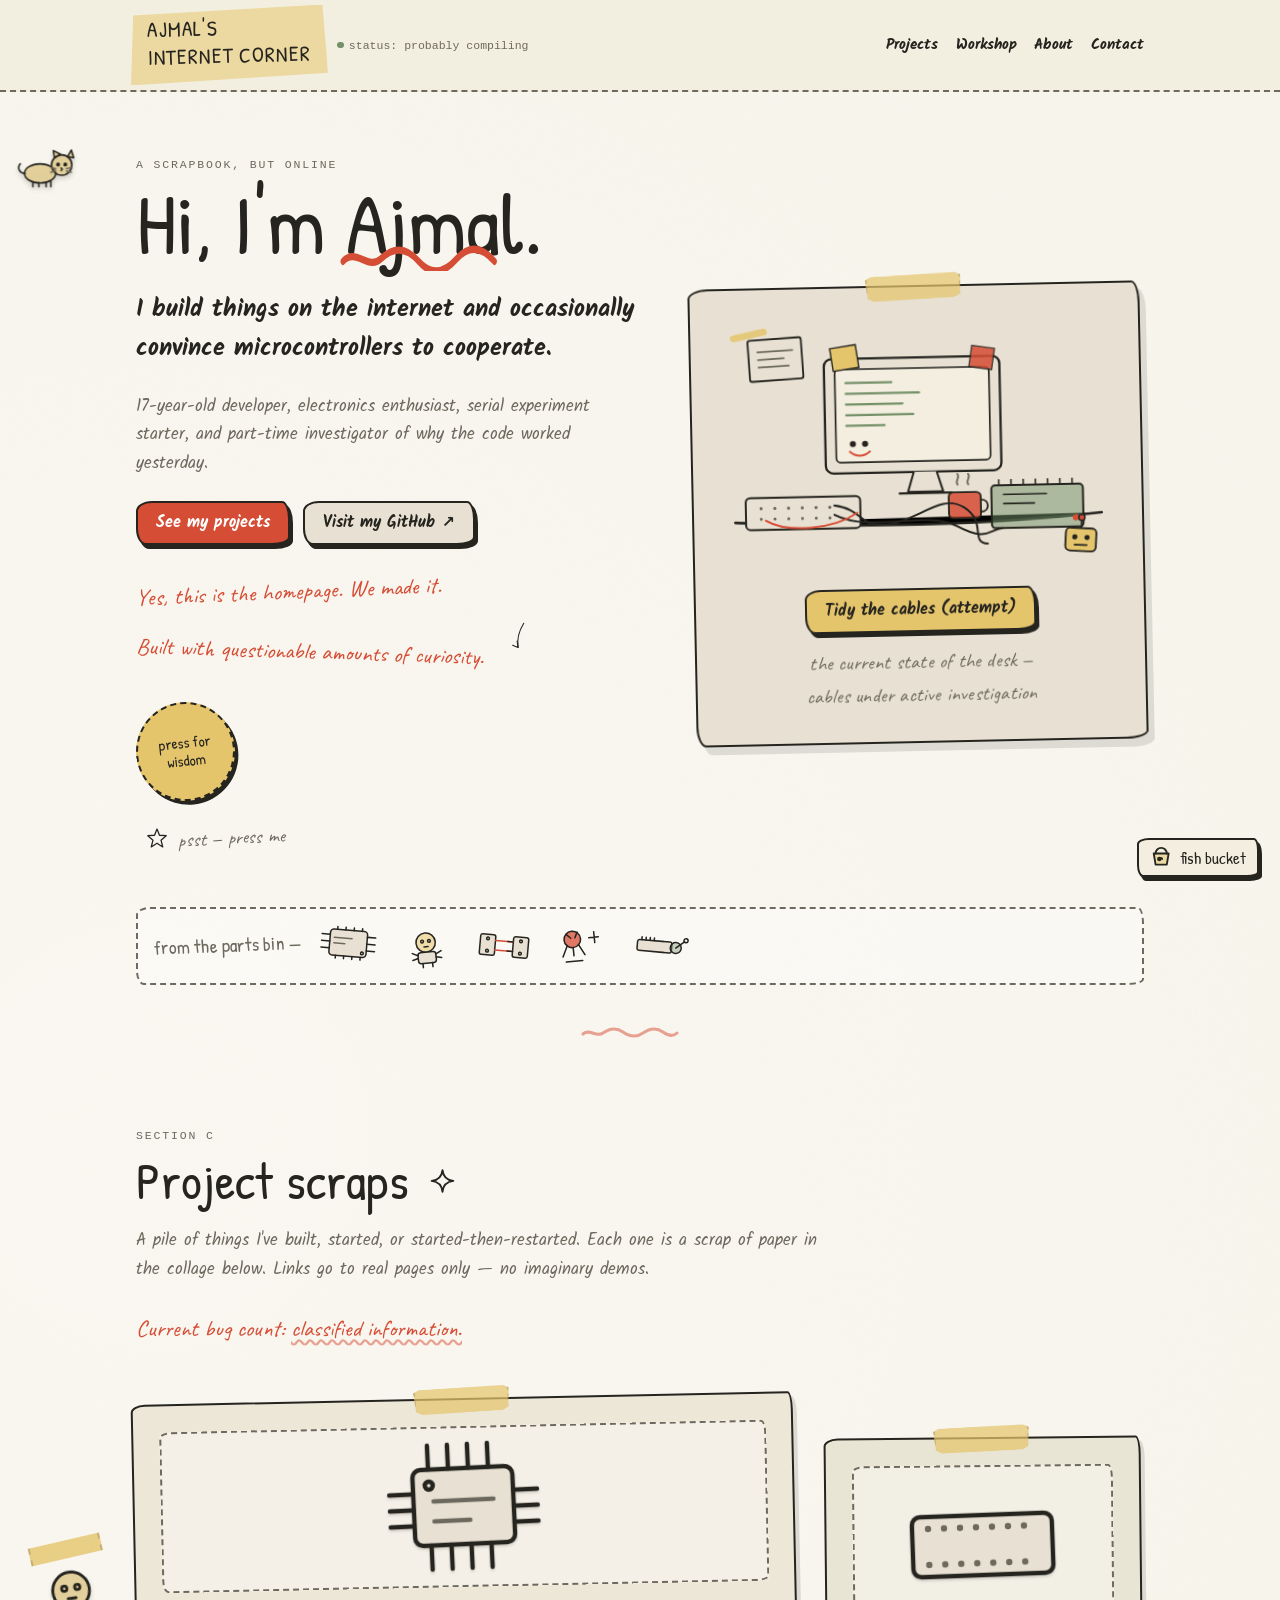
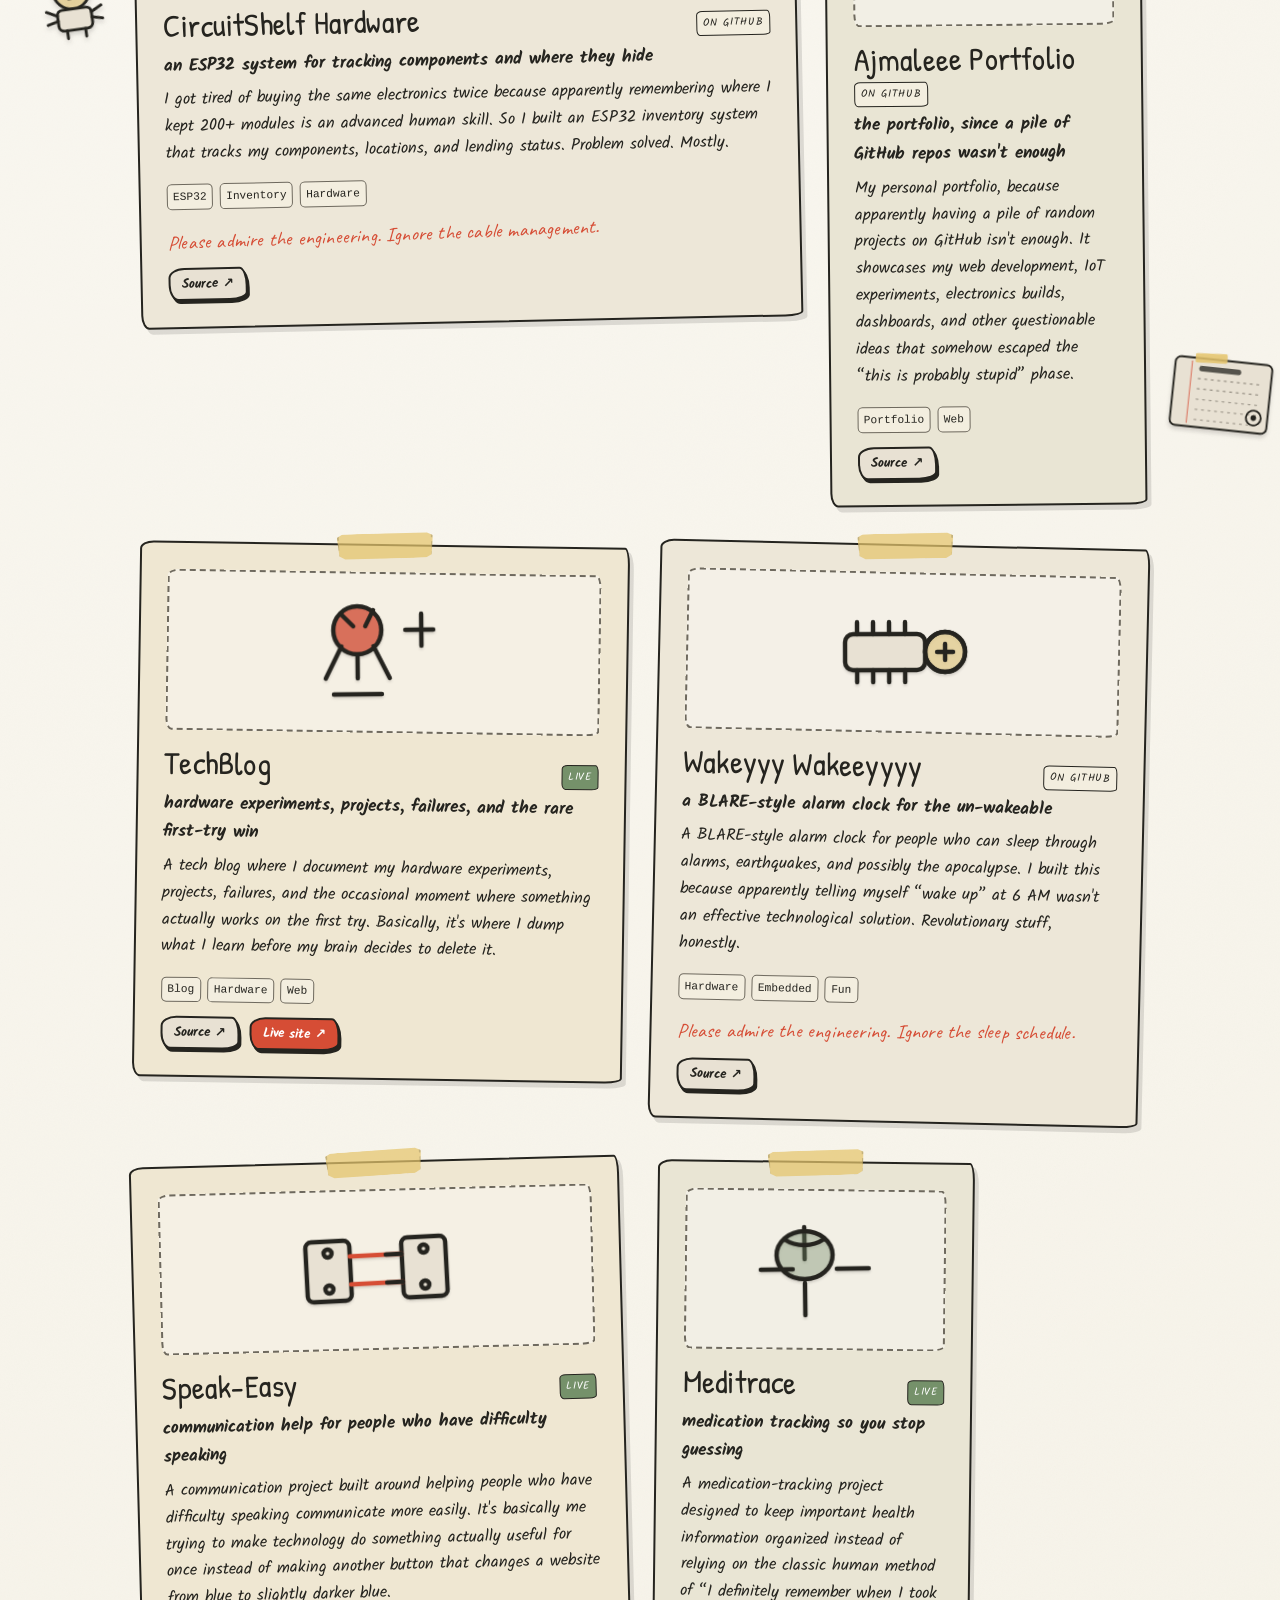
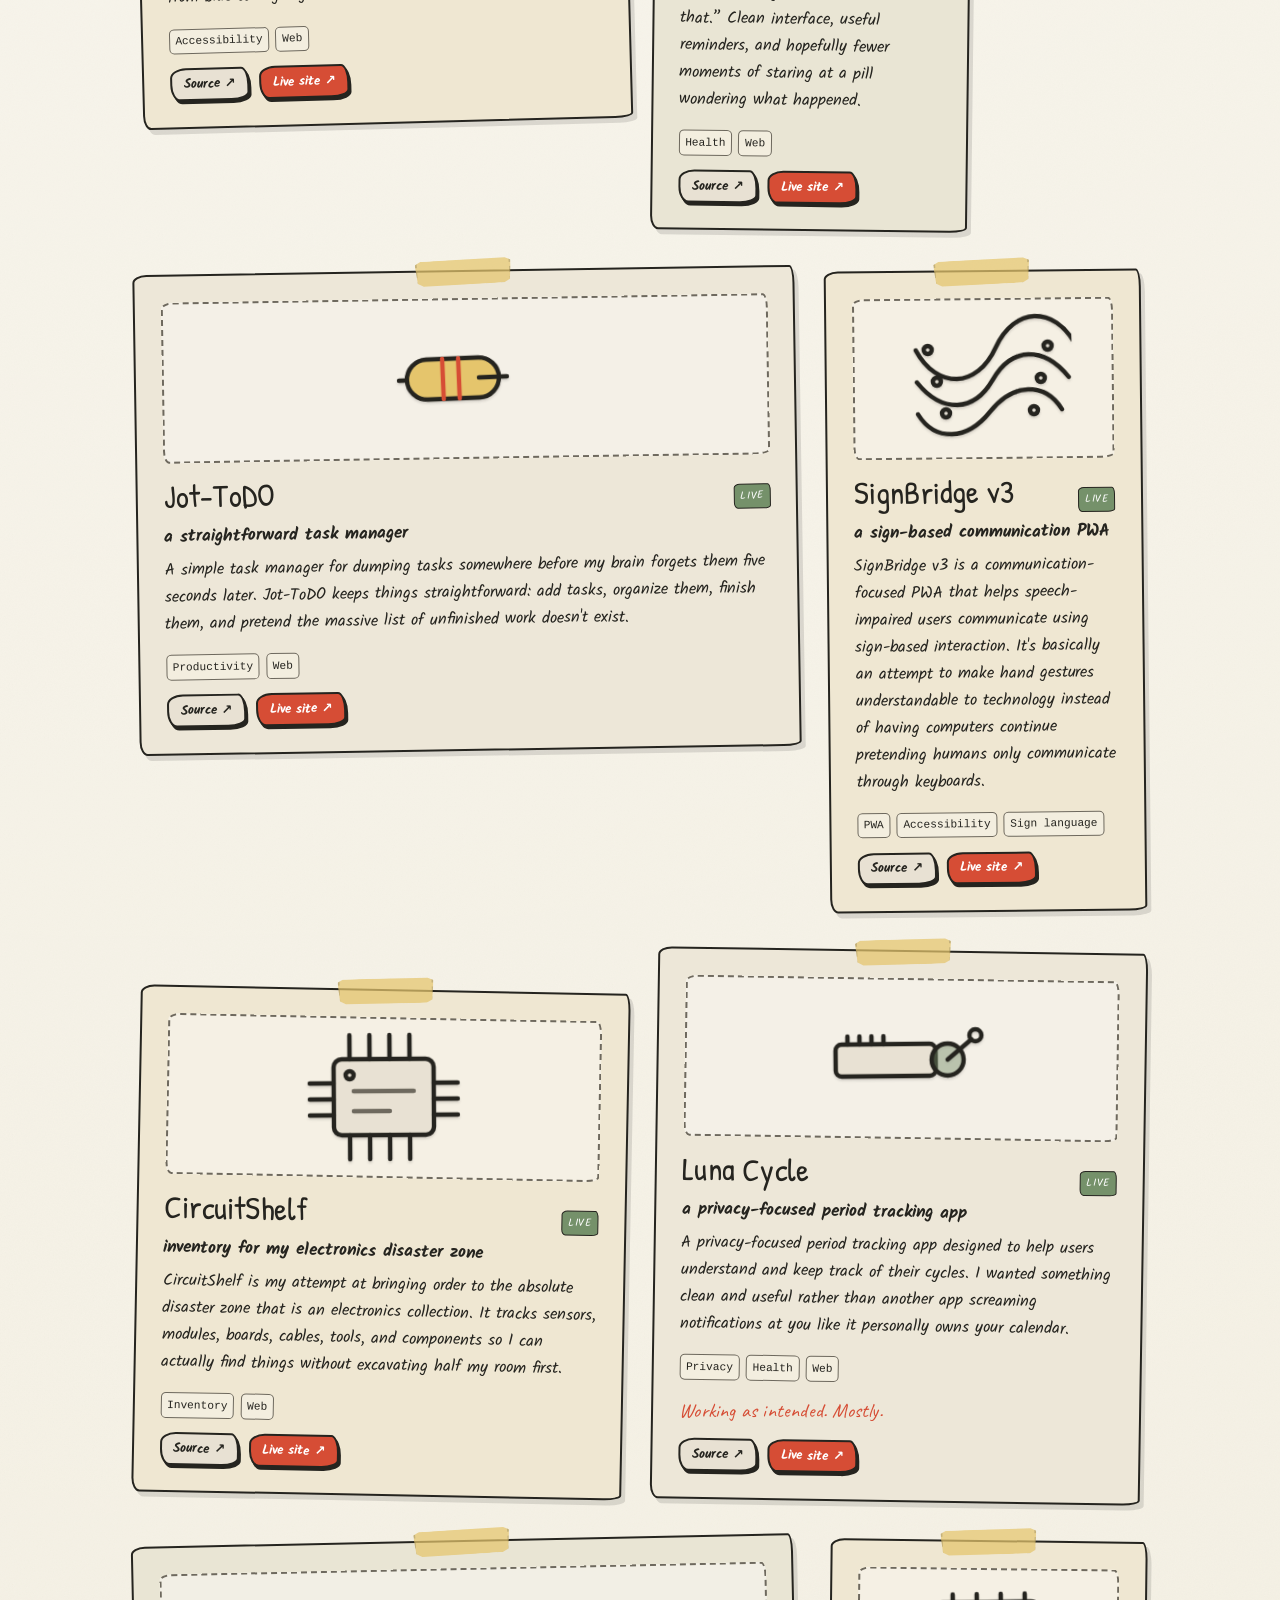
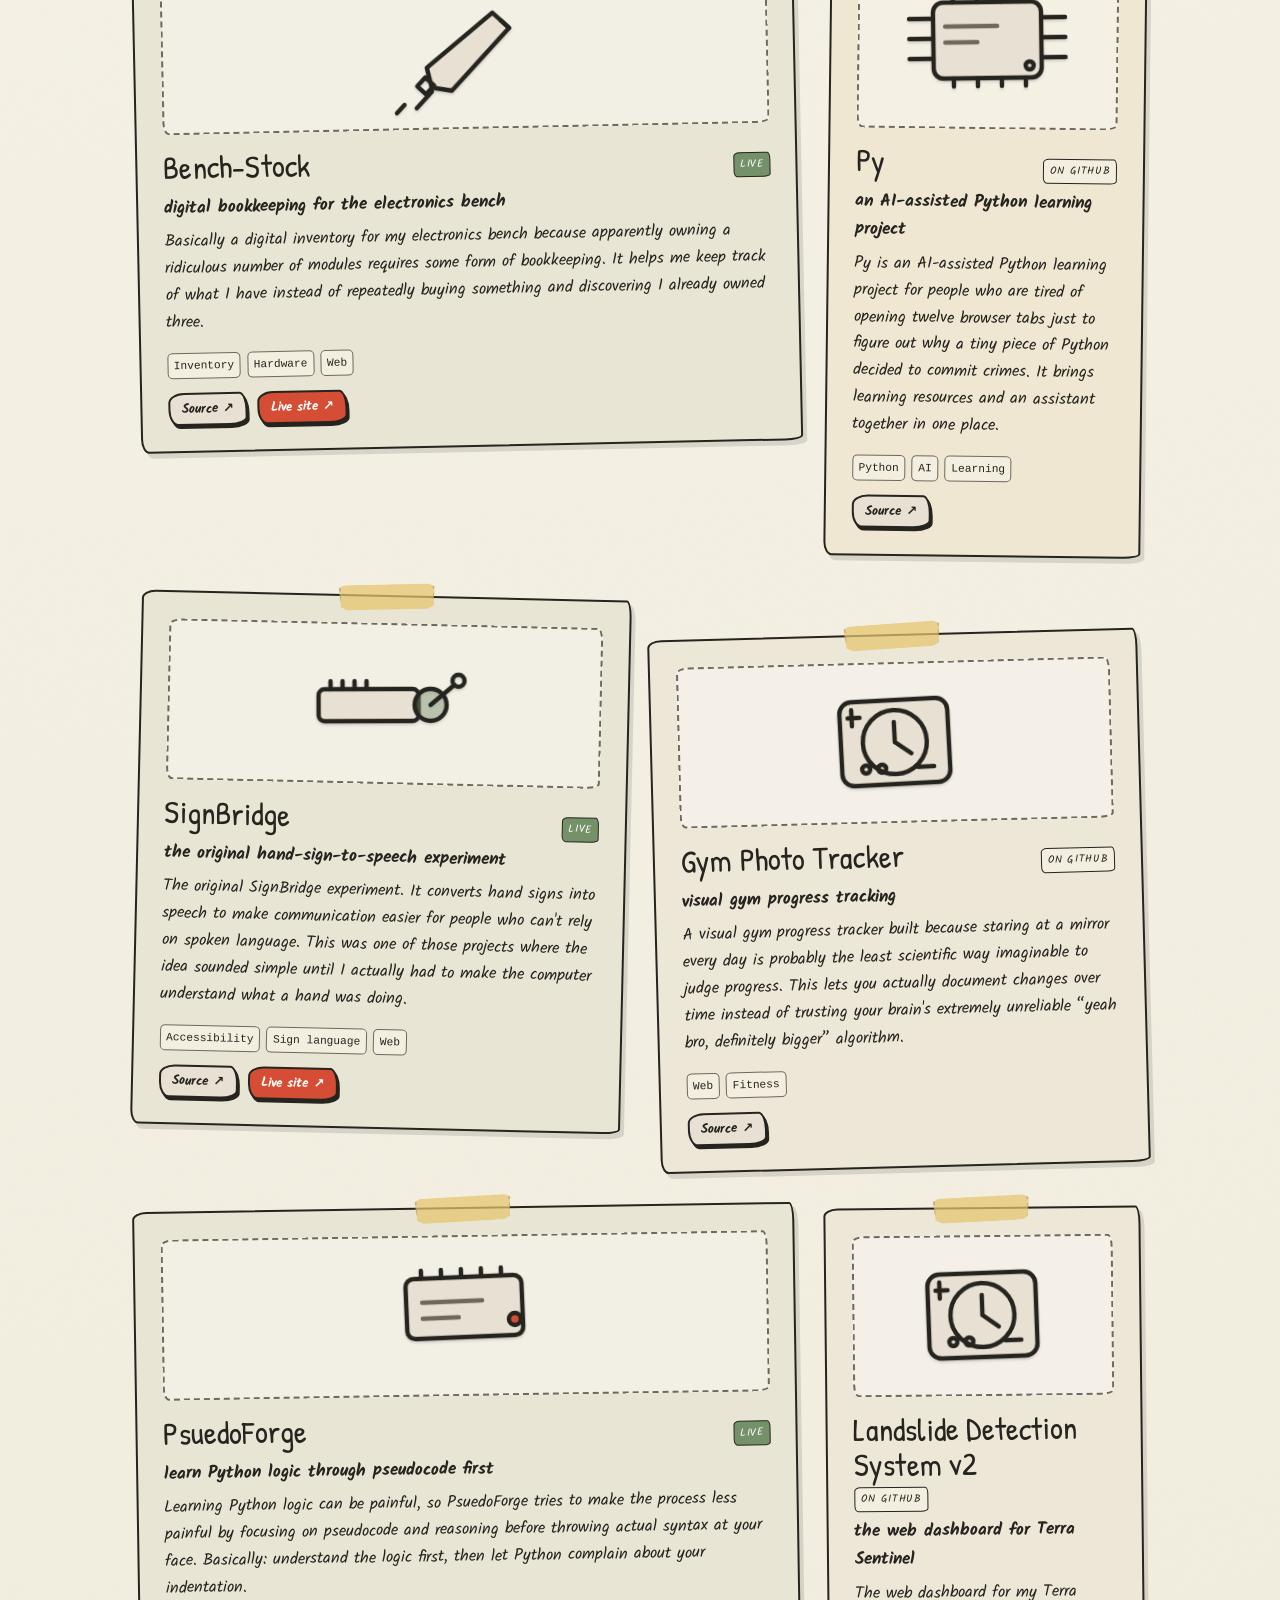
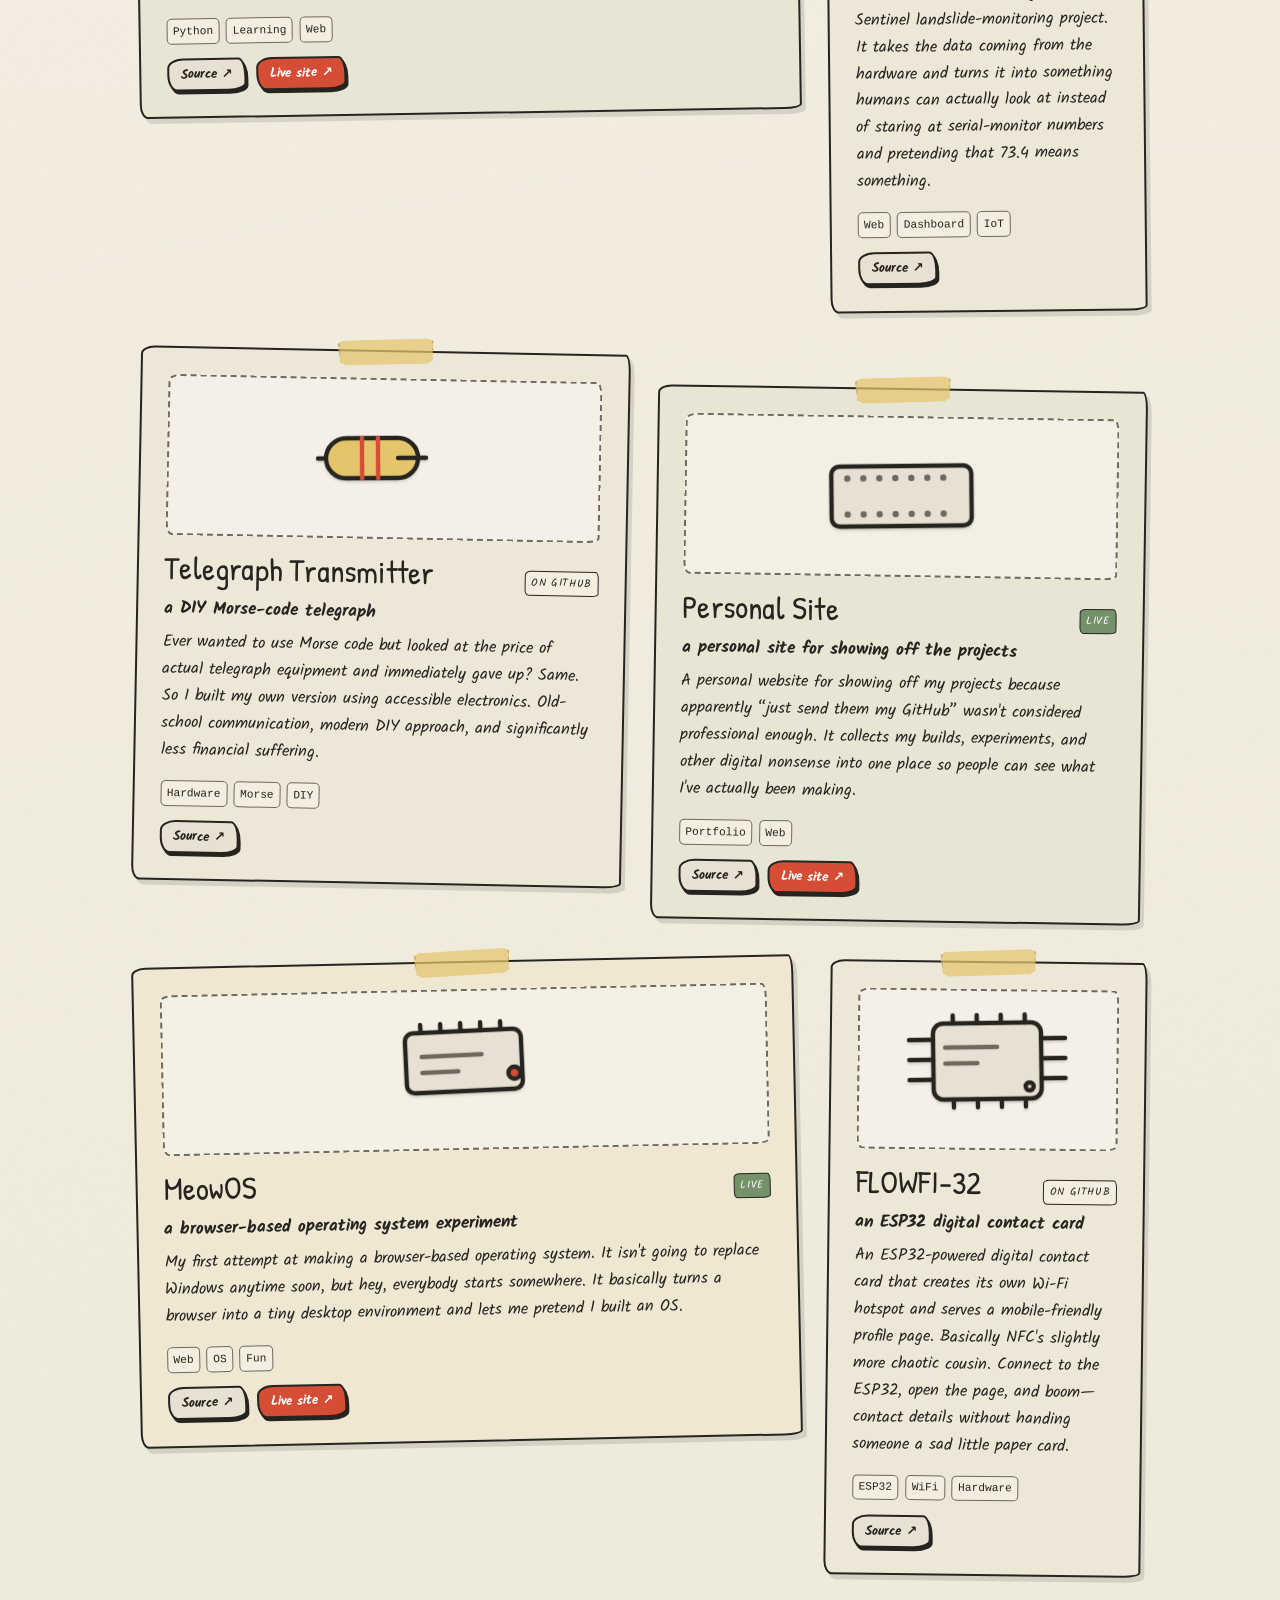
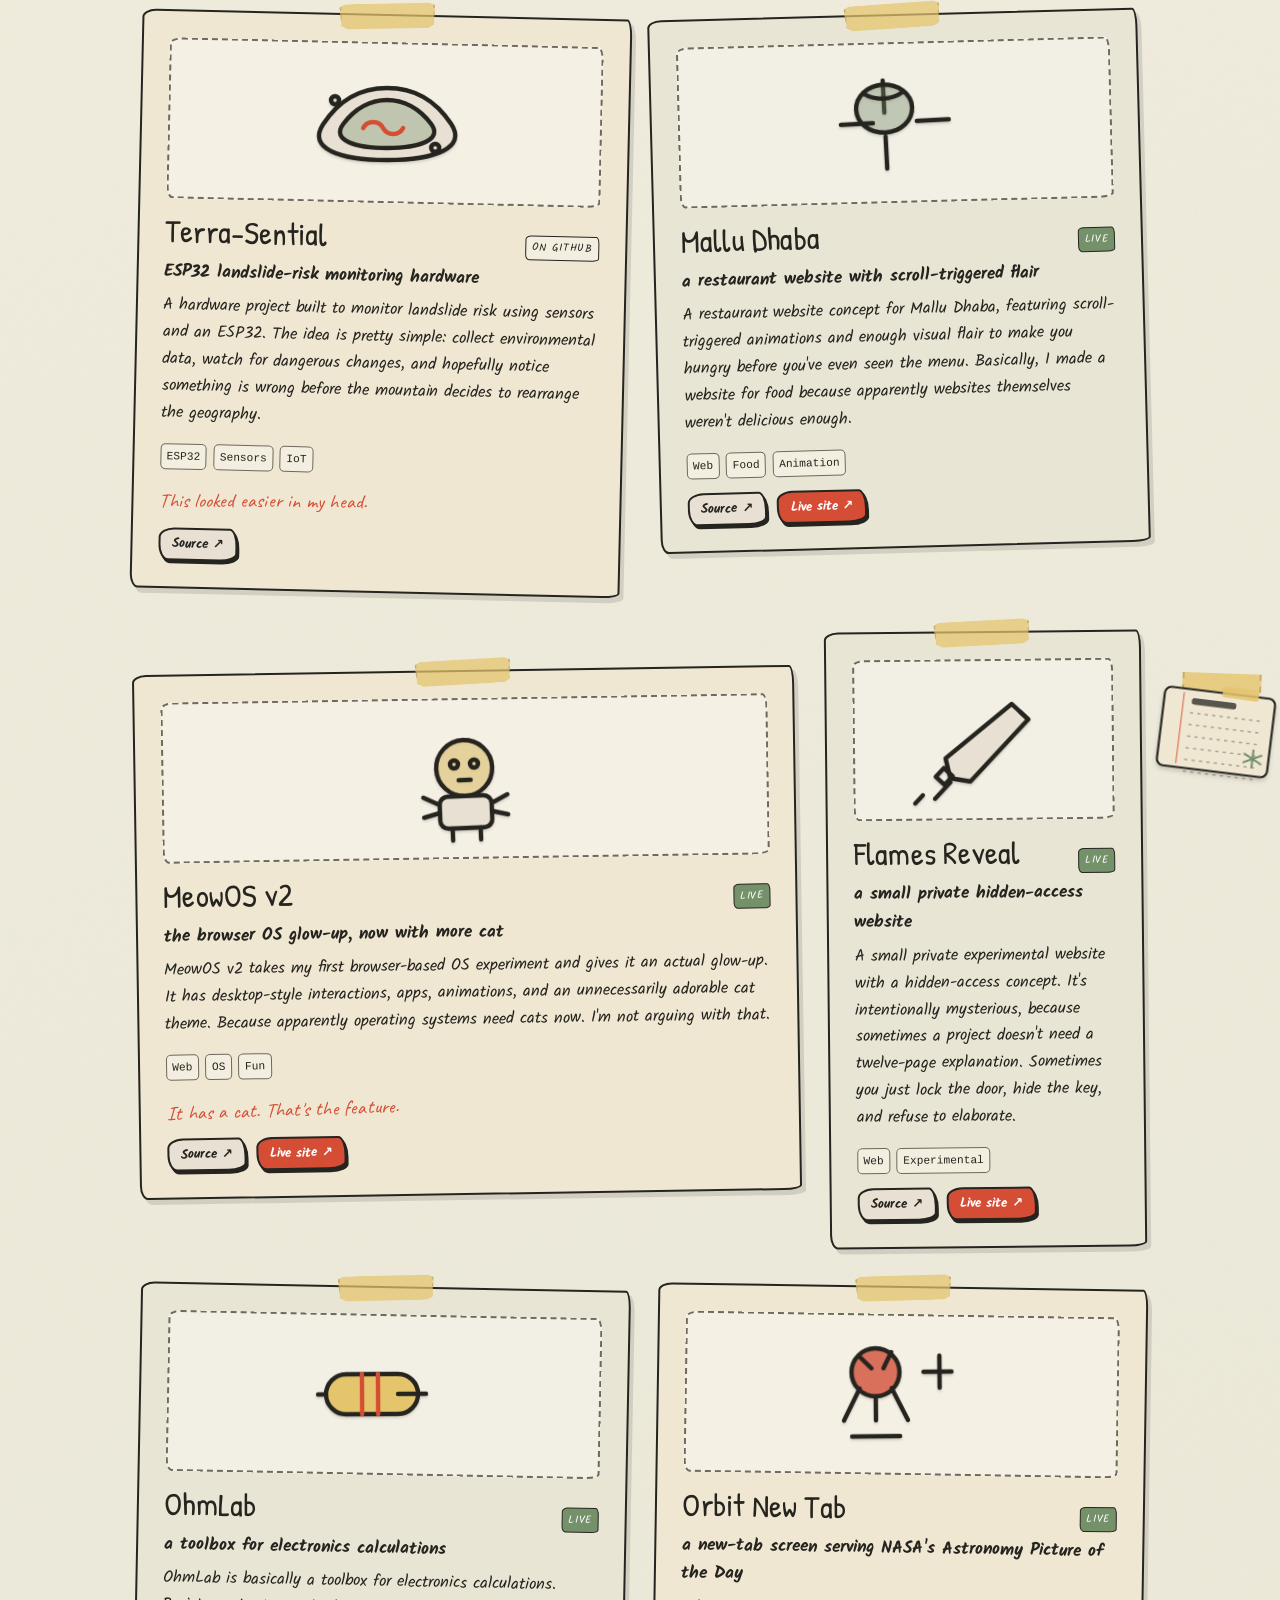
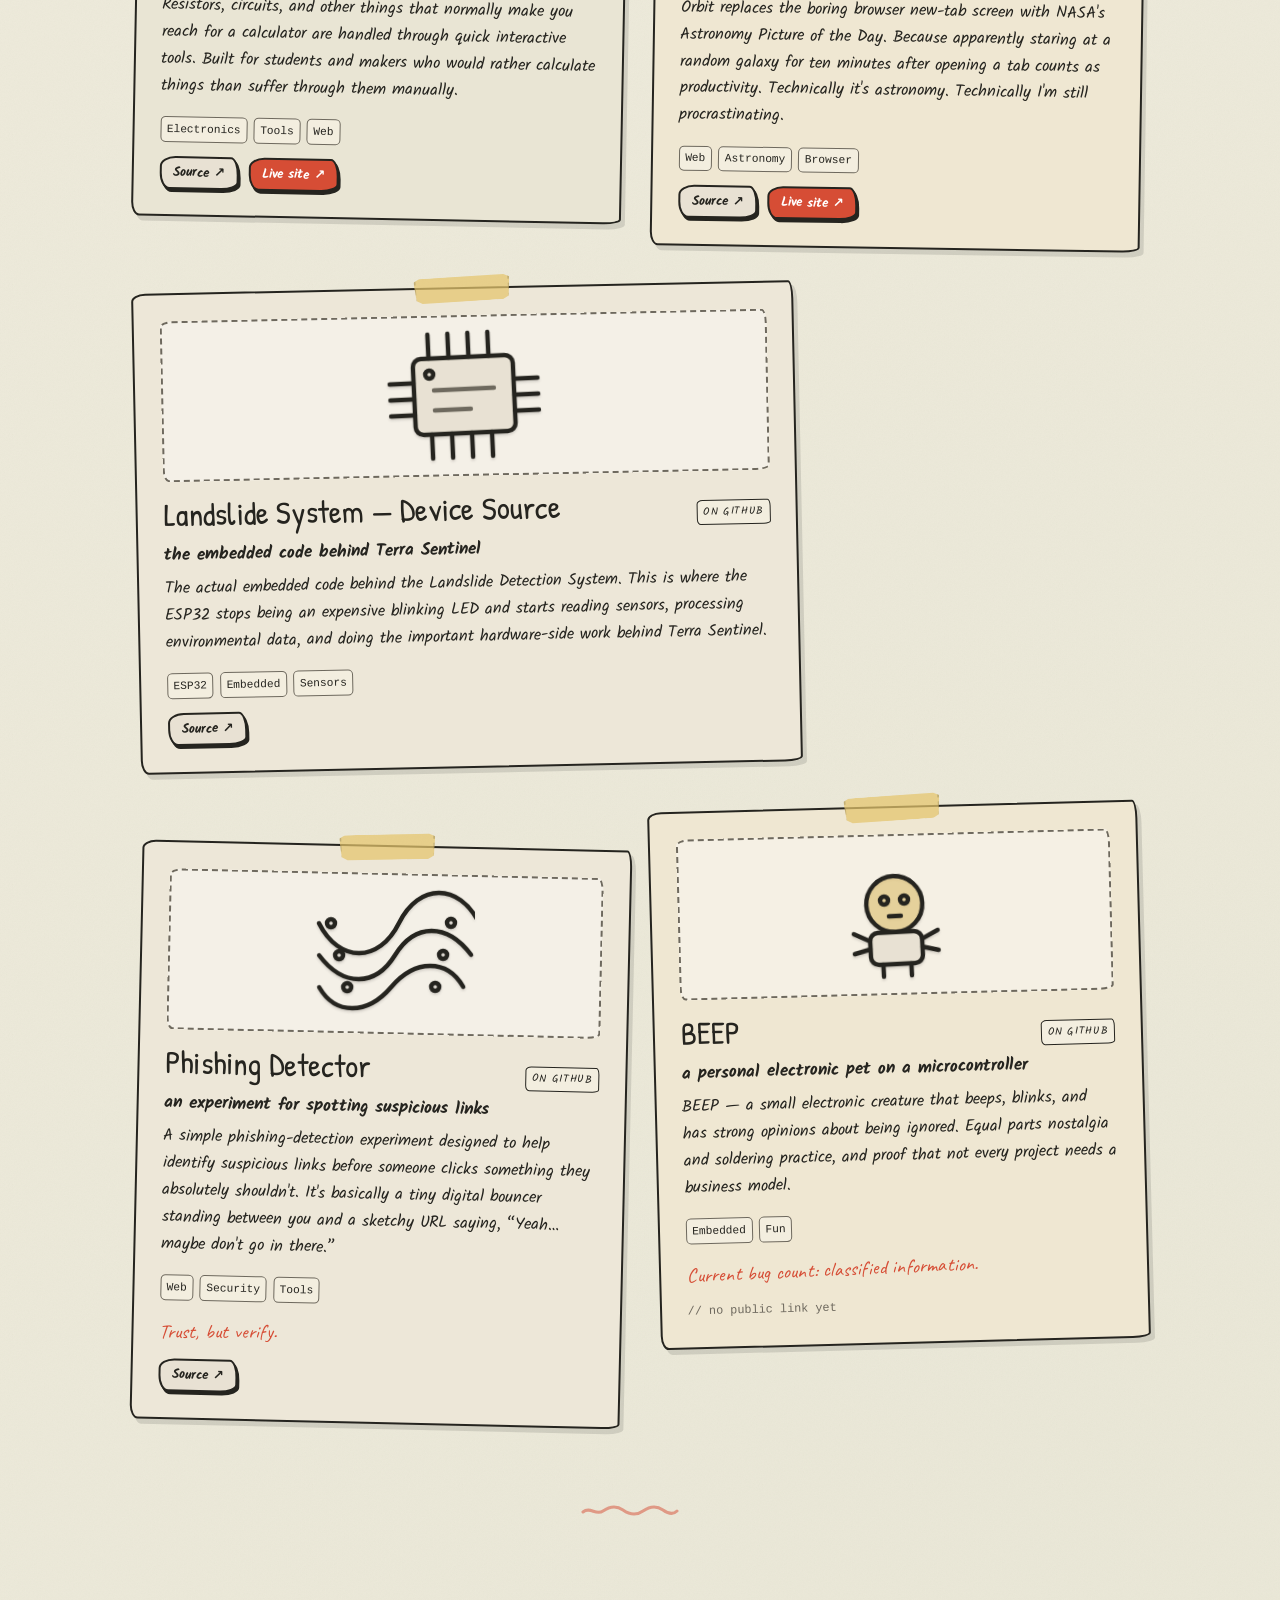
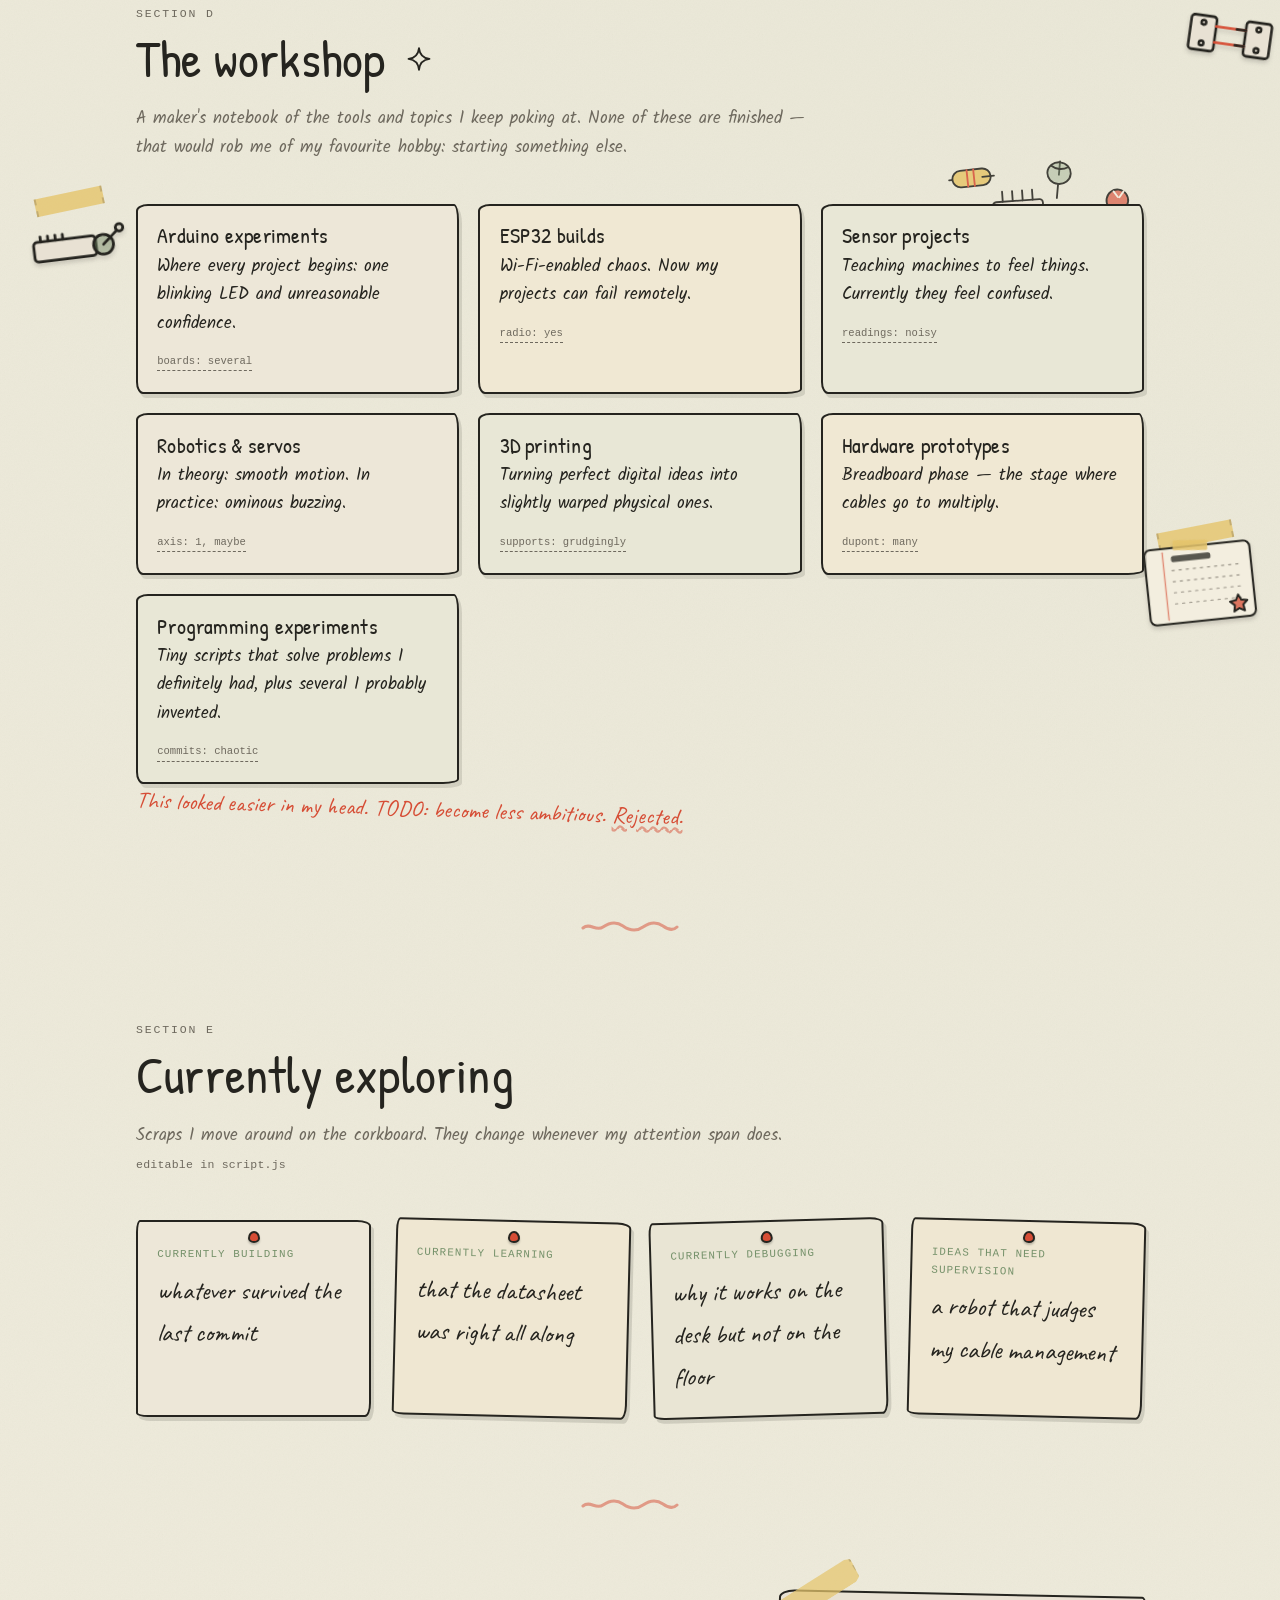
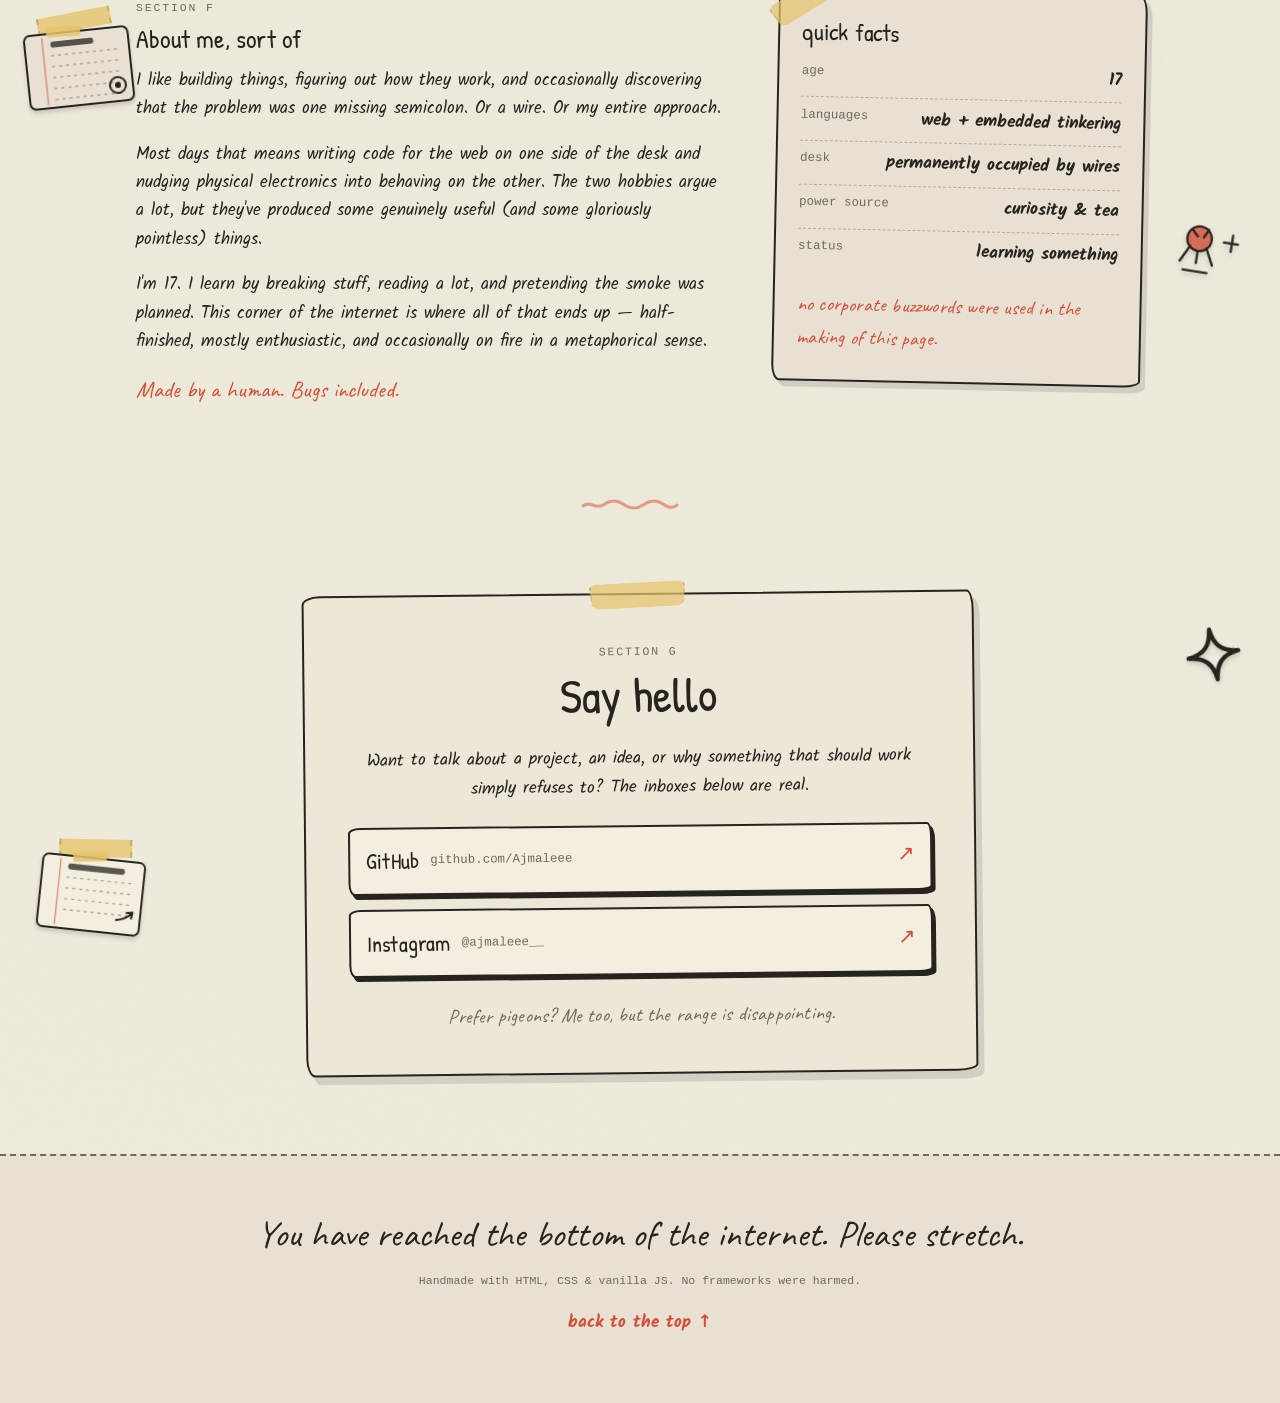
<file: index.html>
<!DOCTYPE html>
<html lang="en">
<head>
  <meta charset="UTF-8" />
  <meta name="viewport" content="width=device-width, initial-scale=1" />
  <meta name="color-scheme" content="light" />
  <meta name="theme-color" content="#F3EEDF" />

  <title>Ajmal's Internet Corner — projects, electronics &amp; mild chaos</title>
  <meta name="description" content="The handmade internet corner of Ajmal: a 17-year-old web developer and electronics enthusiast. Project scraps, workshop notes, fiddly sensors, and wiring that mostly works." />
  <meta name="author" content="Ajmal" />
  <meta name="robots" content="index, follow" />

  <!-- Social sharing. Replace the og:url / og:image with real values once the domain is live. -->
  <meta property="og:type" content="website" />
  <meta property="og:title" content="Ajmal's Internet Corner" />
  <meta property="og:description" content="Projects, electronics experiments, and questionable amounts of curiosity." />
  <meta property="og:site_name" content="Ajmal's Internet Corner" />
  <meta name="twitter:card" content="summary_large_image" />
  <meta name="twitter:title" content="Ajmal's Internet Corner" />
  <meta name="twitter:description" content="Projects, electronics experiments, and questionable amounts of curiosity." />
  <!-- TODO: add <link rel="canonical" href="https://YOUR-DOMAIN/"> and og:image once the final domain is known. -->

  <link rel="icon" href="favicon.svg" type="image/svg+xml" />
  <link rel="apple-touch-icon" href="favicon.svg" />

  <link rel="preconnect" href="https://fonts.googleapis.com" />
  <link rel="preconnect" href="https://fonts.gstatic.com" crossorigin />
  <link href="https://fonts.googleapis.com/css2?family=Patrick+Hand&family=Kalam:wght@300;400;700&family=Caveat:wght@500;700&display=swap" rel="stylesheet" />

  <link rel="stylesheet" href="style.css" />
  <script src="script.js" defer></script>

  <script type="application/ld+json">
  {
    "@context": "https://schema.org",
    "@type": "Person",
    "name": "Ajmal",
    "description": "17-year-old web developer and electronics enthusiast.",
    "sameAs": [
      "https://github.com/Ajmaleee",
      "https://www.instagram.com/ajmaleee__/"
    ]
  }
  </script>
</head>
<body id="top">
  <a class="skip-link" href="#main">Skip to content</a>

  <!-- ============ HEADER ============ -->
  <header class="site-header" id="site-header">
    <div class="wrap header-inner">
      <a class="logo" href="#top" aria-label="Ajmal's Internet Corner — back to the top">
        <span class="logo-tape" aria-hidden="true"></span>
        <span class="logo-text">AJMAL'S<br />INTERNET CORNER</span>
      </a>

      <p class="status mono" aria-label="Site status">
        <span class="status-dot" aria-hidden="true"></span>
        status: probably compiling
      </p>

      <button
        class="nav-toggle"
        type="button"
        aria-expanded="false"
        aria-controls="primary-nav"
        aria-label="Open navigation menu"
      >
        <span class="nav-toggle-bars" aria-hidden="true"></span>
        <span class="nav-toggle-text">menu</span>
      </button>

      <nav id="primary-nav" class="primary-nav" aria-label="Main">
        <ul>
          <li><a href="#projects">Projects</a></li>
          <li><a href="#workshop">Workshop</a></li>
          <li><a href="#about">About</a></li>
          <li><a href="#contact">Contact</a></li>
        </ul>
      </nav>
    </div>
  </header>

  <main id="main">

    <!-- ============ HERO ============ -->
    <section class="hero" aria-labelledby="hero-title">
      <div class="wrap hero-grid">

        <div class="hero-copy">
          <p class="eyebrow mono">a scrapbook, but online</p>

          <h1 id="hero-title" class="hand">Hi, I'm <span class="scribble">Ajmal</span>.</h1>

          <p class="hero-lead">
            I build things on the internet and occasionally convince microcontrollers to cooperate.
          </p>
          <p class="hero-sub">
            17-year-old developer, electronics enthusiast, serial experiment starter, and part-time
            investigator of why the code worked yesterday.
          </p>

          <div class="hero-actions">
            <a class="btn btn-primary" href="#projects">See my projects</a>
            <a
              class="btn btn-ghost"
              href="https://github.com/Ajmaleee"
              target="_blank"
              rel="noopener"
            >Visit my GitHub <span aria-hidden="true">&#8599;</span></a>
          </div>

          <div class="hero-notes">
            <p class="annotation rotate-l">Yes, this is the homepage. We made it.</p>
            <p class="annotation rotate-r">Built with questionable amounts of curiosity.</p>
            <img class="inline-doodle rotate-arrow" src="assets/doodles/arrow.svg" alt="" width="46" height="46" aria-hidden="true" />
          </div>

          <p class="hero-sticker">
            <button
              class="sticker"
              type="button"
              id="sticker"
              aria-describedby="sticker-msg"
            >
              <span id="sticker-label" class="hand">press for wisdom</span>
            </button>
            <span id="sticker-msg" class="sr-only" role="status" aria-live="polite"></span>
          </p>

          <p class="hero-secret">
            <button
              class="doodle-btn"
              type="button"
              id="secret-doodle"
              aria-expanded="false"
              aria-controls="secret-note"
              aria-label="A small doodle. Press it and see what happens."
            >
              <img src="assets/doodles/star.svg" alt="" width="26" height="26" />
              <span class="doodle-hint hand">psst — press me</span>
            </button>
            <span id="secret-note" class="secret-note hand" hidden>
              You found the secret note. It says: "have you tried turning it off and on again?"
              Also, you have excellent taste in clicking things.
            </span>
          </p>
        </div>

        <figure class="hero-figure">
          <span class="tape tape--top" aria-hidden="true"></span>

          <!-- Original hand-drawn scene. The cables are interactive (see cable toggle). -->
          <svg
            class="hero-art"
            id="hero-art"
            viewBox="0 0 520 340"
            role="img"
            aria-labelledby="heroArtTitle heroArtDesc"
          >
            <title id="heroArtTitle">A doodle of my desk</title>
            <desc id="heroArtDesc">Hand-drawn illustration: a monitor running code, a breadboard with tangled jumper wires, an Arduino board, a coffee mug, and sticky notes.</desc>

            <!-- wall poster -->
            <g transform="rotate(-3 80 60)">
              <rect x="42" y="30" width="70" height="54" rx="3" fill="#E8E1D3" stroke="#25241F" stroke-width="2.4"/>
              <path d="M54 46h46M54 56h34M54 66h40" stroke="#6E695E" stroke-width="2.2" stroke-linecap="round"/>
              <path d="M64 20l-40 6" stroke="#E5C56C" stroke-width="9" stroke-linecap="round" opacity="0.85"/>
            </g>

            <!-- monitor -->
            <g>
              <rect x="140" y="58" width="230" height="150" rx="10" fill="#E8E1D3" stroke="#25241F" stroke-width="3"/>
              <rect x="154" y="72" width="202" height="122" rx="6" fill="#F3EEDF" stroke="#25241F" stroke-width="2.2"/>
              <path d="M168 90h60M168 104h96M168 118h74M168 132h88M168 146h50" stroke="#75916A" stroke-width="3" stroke-linecap="round"/>
              <circle cx="176" cy="170" r="4" fill="#25241F"/>
              <circle cx="192" cy="170" r="4" fill="#25241F"/>
              <path d="M172 180c8 7 18 7 26 0" stroke="#D64D35" stroke-width="2.6" fill="none" stroke-linecap="round"/>
              <path d="M255 208l-8 26h46l-8-26" fill="#E8E1D3" stroke="#25241F" stroke-width="2.6" stroke-linejoin="round"/>
              <path d="M236 236h68" stroke="#25241F" stroke-width="3" stroke-linecap="round"/>
              <!-- sticky notes -->
              <rect x="150" y="42" width="34" height="30" fill="#E5C56C" stroke="#25241F" stroke-width="1.8" transform="rotate(-8 167 57)"/>
              <rect x="332" y="46" width="30" height="28" fill="#D64D35" opacity="0.85" stroke="#25241F" stroke-width="1.8" transform="rotate(9 347 60)"/>
            </g>

            <!-- desk -->
            <path d="M20 270c150 10 340 10 480-4" stroke="#25241F" stroke-width="3.4" stroke-linecap="round"/>

            <!-- breadboard -->
            <g>
              <rect x="34" y="238" width="150" height="42" rx="6" fill="#E8E1D3" stroke="#25241F" stroke-width="2.6"/>
              <g fill="#6E695E">
                <circle cx="54" cy="252" r="2"/><circle cx="72" cy="252" r="2"/><circle cx="90" cy="252" r="2"/>
                <circle cx="108" cy="252" r="2"/><circle cx="126" cy="252" r="2"/><circle cx="144" cy="252" r="2"/>
                <circle cx="54" cy="266" r="2"/><circle cx="72" cy="266" r="2"/><circle cx="90" cy="266" r="2"/>
                <circle cx="108" cy="266" r="2"/><circle cx="126" cy="266" r="2"/><circle cx="144" cy="266" r="2"/>
              </g>
            </g>

            <!-- Arduino board -->
            <g>
              <rect x="356" y="228" width="120" height="56" rx="5" fill="#75916A" fill-opacity="0.5" stroke="#25241F" stroke-width="2.6"/>
              <path d="M372 240h56M372 252h40" stroke="#25241F" stroke-width="2.2" stroke-linecap="round"/>
              <g stroke="#25241F" stroke-width="2">
                <path d="M366 228v-8M382 228v-8M398 228v-8M414 228v-8M430 228v-8M446 228v-8M462 228v-8"/>
              </g>
              <circle cx="466" cy="272" r="4" fill="#D64D35"/>
            </g>

            <!-- coffee mug -->
            <g>
              <rect x="300" y="236" width="42" height="34" rx="6" fill="#D64D35" fill-opacity="0.85" stroke="#25241F" stroke-width="2.4"/>
              <path d="M342 246c12 0 12 16 0 16" fill="none" stroke="#25241F" stroke-width="2.4" stroke-linecap="round"/>
              <path d="M312 226c-4-6 4-8 0-14M326 226c-4-6 4-8 0-14" stroke="#6E695E" stroke-width="2.4" fill="none" stroke-linecap="round"/>
            </g>

            <!-- MESSY cables (default) -->
            <g class="cable cable--messy" fill="none" stroke="#25241F" stroke-width="2.6" stroke-linecap="round">
              <path d="M150 250c40 6 30 30 70 26s70-40 100-20 6 46 30 48"/>
              <path d="M150 262c50 26 120-4 160 18s40 6 60 4"/>
              <path d="M180 260c-30 20-90 26-120 8" stroke="#D64D35"/>
            </g>

            <!-- TIDY cables (hidden until toggled) -->
            <g class="cable cable--tidy" fill="none" stroke="#25241F" stroke-width="2.6" stroke-linecap="round">
              <path d="M150 250c50 0 60 22 110 22"/>
              <path d="M150 262c50 0 70 10 110 10"/>
              <path d="M180 260c-20 0-40 6-80 6" stroke="#D64D35"/>
            </g>

            <!-- tiny robot -->
            <g transform="rotate(4 470 300)">
              <rect x="452" y="286" width="40" height="30" rx="6" fill="#E5C56C" stroke="#25241F" stroke-width="2.4"/>
              <circle cx="464" cy="298" r="3.4" fill="#25241F"/>
              <circle cx="480" cy="298" r="3.4" fill="#25241F"/>
              <path d="M464 308h16" stroke="#25241F" stroke-width="2.2" stroke-linecap="round"/>
              <path d="M472 286v-10" stroke="#25241F" stroke-width="2.2"/>
              <circle cx="472" cy="272" r="4" fill="#D64D35" stroke="#25241F" stroke-width="2"/>
            </g>
          </svg>

          <button
            class="cable-toggle btn btn-sticker"
            type="button"
            id="cable-toggle"
            aria-pressed="false"
          >
            Tidy the cables (attempt)
          </button>

          <figcaption class="hero-caption hand">
            the current state of the desk — <span class="nowrap">cables under active investigation</span>
          </figcaption>
        </figure>

      </div>

      <div class="wrap">
        <div class="parts-strip" aria-hidden="true">
          <span class="hand strip-note">from the parts bin —</span>
          <img src="assets/parts/esp32.svg" alt="" loading="lazy" width="72" height="56">
          <img src="assets/parts/otto.svg" alt="" loading="lazy" width="72" height="56">
          <img src="assets/parts/ultrasonic.svg" alt="" loading="lazy" width="72" height="56">
          <img src="assets/parts/led.svg" alt="" loading="lazy" width="72" height="56">
          <img src="assets/parts/servo.svg" alt="" loading="lazy" width="72" height="56">
        </div>
      </div>
    </section>

    <div class="wrap divider" role="presentation">
      <img src="assets/doodles/squiggle.svg" alt="" width="120" height="16" />
    </div>

    <!-- ============ PROJECTS ============ -->
    <section class="section has-scraps" id="projects" aria-labelledby="projects-title">
      <div class="scrapfield" aria-hidden="true">
        <span class="scrapitem taped" style="--x:1%; --y:5%; --w:118px; --r:-8deg"><img src="assets/parts/otto.svg" alt="" loading="lazy"></span>
        <span class="scrapitem" style="--x:91%; --y:9%; --w:112px; --r:6deg"><img src="assets/scraps/scrap_5.svg" alt="" loading="lazy"></span>
        <span class="scrapitem taped" style="--x:90%; --y:76%; --w:128px; --r:7deg"><img src="assets/scraps/scrap_12.svg" alt="" loading="lazy"></span>
      </div>
      <div class="wrap">
        <header class="section-head">
          <p class="eyebrow mono">section c</p>
          <h2 id="projects-title" class="hand">Project scraps <img class="inline-doodle" src="assets/doodles/sparkle.svg" alt="" width="34" height="34" aria-hidden="true" /></h2>
          <p class="section-intro">
            A pile of things I've built, started, or started-then-restarted. Each one is a scrap of
            paper in the collage below. Links go to real pages only — no imaginary demos.
          </p>
          <p class="annotation annotation--inline">
            Current bug count: <em>classified information.</em>
          </p>
        </header>

        <!-- Projects are rendered by script.js from the PROJECTS data structure. -->
        <div class="collage" id="projects-grid"></div>

        <noscript>
          <div class="noscript-fallback">
            <p class="hand">JavaScript is off. Here's a compact list:</p>
            <ul>
              <li><strong>CircuitShelf Hardware</strong> — <a href="https://github.com/Ajmaleee/CircuitShelf-Hardware">Source</a></li>
              <li><strong>TechBlog</strong> — <a href="https://ajmaleeeblog.pages.dev/blog/">Live</a> · <a href="https://github.com/Ajmaleee/TechBlog">Source</a></li>
              <li><strong>Speak-Easy</strong> — <a href="https://speakeasyv1.pages.dev/">Live</a> · <a href="https://github.com/Ajmaleee/Speak-Easy">Source</a></li>
              <li><strong>Meditrace</strong> — <a href="https://meditracev3.pages.dev/">Live</a> · <a href="https://github.com/Ajmaleee/Meditrace">Source</a></li>
              <li><strong>Jot-ToDO</strong> — <a href="https://jot-todo.pages.dev/">Live</a> · <a href="https://github.com/Ajmaleee/Jot-ToDO">Source</a></li>
              <li><strong>CircuitShelf</strong> — <a href="https://circuitshelf.pages.dev/">Live</a> · <a href="https://github.com/Ajmaleee/CircuitShelf">Source</a></li>
              <li><strong>Bench-Stock</strong> — <a href="https://bench-stock.pages.dev/">Live</a> · <a href="https://github.com/Ajmaleee/Bench-Stock">Source</a></li>
              <li><strong>Luna Cycle</strong> — <a href="https://lunacyclev1.pages.dev/">Live</a> · <a href="https://github.com/Ajmaleee/Luna-Cycle">Source</a></li>
              <li><strong>SignBridge v3</strong> — <a href="https://signbridgev3.pages.dev/">Live</a> · <a href="https://github.com/Ajmaleee/SignBridgev3">Source</a></li>
              <li><strong>PsuedoForge</strong> — <a href="https://psuedoforge.pages.dev/">Live</a> · <a href="https://github.com/Ajmaleee/PsuedoForge">Source</a></li>
              <li><strong>MeowOS</strong> — <a href="https://ajmaleee.github.io/MeowOS/">Live</a> · <a href="https://github.com/Ajmaleee/MeowOS">Source</a></li>
              <li><strong>Personal Site</strong> — <a href="https://cardboardpersonalsite.pages.dev/">Live</a> · <a href="https://github.com/Ajmaleee/personal-site">Source</a></li>
              <li><strong>Mallu Dhaba</strong> — <a href="https://mallu-dhaba.vercel.app/">Live</a> · <a href="https://github.com/Ajmaleee/mallu-dhaba-">Source</a></li>
              <li><strong>MeowOS v2</strong> — <a href="https://ajmaleee.github.io/MeowOS-v2/">Live</a> · <a href="https://github.com/Ajmaleee/MeowOS-v2">Source</a></li>
              <li><strong>OhmLab</strong> — <a href="https://ohmlab.pages.dev/">Live</a> · <a href="https://github.com/Ajmaleee/OhmLab">Source</a></li>
              <li><strong>Orbit New Tab</strong> — <a href="https://ajmaleee.github.io/Orbit-New-Tab/">Live</a> · <a href="https://github.com/Ajmaleee/Orbit-New-Tab">Source</a></li>
              <li><strong>Flames Reveal</strong> — <a href="https://ajmaleee.github.io/Flames-reveal/">Live</a> · <a href="https://github.com/Ajmaleee/Flames-reveal">Source</a></li>
            </ul>
          </div>
        </noscript>
      </div>
    </section>

    <div class="wrap divider" role="presentation">
      <img src="assets/doodles/squiggle.svg" alt="" width="120" height="16" />
    </div>

    <!-- ============ WORKSHOP ============ -->
    <section class="section workshop has-scraps" id="workshop" aria-labelledby="workshop-title">
      <div class="scrapfield" aria-hidden="true">
        <span class="scrapitem taped" style="--x:1.5%; --y:28%; --w:112px; --r:-7deg"><img src="assets/parts/servo.svg" alt="" loading="lazy"></span>
        <span class="scrapitem" style="--x:92%; --y:7%; --w:104px; --r:8deg"><img src="assets/parts/ultrasonic.svg" alt="" loading="lazy"></span>
        <span class="scrapitem taped" style="--x:89%; --y:62%; --w:122px; --r:-6deg"><img src="assets/scraps/scrap_19.svg" alt="" loading="lazy"></span>
      </div>
      <div class="wrap">
        <header class="section-head">
          <p class="eyebrow mono">section d</p>
          <h2 id="workshop-title" class="hand">The workshop <img class="inline-doodle" src="assets/doodles/sparkle.svg" alt="" width="30" height="30" aria-hidden="true" /></h2>
          <p class="section-intro">
            A maker's notebook of the tools and topics I keep poking at. None of these are finished —
            that would rob me of my favourite hobby: starting something else.
          </p>
        </header>

        <div class="workshop-board">
          <img class="workshop-parts" src="assets/images/parts-doodle.svg" alt="" width="240" height="120" />

          <ul class="workshop-list">
            <li class="workshop-note" data-paper="a">
              <h3 class="hand">Arduino experiments</h3>
              <p>Where every project begins: one blinking LED and unreasonable confidence.</p>
              <span class="note-tag mono">boards: several</span>
            </li>
            <li class="workshop-note" data-paper="b">
              <h3 class="hand">ESP32 builds</h3>
              <p>Wi-Fi-enabled chaos. Now my projects can fail remotely.</p>
              <span class="note-tag mono">radio: yes</span>
            </li>
            <li class="workshop-note" data-paper="c">
              <h3 class="hand">Sensor projects</h3>
              <p>Teaching machines to feel things. Currently they feel confused.</p>
              <span class="note-tag mono">readings: noisy</span>
            </li>
            <li class="workshop-note" data-paper="a">
              <h3 class="hand">Robotics &amp; servos</h3>
              <p>In theory: smooth motion. In practice: ominous buzzing.</p>
              <span class="note-tag mono">axis: 1, maybe</span>
            </li>
            <li class="workshop-note" data-paper="c">
              <h3 class="hand">3D printing</h3>
              <p>Turning perfect digital ideas into slightly warped physical ones.</p>
              <span class="note-tag mono">supports: grudgingly</span>
            </li>
            <li class="workshop-note" data-paper="b">
              <h3 class="hand">Hardware prototypes</h3>
              <p>Breadboard phase — the stage where cables go to multiply.</p>
              <span class="note-tag mono">dupont: many</span>
            </li>
            <li class="workshop-note" data-paper="c">
              <h3 class="hand">Programming experiments</h3>
              <p>Tiny scripts that solve problems I definitely had, plus several I probably invented.</p>
              <span class="note-tag mono">commits: chaotic</span>
            </li>
          </ul>
        </div>

        <p class="annotation annotation--wide rotate-r">
          This looked easier in my head. TODO: become less ambitious. <em>Rejected.</em>
        </p>
      </div>
    </section>

    <div class="wrap divider" role="presentation">
      <img src="assets/doodles/squiggle.svg" alt="" width="120" height="16" />
    </div>

    <!-- ============ CURRENTLY EXPLORING ============ -->
    <section class="section exploring" id="exploring" aria-labelledby="exploring-title">
      <div class="wrap">
        <header class="section-head">
          <p class="eyebrow mono">section e</p>
          <h2 id="exploring-title" class="hand">Currently exploring</h2>
          <p class="section-intro">
            Scraps I move around on the corkboard. They change whenever my attention span does.
            <span class="mono tiny">editable in script.js</span>
          </p>
        </header>

        <!-- Rendered by script.js from the EXPLORING data structure. -->
        <ul class="pinboard" id="exploring-board"></ul>

        <noscript>
          <p class="hand">Turn JavaScript back on to see my current scraps — or just assume I'm debugging something.</p>
        </noscript>
      </div>
    </section>

    <div class="wrap divider" role="presentation">
      <img src="assets/doodles/squiggle.svg" alt="" width="120" height="16" />
    </div>

    <!-- ============ ABOUT ============ -->
    <section class="section about has-scraps" id="about" aria-labelledby="about-title">
      <div class="scrapfield" aria-hidden="true">
        <span class="scrapitem taped" style="--x:1.5%; --y:18%; --w:120px; --r:-6deg"><img src="assets/scraps/scrap_23.svg" alt="" loading="lazy"></span>
        <span class="scrapitem" style="--x:91%; --y:52%; --w:92px; --r:9deg"><img src="assets/parts/led.svg" alt="" loading="lazy"></span>
      </div>
      <div class="wrap about-grid">
        <div class="about-copy">
          <p class="eyebrow mono">section f</p>
          <h2 id="about-title" class="hand">About me, sort of</h2>

          <p>
            I like building things, figuring out how they work, and occasionally discovering that the
            problem was one missing semicolon. Or a wire. Or my entire approach.
          </p>
          <p>
            Most days that means writing code for the web on one side of the desk and nudging physical
            electronics into behaving on the other. The two hobbies argue a lot, but they've produced
            some genuinely useful (and some gloriously pointless) things.
          </p>
          <p>
            I'm 17. I learn by breaking stuff, reading a lot, and pretending the smoke was planned.
            This corner of the internet is where all of that ends up — half-finished, mostly
            enthusiastic, and occasionally on fire in a metaphorical sense.
          </p>

          <p class="annotation">Made by a human. Bugs included.</p>
        </div>

        <aside class="about-card" aria-label="Quick facts">
          <span class="tape tape--corner" aria-hidden="true"></span>
          <h3 class="hand">quick facts</h3>
          <dl>
            <div><dt class="mono">age</dt><dd>17</dd></div>
            <div><dt class="mono">languages</dt><dd>web + embedded tinkering</dd></div>
            <div><dt class="mono">desk</dt><dd>permanently occupied by wires</dd></div>
            <div><dt class="mono">power source</dt><dd>curiosity &amp; tea</dd></div>
            <div><dt class="mono">status</dt><dd>learning something</dd></div>
          </dl>
          <p class="about-card-note hand">no corporate buzzwords were used in the making of this page.</p>
        </aside>
      </div>
    </section>

    <div class="wrap divider" role="presentation">
      <img src="assets/doodles/squiggle.svg" alt="" width="120" height="16" />
    </div>

    <!-- ============ CONTACT ============ -->
    <section class="section contact has-scraps" id="contact" aria-labelledby="contact-title">
      <div class="scrapfield" aria-hidden="true">
        <span class="scrapitem taped" style="--x:2.5%; --y:52%; --w:118px; --r:6deg"><img src="assets/scraps/scrap_28.svg" alt="" loading="lazy"></span>
        <span class="scrapitem" style="--x:92%; --y:16%; --w:72px; --r:-10deg"><img src="assets/doodles/sparkle.svg" alt="" loading="lazy"></span>
      </div>
      <div class="wrap">
        <div class="contact-note">
          <span class="tape tape--top" aria-hidden="true"></span>
          <p class="eyebrow mono">section g</p>
          <h2 id="contact-title" class="hand">Say hello</h2>
          <p>
            Want to talk about a project, an idea, or why something that should work simply refuses
            to? The inboxes below are real.
          </p>

          <ul class="contact-links">
            <li>
              <a class="contact-link" href="https://github.com/Ajmaleee" target="_blank" rel="noopener">
                <span class="contact-link-label hand">GitHub</span>
                <span class="mono contact-link-url">github.com/Ajmaleee</span>
                <span class="contact-link-arrow" aria-hidden="true">&#8599;</span>
              </a>
            </li>
            <li>
              <a class="contact-link" href="https://www.instagram.com/ajmaleee__/" target="_blank" rel="noopener">
                <span class="contact-link-label hand">Instagram</span>
                <span class="mono contact-link-url">@ajmaleee__</span>
                <span class="contact-link-arrow" aria-hidden="true">&#8599;</span>
              </a>
            </li>
          </ul>

          <p class="contact-riddle hand">Prefer pigeons? Me too, but the range is disappointing.</p>
        </div>
      </div>
    </section>

  </main>

  <!-- ============ FOOTER ============ -->
  <footer class="site-footer">
    <div class="wrap footer-inner">
      <p class="footer-line hand">
        You have reached the bottom of the internet. Please stretch.
      </p>
      <p class="footer-meta mono">
        Handmade with HTML, CSS &amp; vanilla JS. No frameworks were harmed.
      </p>
      <p class="footer-top">
        <a href="#top">back to the top &#8593;</a>
      </p>
    </div>
  </footer>

</body>
</html>
</file>
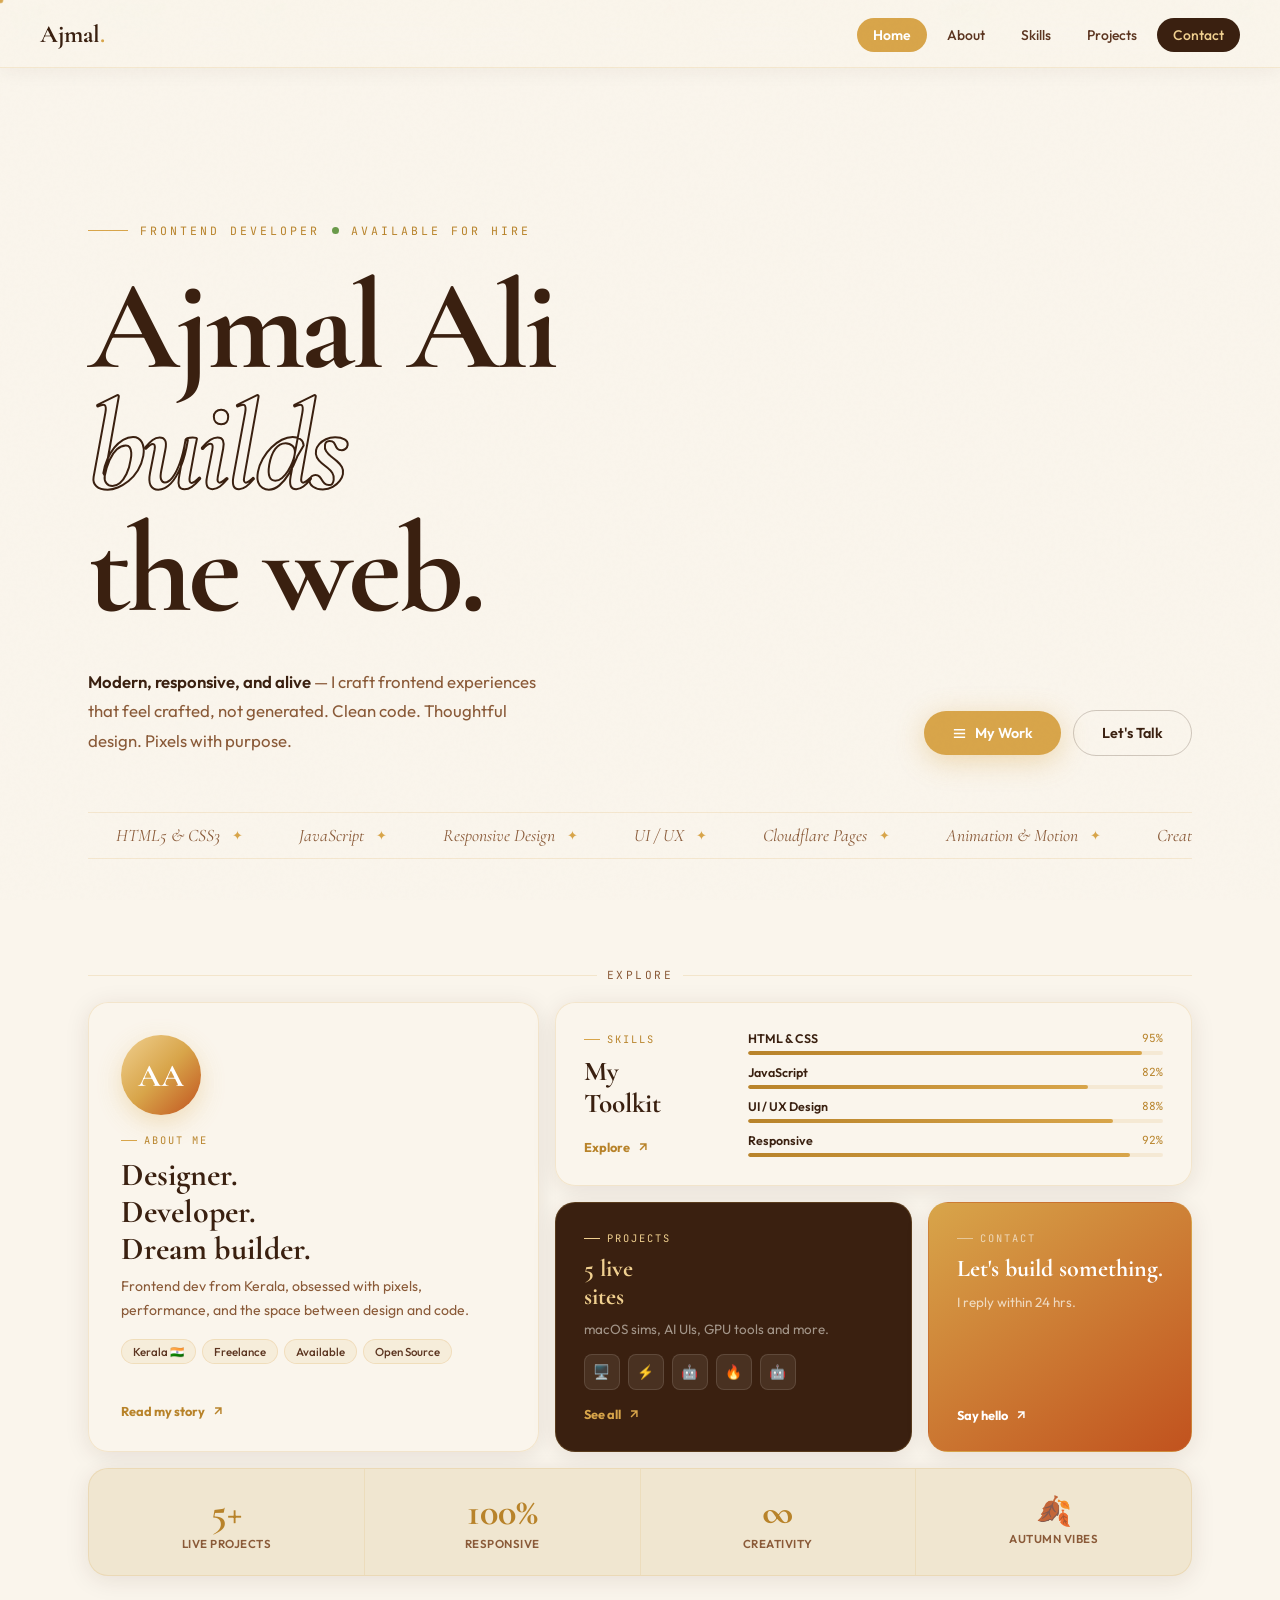
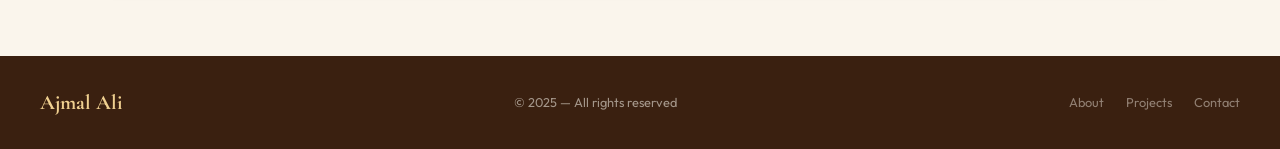
<file: ajmal-portfolio (2).html>
<!DOCTYPE html>
<html lang="en">
<head>
<meta charset="UTF-8"/>
<meta name="viewport" content="width=device-width, initial-scale=1.0"/>
<title>Ajmal Ali — Frontend Developer</title>
<link href="https://fonts.googleapis.com/css2?family=Cormorant+Garamond:ital,wght@0,400;0,600;0,700;1,400;1,600&family=Outfit:wght@300;400;500;600&family=JetBrains+Mono:wght@400;500&display=swap" rel="stylesheet"/>
<style>
:root {
  --gold:        #d8a54a;
  --gold-deep:   #b8832a;
  --gold-pale:   #f0d090;
  --rust:        #c1521e;
  --rust-light:  #e8845a;
  --bark:        #3a2010;
  --bark-mid:    #5c3520;
  --bark-light:  #8a5a38;
  --cream:       #faf5ec;
  --cream-dark:  #f0e6d0;
  --fog:         #ede4d4;
  --shadow-warm: 0 4px 24px rgba(58,32,16,.10);
  --shadow-deep: 0 12px 48px rgba(58,32,16,.16);
  --radius:      16px;
  --radius-sm:   10px;
  --pill:        999px;
}
*,*::before,*::after{box-sizing:border-box;margin:0;padding:0;}
html{font-size:16px;scroll-behavior:smooth;}
body{
  background:var(--cream);color:var(--bark);
  font-family:'Outfit',sans-serif;font-weight:400;
  min-height:100vh;overflow-x:hidden;
}
body::before{
  content:'';position:fixed;inset:0;z-index:9999;pointer-events:none;
  background-image:url("data:image/svg+xml,%3Csvg viewBox='0 0 256 256' xmlns='http://www.w3.org/2000/svg'%3E%3Cfilter id='n'%3E%3CfeTurbulence type='fractalNoise' baseFrequency='0.9' numOctaves='4' stitchTiles='stitch'/%3E%3C/filter%3E%3Crect width='100%25' height='100%25' filter='url(%23n)' opacity='0.04'/%3E%3C/svg%3E");
  opacity:.4;mix-blend-mode:multiply;
}
.leaf{position:fixed;pointer-events:none;z-index:0;opacity:.1;animation:leafDrift linear infinite;user-select:none;}
@keyframes leafDrift{0%{transform:translateY(-60px) rotate(0deg);opacity:0;}10%{opacity:.1;}90%{opacity:.06;}100%{transform:translateY(110vh) rotate(720deg);opacity:0;}}

/* ── PAGES ── */
.page{display:none;min-height:100vh;position:relative;z-index:1;}
.page.active{display:block;animation:pageFade .45s ease;}
@keyframes pageFade{from{opacity:0;transform:translateY(12px);}to{opacity:1;transform:none;}}

/* ── NAV ── */
nav{
  position:fixed;top:0;left:0;right:0;z-index:100;height:68px;
  background:rgba(250,245,236,.9);backdrop-filter:blur(20px);
  border-bottom:1px solid rgba(216,165,74,.18);
  display:flex;align-items:center;justify-content:space-between;
  padding:0 40px;box-shadow:0 2px 20px rgba(58,32,16,.06);
}
.nav-logo{font-family:'Cormorant Garamond',serif;font-size:1.55rem;font-weight:700;color:var(--bark);cursor:pointer;letter-spacing:-.3px;}
.nav-logo span{color:var(--gold);}
.nav-links{display:flex;align-items:center;gap:4px;list-style:none;}
.nav-links li a{
  text-decoration:none;color:var(--bark-mid);font-size:.87rem;font-weight:500;
  padding:8px 16px;border-radius:var(--pill);cursor:pointer;
  transition:background .2s,color .2s;
}
.nav-links li a:hover{background:rgba(216,165,74,.12);color:var(--gold-deep);}
.nav-links li a.active{background:var(--gold);color:#fff;font-weight:600;}
.nav-cta{background:var(--bark)!important;color:var(--gold-pale)!important;}
.nav-cta:hover{background:var(--bark-mid)!important;}
.hamburger{display:none;background:none;border:none;cursor:pointer;padding:6px;}
.hamburger span{display:block;width:22px;height:2px;background:var(--bark);margin:5px 0;border-radius:2px;transition:.3s;}

/* ── UTILS ── */
.container{max-width:1100px;margin:0 auto;padding:0 32px;}
.pt-nav{padding-top:68px;}
.section-tag{
  display:inline-block;font-family:'JetBrains Mono',monospace;
  font-size:.7rem;font-weight:500;letter-spacing:2px;text-transform:uppercase;
  color:var(--gold-deep);padding:5px 14px;border:1px solid rgba(216,165,74,.3);
  border-radius:var(--pill);background:rgba(216,165,74,.07);margin-bottom:14px;
}
.section-title{font-family:'Cormorant Garamond',serif;font-size:clamp(2.1rem,4vw,3.3rem);font-weight:700;letter-spacing:-.5px;line-height:1.1;color:var(--bark);}
.section-sub{font-size:.96rem;color:var(--bark-light);line-height:1.78;margin-top:12px;max-width:520px;}
.divider{width:52px;height:3px;border-radius:2px;background:linear-gradient(90deg,var(--gold),var(--rust-light));margin:18px 0;}
.reveal{opacity:0;transform:translateY(28px);transition:opacity .65s ease,transform .65s ease;}
.reveal.up{opacity:1;transform:none;}
.reveal-l{opacity:0;transform:translateX(-28px);transition:opacity .65s ease,transform .65s ease;}
.reveal-l.up{opacity:1;transform:none;}
.reveal-r{opacity:0;transform:translateX(28px);transition:opacity .65s ease,transform .65s ease;}
.reveal-r.up{opacity:1;transform:none;}
.btn{
  display:inline-flex;align-items:center;gap:8px;
  font-family:'Outfit',sans-serif;font-size:.9rem;font-weight:600;
  padding:13px 28px;border-radius:var(--pill);
  text-decoration:none;border:none;cursor:pointer;
  transition:transform .22s,box-shadow .22s,background .22s;
}
.btn:hover{transform:translateY(-3px);}
.btn-gold{background:var(--gold);color:#fff;box-shadow:0 6px 28px rgba(216,165,74,.38);}
.btn-gold:hover{background:var(--gold-deep);box-shadow:0 10px 36px rgba(216,165,74,.5);}
.btn-outline{background:transparent;color:var(--bark);border:1.5px solid rgba(58,32,16,.22);}
.btn-outline:hover{background:var(--bark);color:var(--gold-pale);border-color:var(--bark);}

/* ════════════════════════════════════
   PAGE — HOME (REDESIGNED)
════════════════════════════════════ */
/* ── INTRO BAND ── */
.home-intro{
  min-height:100vh;display:flex;flex-direction:column;justify-content:center;
  position:relative;overflow:hidden;
  padding:110px 48px 64px;max-width:1200px;margin:0 auto;
}
.home-eyebrow{
  font-family:'JetBrains Mono',monospace;font-size:.72rem;letter-spacing:3px;
  text-transform:uppercase;color:var(--gold-deep);margin-bottom:28px;
  display:flex;align-items:center;gap:12px;
}
.home-eyebrow::before{content:'';width:40px;height:1px;background:var(--gold);}
.avail-dot{
  width:7px;height:7px;border-radius:50%;background:#6a9a4a;
  animation:pdot 2s ease-in-out infinite;display:inline-block;
}
.home-headline{
  font-family:'Cormorant Garamond',serif;
  font-size:clamp(4rem,10vw,9rem);font-weight:700;
  line-height:.95;letter-spacing:-4px;color:var(--bark);
  margin-bottom:36px;
}
.home-headline .word-stroke{
  -webkit-text-stroke:2px var(--bark);color:transparent;
}
.home-headline .italic-word{font-style:italic;}
.home-sub-row{
  display:flex;align-items:flex-end;justify-content:space-between;
  gap:32px;flex-wrap:wrap;
}
.home-sub-text{
  font-size:1.05rem;color:var(--bark-light);line-height:1.78;
  max-width:460px;font-weight:400;
}
.home-sub-text strong{color:var(--bark);font-weight:600;}
.home-cta-cluster{display:flex;gap:12px;align-items:center;flex-shrink:0;}
.home-ticker{
  margin-top:56px;overflow:hidden;
  border-top:1px solid rgba(216,165,74,.18);
  border-bottom:1px solid rgba(216,165,74,.18);
  padding:12px 0;
}
.ticker-track{
  display:flex;animation:tickerMove 22s linear infinite;
  white-space:nowrap;width:max-content;
}
.ticker-track:hover{animation-play-state:paused;}
.ticker-item{
  font-family:'Cormorant Garamond',serif;font-size:1.1rem;font-style:italic;
  color:var(--bark-light);padding:0 28px;
  display:flex;align-items:center;gap:12px;
}
.ticker-item::after{content:'✦';color:var(--gold);font-style:normal;font-size:.8rem;}
@keyframes tickerMove{from{transform:translateX(0)}to{transform:translateX(-50%)}}

/* ── BENTO GRID ── */
.bento-section{padding:0 48px 80px;max-width:1200px;margin:0 auto;}
.bento-label{
  font-family:'JetBrains Mono',monospace;font-size:.7rem;letter-spacing:2.5px;
  text-transform:uppercase;color:var(--bark-light);margin-bottom:20px;
  display:flex;align-items:center;gap:10px;
}
.bento-label::before,.bento-label::after{content:'';flex:1;height:1px;background:rgba(216,165,74,.2);}
.bento-grid{
  display:grid;grid-template-columns:repeat(12,1fr);gap:16px;
}
.bc{
  background:rgba(250,245,236,.88);border:1px solid rgba(216,165,74,.2);
  border-radius:20px;overflow:hidden;position:relative;cursor:pointer;
  transition:transform .3s cubic-bezier(.34,1.2,.64,1),box-shadow .3s,border-color .3s;
  box-shadow:var(--shadow-warm);
}
.bc:hover{transform:translateY(-6px) scale(1.01);box-shadow:var(--shadow-deep);border-color:rgba(216,165,74,.45);}
.bc::after{content:'';position:absolute;inset:0;border-radius:20px;background:linear-gradient(135deg,rgba(216,165,74,.06),transparent);opacity:0;transition:opacity .3s;pointer-events:none;}
.bc:hover::after{opacity:1;}
.bc-about  {grid-column:span 5;grid-row:span 2;min-height:340px;}
.bc-skills {grid-column:span 7;min-height:160px;}
.bc-projects{grid-column:span 4;min-height:160px;}
.bc-contact {grid-column:span 3;min-height:160px;}
.bc-wide   {grid-column:span 12;min-height:100px;}
.bc-inner{padding:28px;height:100%;display:flex;flex-direction:column;justify-content:space-between;}
.bc-tag{
  font-family:'JetBrains Mono',monospace;font-size:.65rem;letter-spacing:2px;
  text-transform:uppercase;color:var(--gold-deep);margin-bottom:10px;
  display:flex;align-items:center;gap:7px;
}
.bc-tag::before{content:'';width:16px;height:1px;background:var(--gold);}
.bc-title{font-family:'Cormorant Garamond',serif;font-size:1.5rem;font-weight:700;color:var(--bark);line-height:1.15;margin-bottom:8px;}
.bc-desc{font-size:.84rem;color:var(--bark-light);line-height:1.65;flex:1;}
.bc-arrow{display:inline-flex;align-items:center;gap:6px;font-size:.8rem;font-weight:700;color:var(--gold-deep);margin-top:16px;transition:gap .25s;}
.bc:hover .bc-arrow{gap:10px;}
.bc-arrow svg{width:14px;height:14px;transition:transform .25s;}
.bc:hover .bc-arrow svg{transform:translate(3px,-3px);}
.bc-about .bc-inner{padding:32px;}
.bc-about .bc-title{font-size:2rem;}
.about-preview-avatar{
  width:80px;height:80px;border-radius:50%;
  background:linear-gradient(135deg,var(--gold-pale),var(--gold),var(--rust));
  display:flex;align-items:center;justify-content:center;
  font-family:'Cormorant Garamond',serif;font-size:2rem;font-weight:700;color:#fff;
  margin-bottom:18px;box-shadow:0 8px 24px rgba(216,165,74,.3);flex-shrink:0;
}
.about-preview-bio{font-size:.88rem;color:var(--bark-light);line-height:1.7;margin-bottom:16px;}
.about-preview-tags{display:flex;flex-wrap:wrap;gap:6px;margin-bottom:auto;}
.apt{font-size:.72rem;font-weight:500;padding:4px 11px;border-radius:var(--pill);background:rgba(216,165,74,.1);border:1px solid rgba(216,165,74,.22);color:var(--bark-mid);}
.bc-skills .bc-inner{flex-direction:row;align-items:center;gap:24px;}
.skills-preview-bars{flex:1;}
.spb-item{margin-bottom:10px;}
.spb-item:last-child{margin-bottom:0;}
.spb-row{display:flex;justify-content:space-between;margin-bottom:5px;}
.spb-name{font-size:.78rem;font-weight:600;color:var(--bark);}
.spb-pct{font-family:'JetBrains Mono',monospace;font-size:.7rem;color:var(--gold-deep);}
.spb-track{height:4px;background:rgba(216,165,74,.14);border-radius:2px;overflow:hidden;}
.spb-fill{height:100%;border-radius:2px;background:linear-gradient(90deg,var(--gold-deep),var(--gold));transition:width 1.2s .3s cubic-bezier(.4,0,.2,1);}
.skills-preview-left{min-width:140px;}
.skills-preview-left .bc-title{font-size:1.7rem;}
.bc-projects{background:var(--bark);}
.bc-projects .bc-tag{color:var(--gold-pale);}
.bc-projects .bc-tag::before{background:var(--gold-pale);}
.bc-projects .bc-title{color:var(--gold-pale);}
.bc-projects .bc-desc{color:rgba(250,245,236,.55);}
.bc-projects .bc-arrow{color:var(--gold);}
.bc-projects::after{background:linear-gradient(135deg,rgba(216,165,74,.08),transparent)!important;}
.projects-preview-dots{display:flex;gap:8px;margin-top:auto;padding-top:14px;flex-wrap:wrap;}
.ppd{
  width:36px;height:36px;border-radius:8px;
  display:flex;align-items:center;justify-content:center;font-size:.85rem;
  background:rgba(250,245,236,.08);border:1px solid rgba(250,245,236,.12);transition:background .2s;
}
.bc-projects:hover .ppd{background:rgba(216,165,74,.15);}
.bc-contact{background:linear-gradient(145deg,var(--gold),var(--rust));}
.bc-contact .bc-tag{color:rgba(250,245,236,.7);}
.bc-contact .bc-tag::before{background:rgba(250,245,236,.5);}
.bc-contact .bc-title{color:#fff;}
.bc-contact .bc-desc{color:rgba(250,245,236,.75);}
.bc-contact .bc-arrow{color:#fff;}
.bc-contact::after{background:none!important;}
.bc-contact:hover{box-shadow:0 16px 48px rgba(193,82,30,.3)!important;}
.bc-wide{background:var(--cream-dark);}
.bc-wide .bc-inner{flex-direction:row;align-items:center;padding:0;}
.wide-cell{
  flex:1;padding:24px 32px;
  border-right:1px solid rgba(216,165,74,.15);
  display:flex;flex-direction:column;align-items:center;text-align:center;
  transition:background .25s;
}
.wide-cell:last-child{border-right:none;}
.bc-wide:hover .wide-cell{background:rgba(216,165,74,.04);}
.wide-num{font-family:'Cormorant Garamond',serif;font-size:2.4rem;font-weight:700;color:var(--gold-deep);line-height:1;margin-bottom:4px;}
.wide-label{font-size:.72rem;font-weight:600;text-transform:uppercase;letter-spacing:.5px;color:var(--bark-light);}

/* ── EASTER EGG STYLES ── */
.egg-toast{
  position:fixed;bottom:80px;left:50%;transform:translateX(-50%) translateY(20px);
  background:var(--bark);color:var(--gold-pale);
  padding:14px 26px;border-radius:var(--pill);
  font-size:.9rem;font-weight:600;z-index:500;
  box-shadow:var(--shadow-deep);opacity:0;
  transition:opacity .4s,transform .4s;pointer-events:none;white-space:nowrap;
  display:flex;align-items:center;gap:10px;
}
.egg-toast.show{opacity:1;transform:translateX(-50%) translateY(0);}
.matrix-char{
  position:fixed;font-family:'JetBrains Mono',monospace;font-size:.8rem;
  color:var(--gold);pointer-events:none;z-index:9996;
  animation:matrixFall .8s ease-out forwards;
}
@keyframes matrixFall{from{opacity:1;transform:translateY(0);}to{opacity:0;transform:translateY(60px);}}
@keyframes crazyShake{
  0%,100%{transform:none}10%{transform:rotate(-3deg) scale(1.02)}20%{transform:rotate(3deg)}
  30%{transform:rotate(-2deg) translateX(-4px)}40%{transform:rotate(2deg) translateX(4px)}
  50%{transform:rotate(-1deg)}60%{transform:rotate(1deg)}
}
.shake{animation:crazyShake .7s ease!important;}

/* btn here for home page use */
.btn{
  display:inline-flex;align-items:center;gap:8px;
  font-family:'Outfit',sans-serif;font-size:.9rem;font-weight:600;
  padding:13px 28px;border-radius:var(--pill);
  text-decoration:none;border:none;cursor:pointer;
  transition:transform .22s,box-shadow .22s,background .22s;
}
.btn:hover{transform:translateY(-3px);}
.btn-gold{background:var(--gold);color:#fff;box-shadow:0 6px 28px rgba(216,165,74,.38);}
.btn-gold:hover{background:var(--gold-deep);box-shadow:0 10px 36px rgba(216,165,74,.5);}
.btn-outline{background:transparent;color:var(--bark);border:1.5px solid rgba(58,32,16,.22);}
.btn-outline:hover{background:var(--bark);color:var(--gold-pale);border-color:var(--bark);}

/* old hero kept for other pages that dont use it — harmless dead class */
.hero{display:none;}
.hero-ring{
  position:absolute;right:-100px;top:50%;transform:translateY(-50%);
  width:600px;height:600px;border-radius:50%;
  border:1px solid rgba(216,165,74,.12);
  box-shadow:0 0 0 60px rgba(216,165,74,.04),0 0 0 130px rgba(216,165,74,.025),0 0 0 220px rgba(216,165,74,.015);
  pointer-events:none;
}
.hero-inner{
  display:grid;grid-template-columns:1fr 1fr;gap:72px;align-items:center;
  position:relative;z-index:1;
  width:100%;max-width:1100px;margin:0 auto;padding:110px 32px 80px;
}
.hero-eyebrow{
  display:inline-flex;align-items:center;gap:10px;
  font-family:'JetBrains Mono',monospace;font-size:.74rem;
  letter-spacing:2px;text-transform:uppercase;color:var(--gold-deep);margin-bottom:18px;
}
.hero-eyebrow::before{content:'';display:block;width:32px;height:1px;background:var(--gold);}
.hero-name{
  font-family:'Cormorant Garamond',serif;
  font-size:clamp(3rem,6vw,5.4rem);font-weight:700;
  line-height:1.0;letter-spacing:-2px;color:var(--bark);margin-bottom:6px;
}
.hero-name em{font-style:italic;color:var(--gold-deep);position:relative;}
.hero-name em::after{
  content:'';position:absolute;bottom:4px;left:0;right:0;height:3px;
  background:linear-gradient(90deg,var(--gold),transparent);border-radius:2px;
}
.hero-role{font-size:1.05rem;font-weight:400;color:var(--bark-light);margin:22px 0 30px;line-height:1.75;max-width:420px;}
.hero-role strong{color:var(--bark);font-weight:600;}
.hero-btns{display:flex;gap:12px;flex-wrap:wrap;}

/* Hero right: stacked cards */
.hero-right{position:relative;}
.hcard-stack{position:relative;width:100%;aspect-ratio:1/1.15;}
.hcard{
  position:absolute;
  background:rgba(250,245,236,.92);
  border:1px solid rgba(216,165,74,.22);
  border-radius:var(--radius);
  box-shadow:var(--shadow-deep);
  backdrop-filter:blur(12px);
}
.hcard-main{inset:0;display:flex;flex-direction:column;padding:30px;}
.hcard-avatar{
  width:68px;height:68px;border-radius:50%;
  background:linear-gradient(135deg,var(--gold),var(--rust));
  display:flex;align-items:center;justify-content:center;
  font-family:'Cormorant Garamond',serif;font-size:1.9rem;font-weight:700;color:#fff;
  margin-bottom:18px;box-shadow:0 6px 20px rgba(216,165,74,.35);
}
.hcard-name{font-family:'Cormorant Garamond',serif;font-size:1.5rem;font-weight:700;color:var(--bark);}
.hcard-title{font-size:.82rem;color:var(--gold-deep);font-weight:600;margin-top:3px;}
.hcard-div{width:100%;height:1px;background:rgba(216,165,74,.18);margin:18px 0;}
.hcard-stats{display:grid;grid-template-columns:1fr 1fr 1fr;gap:12px;}
.hs{text-align:center;}
.hs-num{font-family:'Cormorant Garamond',serif;font-size:1.8rem;font-weight:700;color:var(--gold-deep);display:block;line-height:1;}
.hs-label{font-size:.68rem;font-weight:600;text-transform:uppercase;letter-spacing:.5px;color:var(--bark-light);margin-top:4px;}
.hcard-pills{margin-top:18px;display:flex;flex-wrap:wrap;gap:6px;}
.hp{font-size:.73rem;font-weight:500;padding:5px 12px;border-radius:var(--pill);background:rgba(216,165,74,.1);border:1px solid rgba(216,165,74,.22);color:var(--bark-mid);}

.hcard-float-a{width:170px;bottom:16px;right:-22px;padding:16px;animation:floatA 5s ease-in-out infinite;}
@keyframes floatA{0%,100%{transform:translateY(0)}50%{transform:translateY(-10px)}}
.hcard-float-b{width:155px;top:-18px;left:-22px;padding:14px;animation:floatB 6s ease-in-out infinite;}
@keyframes floatB{0%,100%{transform:translateY(0) rotate(-2deg)}50%{transform:translateY(8px) rotate(2deg)}}
.fc-dot{width:8px;height:8px;border-radius:50%;background:#5a7a40;animation:pdot 2s ease-in-out infinite;display:inline-block;}
@keyframes pdot{0%,100%{opacity:1;transform:scale(1)}50%{opacity:.4;transform:scale(.6)}}
.fc-row{display:flex;align-items:center;gap:8px;margin-bottom:4px;}
.fc-txt{font-size:.8rem;font-weight:600;color:var(--bark);}
.fc-sub{font-size:.7rem;color:var(--bark-light);}
.fc-ico{font-size:1.4rem;margin-bottom:6px;}
.fc-lbl{font-size:.68rem;font-weight:700;text-transform:uppercase;letter-spacing:.5px;color:var(--bark-light);}
.fc-val{font-family:'Cormorant Garamond',serif;font-size:1.1rem;font-weight:700;color:var(--bark);}

.scroll-hint{
  position:absolute;bottom:28px;left:50%;transform:translateX(-50%);
  display:flex;flex-direction:column;align-items:center;gap:8px;
  font-size:.7rem;font-weight:500;letter-spacing:1.5px;text-transform:uppercase;
  color:var(--bark-light);z-index:1;animation:fadeInU 1s 1.2s both;
}
@keyframes fadeInU{from{opacity:0;transform:translateX(-50%) translateY(10px)}to{opacity:1;transform:translateX(-50%) translateY(0)}}
.scroll-line{width:1px;height:38px;background:linear-gradient(to bottom,var(--gold),transparent);animation:sline 2s ease-in-out infinite;}
@keyframes sline{0%,100%{transform:scaleY(1);opacity:.6}50%{transform:scaleY(.5);opacity:1}}

/* Services */
.services{background:var(--cream-dark);border-top:1px solid rgba(216,165,74,.18);border-bottom:1px solid rgba(216,165,74,.18);padding:56px 0;}
.services-grid{max-width:1100px;margin:0 auto;padding:0 32px;display:grid;grid-template-columns:repeat(3,1fr);gap:0;}
.si{padding:32px;border-right:1px solid rgba(216,165,74,.14);transition:background .25s;}
.si:last-child{border-right:none;}
.si:hover{background:rgba(216,165,74,.06);}
.si-num{font-family:'Cormorant Garamond',serif;font-size:2.8rem;font-weight:700;color:rgba(216,165,74,.22);line-height:1;margin-bottom:14px;}
.si-title{font-size:1rem;font-weight:700;color:var(--bark);margin-bottom:8px;}
.si-desc{font-size:.87rem;color:var(--bark-light);line-height:1.72;}

/* ════════════════════════════════════
   PAGE — ABOUT
════════════════════════════════════ */
.about-wrap{max-width:1100px;margin:0 auto;padding:100px 32px 80px;}
.about-grid{display:grid;grid-template-columns:5fr 7fr;gap:80px;align-items:start;}
.about-portrait-col{position:sticky;top:90px;}
.portrait-frame{
  width:100%;aspect-ratio:3/4;border-radius:20px;
  background:linear-gradient(145deg,var(--gold-pale),var(--gold),var(--rust));
  display:flex;align-items:center;justify-content:center;
  font-family:'Cormorant Garamond',serif;font-size:5.5rem;font-weight:700;color:rgba(255,255,255,.9);
  box-shadow:var(--shadow-deep);position:relative;overflow:hidden;
}
.portrait-frame::after{content:'';position:absolute;bottom:0;left:0;right:0;height:38%;background:linear-gradient(to top,rgba(58,32,16,.28),transparent);}
.portrait-name{position:absolute;bottom:22px;left:0;right:0;text-align:center;color:#fff;font-size:1.2rem;font-weight:700;z-index:1;font-style:italic;}
.info-cards{margin-top:20px;display:flex;flex-direction:column;gap:10px;}
.info-card{
  display:flex;align-items:center;gap:14px;
  background:rgba(250,245,236,.88);border:1px solid rgba(216,165,74,.2);
  border-radius:var(--radius-sm);padding:13px 18px;
  box-shadow:var(--shadow-warm);transition:transform .2s;
}
.info-card:hover{transform:translateX(6px);}
.ic-ico{width:36px;height:36px;border-radius:9px;flex-shrink:0;display:flex;align-items:center;justify-content:center;background:var(--gold);font-size:1rem;}
.ic-l{font-size:.7rem;font-weight:700;text-transform:uppercase;letter-spacing:.5px;color:var(--bark-light);}
.ic-v{font-size:.9rem;font-weight:600;color:var(--bark);}
.about-text h2{font-family:'Cormorant Garamond',serif;font-size:clamp(2.1rem,3.5vw,2.9rem);font-weight:700;color:var(--bark);letter-spacing:-.5px;line-height:1.15;}
.about-text p{font-size:.96rem;line-height:1.85;color:var(--bark-light);margin-bottom:18px;}
.about-text p strong{color:var(--bark);font-weight:600;}
.stats-row{display:grid;grid-template-columns:repeat(3,1fr);gap:14px;margin:28px 0;}
.stat-box{background:rgba(250,245,236,.88);border:1px solid rgba(216,165,74,.2);border-radius:var(--radius-sm);padding:20px 16px;text-align:center;box-shadow:var(--shadow-warm);}
.stat-box .sn{font-family:'Cormorant Garamond',serif;font-size:2.1rem;font-weight:700;color:var(--gold-deep);display:block;line-height:1;}
.stat-box .sl{font-size:.72rem;font-weight:600;text-transform:uppercase;letter-spacing:.5px;color:var(--bark-light);margin-top:5px;}
.timeline h3{font-family:'Cormorant Garamond',serif;font-size:1.5rem;font-weight:700;color:var(--bark);margin-bottom:22px;margin-top:36px;}
.tl-item{display:flex;gap:18px;margin-bottom:24px;}
.tl-line{display:flex;flex-direction:column;align-items:center;width:18px;flex-shrink:0;}
.tl-dot{width:11px;height:11px;border-radius:50%;background:var(--gold);flex-shrink:0;}
.tl-bar{width:1px;flex:1;background:rgba(216,165,74,.22);margin-top:5px;}
.tl-year{font-family:'JetBrains Mono',monospace;font-size:.7rem;color:var(--gold-deep);font-weight:500;letter-spacing:1px;margin-bottom:3px;}
.tl-title{font-size:.95rem;font-weight:700;color:var(--bark);margin-bottom:3px;}
.tl-desc{font-size:.86rem;color:var(--bark-light);line-height:1.65;}

/* ════════════════════════════════════
   PAGE — SKILLS
════════════════════════════════════ */
.skills-wrap{max-width:1100px;margin:0 auto;padding:100px 32px 80px;}
.skills-grid{display:grid;grid-template-columns:repeat(auto-fit,minmax(300px,1fr));gap:20px;margin-top:48px;}
.skill-card{
  background:rgba(250,245,236,.88);backdrop-filter:blur(10px);
  border:1px solid rgba(216,165,74,.2);border-radius:var(--radius);
  padding:28px;box-shadow:var(--shadow-warm);
  position:relative;overflow:hidden;
  transition:transform .25s,box-shadow .25s,border-color .25s;
}
.skill-card::before{
  content:'';position:absolute;top:0;left:0;right:0;height:3px;
  background:linear-gradient(90deg,var(--gold),var(--rust-light));
  transform:scaleX(0);transform-origin:left;transition:transform .35s ease;
}
.skill-card:hover{transform:translateY(-6px);box-shadow:var(--shadow-deep);border-color:rgba(216,165,74,.38);}
.skill-card:hover::before{transform:scaleX(1);}
.sc-ico{font-size:1.9rem;margin-bottom:14px;}
.sc-title{font-family:'Cormorant Garamond',serif;font-size:1.25rem;font-weight:700;color:var(--bark);margin-bottom:10px;}
.sc-desc{font-size:.85rem;color:var(--bark-light);line-height:1.7;margin-bottom:16px;}
.sc-pills{display:flex;flex-wrap:wrap;gap:6px;}
.sp{font-size:.73rem;font-weight:500;padding:5px 12px;border-radius:var(--pill);background:rgba(216,165,74,.1);border:1px solid rgba(216,165,74,.22);color:var(--bark-mid);transition:background .2s;}
.skill-card:hover .sp{background:rgba(216,165,74,.18);}
.skill-bars{margin-top:60px;}
.skill-bars h3{font-family:'Cormorant Garamond',serif;font-size:1.7rem;font-weight:700;color:var(--bark);margin-bottom:26px;}
.sb-item{margin-bottom:20px;}
.sb-hd{display:flex;justify-content:space-between;align-items:center;margin-bottom:8px;}
.sb-name{font-size:.9rem;font-weight:600;color:var(--bark);}
.sb-pct{font-family:'JetBrains Mono',monospace;font-size:.78rem;color:var(--gold-deep);font-weight:500;}
.sb-track{height:6px;background:rgba(216,165,74,.14);border-radius:3px;overflow:hidden;}
.sb-fill{height:100%;border-radius:3px;background:linear-gradient(90deg,var(--gold-deep),var(--gold),var(--rust-light));width:0;transition:width 1.2s cubic-bezier(.4,0,.2,1);}

/* ════════════════════════════════════
   PAGE — PROJECTS
════════════════════════════════════ */
.projects-wrap{max-width:1100px;margin:0 auto;padding:100px 32px 80px;}
.projects-grid{display:grid;grid-template-columns:repeat(auto-fit,minmax(320px,1fr));gap:24px;margin-top:48px;}
.project-card{
  background:rgba(250,245,236,.9);backdrop-filter:blur(10px);
  border:1px solid rgba(216,165,74,.2);border-radius:var(--radius);
  overflow:hidden;box-shadow:var(--shadow-warm);
  transition:transform .28s,box-shadow .28s;
}
.project-card:hover{transform:translateY(-8px);box-shadow:var(--shadow-deep);}
.project-thumb{height:190px;position:relative;overflow:hidden;display:flex;align-items:center;justify-content:center;}
.thumb-glow{position:absolute;inset:0;background:radial-gradient(circle at 40% 50%,rgba(255,255,255,.08),transparent 70%);z-index:1;}
.browser-mock{width:86%;height:78%;border-radius:8px;border:1px solid rgba(255,255,255,.18);overflow:hidden;box-shadow:0 8px 32px rgba(0,0,0,.2);z-index:2;display:flex;flex-direction:column;background:rgba(0,0,0,.2);}
.bm-bar{height:22px;display:flex;align-items:center;gap:4px;padding:0 8px;background:rgba(0,0,0,.25);flex-shrink:0;}
.bm-dot{width:6px;height:6px;border-radius:50%;}
.bm-addr{flex:1;height:10px;border-radius:3px;background:rgba(255,255,255,.13);margin:0 6px;display:flex;align-items:center;padding:0 5px;font-family:'JetBrains Mono',monospace;font-size:6px;color:rgba(255,255,255,.65);overflow:hidden;white-space:nowrap;}
.bm-body{flex:1;padding:8px;display:flex;flex-direction:column;gap:6px;}
.bm-hero{height:36px;border-radius:4px;}
.bm-row{display:grid;grid-template-columns:1fr 1fr;gap:5px;flex:1;}
.bm-block{border-radius:3px;}
.thumb-badge{position:absolute;top:12px;right:12px;z-index:3;background:rgba(250,245,236,.9);backdrop-filter:blur(8px);border-radius:var(--pill);padding:4px 12px;font-size:.68rem;font-weight:700;color:var(--bark);border:1px solid rgba(216,165,74,.25);}
.project-body{padding:24px;}
.project-type{font-family:'JetBrains Mono',monospace;font-size:.67rem;font-weight:500;letter-spacing:1.5px;text-transform:uppercase;color:var(--gold-deep);margin-bottom:7px;}
.project-title{font-family:'Cormorant Garamond',serif;font-size:1.3rem;font-weight:700;color:var(--bark);margin-bottom:8px;}
.project-desc{font-size:.86rem;line-height:1.72;color:var(--bark-light);margin-bottom:16px;}
.project-tags{display:flex;flex-wrap:wrap;gap:5px;margin-bottom:18px;}
.pt{font-size:.7rem;font-weight:500;padding:4px 10px;border-radius:var(--pill);background:rgba(216,165,74,.1);border:1px solid rgba(216,165,74,.18);color:var(--bark-mid);}
.project-link{display:inline-flex;align-items:center;gap:5px;font-size:.84rem;font-weight:700;color:var(--gold-deep);text-decoration:none;border-bottom:1.5px solid rgba(216,165,74,.32);padding-bottom:2px;transition:color .2s,border-color .2s;}
.project-link:hover{color:var(--rust);border-color:var(--rust);}
.project-link svg{width:12px;height:12px;}

/* ════════════════════════════════════
   PAGE — CONTACT
════════════════════════════════════ */
.contact-wrap{max-width:1100px;margin:0 auto;padding:100px 32px 0;}
.contact-grid{display:grid;grid-template-columns:4fr 6fr;gap:56px;align-items:start;padding-bottom:80px;}
.contact-side h3{font-family:'Cormorant Garamond',serif;font-size:1.55rem;font-weight:700;color:var(--bark);margin-bottom:12px;}
.contact-side p{font-size:.93rem;color:var(--bark-light);line-height:1.8;margin-bottom:26px;}
.c-items{display:flex;flex-direction:column;gap:12px;}
.c-item{display:flex;align-items:center;gap:14px;background:rgba(250,245,236,.88);border:1px solid rgba(216,165,74,.2);border-radius:var(--radius-sm);padding:14px 18px;box-shadow:var(--shadow-warm);transition:transform .2s;}
.c-item:hover{transform:translateX(6px);}
.c-ico{width:40px;height:40px;border-radius:10px;flex-shrink:0;background:linear-gradient(135deg,var(--gold),var(--rust-light));display:flex;align-items:center;justify-content:center;font-size:1.1rem;}
.c-l{font-size:.7rem;font-weight:700;text-transform:uppercase;letter-spacing:.5px;color:var(--bark-light);}
.c-v{font-size:.9rem;font-weight:600;color:var(--bark);margin-top:2px;}
.social-row{display:flex;gap:10px;margin-top:26px;flex-wrap:wrap;}
.soc-btn{display:inline-flex;align-items:center;gap:8px;background:rgba(250,245,236,.88);border:1px solid rgba(216,165,74,.2);border-radius:var(--radius-sm);padding:10px 18px;font-size:.84rem;font-weight:600;color:var(--bark);text-decoration:none;box-shadow:var(--shadow-warm);transition:background .2s,border-color .2s,transform .2s,color .2s;}
.soc-btn:hover{background:var(--gold);color:#fff;border-color:var(--gold);transform:translateY(-3px);}
.contact-form{background:rgba(250,245,236,.9);backdrop-filter:blur(12px);border:1px solid rgba(216,165,74,.22);border-radius:var(--radius);padding:36px;box-shadow:var(--shadow-deep);}
.contact-form h3{font-family:'Cormorant Garamond',serif;font-size:1.4rem;font-weight:700;color:var(--bark);margin-bottom:24px;}
.fg{margin-bottom:18px;}
.fg label{display:block;font-size:.81rem;font-weight:600;color:var(--bark-mid);margin-bottom:7px;letter-spacing:.2px;}
.fg input,.fg textarea{width:100%;background:rgba(250,245,236,.7);border:1.5px solid rgba(216,165,74,.22);border-radius:var(--radius-sm);padding:12px 16px;font-family:'Outfit',sans-serif;font-size:.92rem;color:var(--bark);outline:none;resize:vertical;transition:border-color .2s,box-shadow .2s;}
.fg input:focus,.fg textarea:focus{border-color:var(--gold);box-shadow:0 0 0 3px rgba(216,165,74,.13);}
.fg textarea{min-height:108px;}
.fg-row{display:grid;grid-template-columns:1fr 1fr;gap:14px;}
.btn-send{width:100%;padding:14px;background:var(--gold);color:#fff;border:none;border-radius:var(--pill);font-family:'Outfit',sans-serif;font-size:.96rem;font-weight:700;cursor:pointer;display:flex;align-items:center;justify-content:center;gap:8px;box-shadow:0 6px 24px rgba(216,165,74,.36);transition:background .2s,transform .2s,box-shadow .2s;}
.btn-send:hover{background:var(--gold-deep);transform:translateY(-3px);box-shadow:0 10px 32px rgba(216,165,74,.46);}
.resume-band{background:var(--cream-dark);border-top:1px solid rgba(216,165,74,.18);padding:64px 32px;text-align:center;}
.resume-band h3{font-family:'Cormorant Garamond',serif;font-size:2rem;font-weight:700;color:var(--bark);margin-bottom:10px;}
.resume-band p{font-size:.95rem;color:var(--bark-light);margin-bottom:26px;}

/* ════════════════════════════════════
   FOOTER
════════════════════════════════════ */
footer{background:var(--bark);color:rgba(250,245,236,.55);padding:34px 40px;display:flex;align-items:center;justify-content:space-between;}
.footer-logo{font-family:'Cormorant Garamond',serif;font-size:1.3rem;font-weight:700;color:var(--gold-pale);}
footer p{font-size:.8rem;}
.footer-links{display:flex;gap:22px;}
.footer-links a{color:rgba(250,245,236,.45);font-size:.8rem;text-decoration:none;cursor:pointer;transition:color .2s;}
.footer-links a:hover{color:var(--gold-pale);}

/* TOAST */
.toast{position:fixed;bottom:26px;right:26px;z-index:300;background:var(--bark);color:var(--gold-pale);padding:14px 22px;border-radius:var(--radius-sm);font-size:.9rem;font-weight:600;box-shadow:var(--shadow-deep);transform:translateY(80px);opacity:0;transition:transform .38s cubic-bezier(.34,1.56,.64,1),opacity .38s;display:flex;align-items:center;gap:10px;}
.toast.show{transform:none;opacity:1;}

/* ════════════════════════════════════
   RESPONSIVE
════════════════════════════════════ */
@media(max-width:900px){
  nav{padding:0 20px;}
  .nav-links{display:none;}
  .nav-links.open{display:flex;flex-direction:column;position:fixed;top:68px;left:0;right:0;background:rgba(250,245,236,.97);backdrop-filter:blur(20px);padding:16px;border-bottom:1px solid rgba(216,165,74,.2);box-shadow:var(--shadow-deep);z-index:99;}
  .hamburger{display:block;}
  .hero-inner{grid-template-columns:1fr;gap:36px;padding:100px 20px 60px;}
  .hero-right{display:none;}
  .services-grid{grid-template-columns:1fr;}
  .si{border-right:none;border-bottom:1px solid rgba(216,165,74,.14);}
  .about-grid{grid-template-columns:1fr;gap:40px;}
  .about-portrait-col{position:static;}
  .contact-grid{grid-template-columns:1fr;gap:40px;}
  .fg-row{grid-template-columns:1fr;}
  footer{flex-direction:column;gap:14px;text-align:center;}
  .footer-links{justify-content:center;}
}
@media(max-width:640px){
  .hero-inner,.about-wrap,.skills-wrap,.projects-wrap,.contact-wrap,.services-grid{padding-left:20px;padding-right:20px;}
  .stats-row{grid-template-columns:1fr 1fr;}
  .projects-grid{grid-template-columns:1fr;}
}
</style>
</head>
<body>

<div id="lc"></div>
<div class="toast" id="toast">✅ <span id="toast-msg">Done!</span></div>

<!-- ══════════ NAV ══════════ -->
<nav>
  <div class="nav-logo" onclick="goPage('home')">Ajmal<span>.</span></div>
  <ul class="nav-links" id="nav-links">
    <li><a onclick="goPage('home')" data-page="home" class="active">Home</a></li>
    <li><a onclick="goPage('about')" data-page="about">About</a></li>
    <li><a onclick="goPage('skills')" data-page="skills">Skills</a></li>
    <li><a onclick="goPage('projects')" data-page="projects">Projects</a></li>
    <li><a onclick="goPage('contact')" data-page="contact" class="nav-cta">Contact</a></li>
  </ul>
  <button class="hamburger" id="hbg" aria-label="Menu">
    <span></span><span></span><span></span>
  </button>
</nav>

<!-- ══════════ HOME ══════════ -->
<div class="page active pt-nav" id="page-home">

  <!-- INTRO -->
  <div class="home-intro">
    <div class="home-eyebrow">
      Frontend Developer
      <span class="avail-dot"></span>
      Available for hire
    </div>
    <!-- Big editorial headline — no separate colour for Ali -->
    <h1 class="home-headline" id="home-headline">
      Ajmal Ali<br>
      <span class="word-stroke italic-word">builds</span><br>
      the web.
    </h1>
    <div class="home-sub-row">
      <p class="home-sub-text">
        <strong>Modern, responsive, and alive</strong> — I craft frontend experiences that feel crafted, not generated. Clean code. Thoughtful design. Pixels with purpose.
      </p>
      <div class="home-cta-cluster">
        <a onclick="goPage('projects')" class="btn btn-gold">
          <svg width="15" height="15" viewBox="0 0 24 24" fill="none" stroke="currentColor" stroke-width="2.5"><path d="M3 6h18M3 12h18M3 18h18"/></svg>
          My Work
        </a>
        <a onclick="goPage('contact')" class="btn btn-outline">Let's Talk</a>
      </div>
    </div>
    <!-- Scrolling ticker -->
    <div class="home-ticker">
      <div class="ticker-track">
        <span class="ticker-item">HTML5 &amp; CSS3</span>
        <span class="ticker-item">JavaScript</span>
        <span class="ticker-item">Responsive Design</span>
        <span class="ticker-item">UI / UX</span>
        <span class="ticker-item">Cloudflare Pages</span>
        <span class="ticker-item">Animation &amp; Motion</span>
        <span class="ticker-item">Creative Coding</span>
        <span class="ticker-item">WebGL Experiments</span>
        <span class="ticker-item">Kerala, India</span>
        <!-- duplicate for seamless loop -->
        <span class="ticker-item">HTML5 &amp; CSS3</span>
        <span class="ticker-item">JavaScript</span>
        <span class="ticker-item">Responsive Design</span>
        <span class="ticker-item">UI / UX</span>
        <span class="ticker-item">Cloudflare Pages</span>
        <span class="ticker-item">Animation &amp; Motion</span>
        <span class="ticker-item">Creative Coding</span>
        <span class="ticker-item">WebGL Experiments</span>
        <span class="ticker-item">Kerala, India</span>
      </div>
    </div>
  </div>

  <!-- BENTO NAVIGATION GRID -->
  <div class="bento-section">
    <div class="bento-label">Explore</div>
    <div class="bento-grid">

      <!-- ABOUT card — tall left -->
      <div class="bc bc-about reveal" onclick="goPage('about')">
        <div class="bc-inner">
          <div>
            <div class="about-preview-avatar">AA</div>
            <div class="bc-tag">About Me</div>
            <div class="bc-title">Designer.<br>Developer.<br>Dream builder.</div>
            <p class="about-preview-bio">Frontend dev from Kerala, obsessed with pixels, performance, and the space between design and code.</p>
            <div class="about-preview-tags">
              <span class="apt">Kerala 🇮🇳</span>
              <span class="apt">Freelance</span>
              <span class="apt">Available</span>
              <span class="apt">Open Source</span>
            </div>
          </div>
          <div class="bc-arrow">
            Read my story
            <svg viewBox="0 0 24 24" fill="none" stroke="currentColor" stroke-width="2.5"><path d="M7 17L17 7M7 7h10v10"/></svg>
          </div>
        </div>
      </div>

      <!-- SKILLS card — wide top right -->
      <div class="bc bc-skills reveal" onclick="goPage('skills')">
        <div class="bc-inner">
          <div class="skills-preview-left">
            <div class="bc-tag">Skills</div>
            <div class="bc-title">My<br>Toolkit</div>
            <div class="bc-arrow" style="margin-top:12px">
              Explore
              <svg viewBox="0 0 24 24" fill="none" stroke="currentColor" stroke-width="2.5"><path d="M7 17L17 7M7 7h10v10"/></svg>
            </div>
          </div>
          <div class="skills-preview-bars">
            <div class="spb-item">
              <div class="spb-row"><span class="spb-name">HTML &amp; CSS</span><span class="spb-pct">95%</span></div>
              <div class="spb-track"><div class="spb-fill" style="width:95%"></div></div>
            </div>
            <div class="spb-item">
              <div class="spb-row"><span class="spb-name">JavaScript</span><span class="spb-pct">82%</span></div>
              <div class="spb-track"><div class="spb-fill" style="width:82%"></div></div>
            </div>
            <div class="spb-item">
              <div class="spb-row"><span class="spb-name">UI / UX Design</span><span class="spb-pct">88%</span></div>
              <div class="spb-track"><div class="spb-fill" style="width:88%"></div></div>
            </div>
            <div class="spb-item">
              <div class="spb-row"><span class="spb-name">Responsive</span><span class="spb-pct">92%</span></div>
              <div class="spb-track"><div class="spb-fill" style="width:92%"></div></div>
            </div>
          </div>
        </div>
      </div>

      <!-- PROJECTS card -->
      <div class="bc bc-projects reveal" onclick="goPage('projects')">
        <div class="bc-inner">
          <div>
            <div class="bc-tag">Projects</div>
            <div class="bc-title">5 live<br>sites</div>
            <p class="bc-desc">macOS sims, AI UIs, GPU tools and more.</p>
          </div>
          <div>
            <div class="projects-preview-dots">
              <div class="ppd" title="mac-28n">🖥️</div>
              <div class="ppd" title="OhmLab">⚡</div>
              <div class="ppd" title="RBot">🤖</div>
              <div class="ppd" title="KillYourGPU">🔥</div>
              <div class="ppd" title="JarvisPro">🤖</div>
            </div>
            <div class="bc-arrow">
              See all
              <svg viewBox="0 0 24 24" fill="none" stroke="currentColor" stroke-width="2.5"><path d="M7 17L17 7M7 7h10v10"/></svg>
            </div>
          </div>
        </div>
      </div>

      <!-- CONTACT card -->
      <div class="bc bc-contact reveal" onclick="goPage('contact')">
        <div class="bc-inner">
          <div>
            <div class="bc-tag">Contact</div>
            <div class="bc-title">Let's build something.</div>
            <p class="bc-desc">I reply within 24 hrs.</p>
          </div>
          <div class="bc-arrow">
            Say hello
            <svg viewBox="0 0 24 24" fill="none" stroke="currentColor" stroke-width="2.5"><path d="M7 17L17 7M7 7h10v10"/></svg>
          </div>
        </div>
      </div>

      <!-- STATS wide card -->
      <div class="bc bc-wide reveal">
        <div class="bc-inner">
          <div class="wide-cell">
            <div class="wide-num">5+</div>
            <div class="wide-label">Live Projects</div>
          </div>
          <div class="wide-cell">
            <div class="wide-num">100%</div>
            <div class="wide-label">Responsive</div>
          </div>
          <div class="wide-cell">
            <div class="wide-num">∞</div>
            <div class="wide-label">Creativity</div>
          </div>
          <div class="wide-cell" id="egg-cell" title="Click me... if you dare 👀">
            <div class="wide-num" style="font-size:1.8rem">🍂</div>
            <div class="wide-label">Autumn vibes</div>
          </div>
        </div>
      </div>

    </div>
  </div>

  <footer>
    <div class="footer-logo">Ajmal Ali</div>
    <p>© 2025 — All rights reserved</p>
    <div class="footer-links">
      <a onclick="goPage('about')">About</a>
      <a onclick="goPage('projects')">Projects</a>
      <a onclick="goPage('contact')">Contact</a>
    </div>
  </footer>
</div>

<!-- Easter egg toast -->
<div class="egg-toast" id="egg-toast">
  <span id="egg-icon">🎉</span>
  <span id="egg-msg">You found a secret!</span>
</div>

<!-- ══════════ ABOUT ══════════ -->
<div class="page pt-nav" id="page-about">
  <div class="about-wrap">
    <span class="section-tag">About Me</span>
    <h2 class="section-title reveal">The person behind the pixels</h2>
    <div class="divider"></div>
    <div class="about-grid" style="margin-top:52px">
      <div class="about-portrait-col reveal-l">
        <div class="portrait-frame">AA<div class="portrait-name">Ajmal Ali</div></div>
        <div class="info-cards">
          <div class="info-card"><div class="ic-ico">📍</div><div><div class="ic-l">Location</div><div class="ic-v">Kerala, India</div></div></div>
          <div class="info-card"><div class="ic-ico">📞</div><div><div class="ic-l">Phone</div><div class="ic-v">+91 9495050785</div></div></div>
          <div class="info-card"><div class="ic-ico">✉️</div><div><div class="ic-l">Email</div><div class="ic-v"><a href="/cdn-cgi/l/email-protection" class="__cf_email__" data-cfemail="b6d7dcdbd7dac5c1d9c4ddc5ded9c6f6d1dbd7dfda98d5d9db">[email&#160;protected]</a></div></div></div>
          <div class="info-card"><div class="ic-ico">⏰</div><div><div class="ic-l">Availability</div><div class="ic-v">Mon–Sat, 9AM–8PM IST</div></div></div>
        </div>
      </div>
      <div class="about-text reveal-r">
        <h2>Designer. Developer.<br>Dream builder.</h2>
        <div class="divider"></div>
        <p>I'm <strong>Ajmal Ali</strong>, a passionate frontend developer and UI/UX enthusiast from Kerala, India. I build beautiful, fast, and responsive websites — the kind that make people stop and say <em>"wow, who made this?"</em></p>
        <p>My work lives at the intersection of <strong>clean code and great design</strong>. I pay obsessive attention to detail — from how a hover animation feels, to how a layout breathes on mobile. Every pixel has a reason.</p>
        <p>I've built everything from macOS-in-the-browser simulations, to electronics storefronts, AI assistant UIs, and GPU stress-test tools. Each project taught me something new, and I'm always hungry for the next challenge.</p>
        <div class="stats-row">
          <div class="stat-box"><span class="sn">5+</span><div class="sl">Live Projects</div></div>
          <div class="stat-box"><span class="sn">100%</span><div class="sl">Mobile Ready</div></div>
          <div class="stat-box"><span class="sn">∞</span><div class="sl">Creativity</div></div>
        </div>
        <div class="timeline">
          <h3>Journey</h3>
          <div class="tl-item">
            <div class="tl-line"><div class="tl-dot"></div><div class="tl-bar"></div></div>
            <div><div class="tl-year">2023 — Present</div><div class="tl-title">Freelance Frontend Developer</div><div class="tl-desc">Building websites and UI/UX for clients across various domains — deploying polished, production-ready sites on Cloudflare Pages.</div></div>
          </div>
          <div class="tl-item">
            <div class="tl-line"><div class="tl-dot"></div><div class="tl-bar"></div></div>
            <div><div class="tl-year">2022</div><div class="tl-title">Self-taught Web Development</div><div class="tl-desc">Deep-dived into HTML, CSS, and JavaScript. Built personal projects to sharpen skills in animation, layout, and responsive design.</div></div>
          </div>
          <div class="tl-item">
            <div class="tl-line"><div class="tl-dot"></div></div>
            <div><div class="tl-year">2021</div><div class="tl-title">Discovered Web Design</div><div class="tl-desc">Fell in love with the web as a creative medium. Started exploring UI design principles, colour theory, and typography.</div></div>
          </div>
        </div>
      </div>
    </div>
  </div>
  <footer>
    <div class="footer-logo">Ajmal Ali</div><p>© 2025 — All rights reserved</p>
    <div class="footer-links"><a onclick="goPage('home')">Home</a><a onclick="goPage('projects')">Projects</a><a onclick="goPage('contact')">Contact</a></div>
  </footer>
</div>

<!-- ══════════ SKILLS ══════════ -->
<div class="page pt-nav" id="page-skills">
  <div class="skills-wrap">
    <span class="section-tag">Skills</span>
    <h2 class="section-title reveal">My toolkit</h2>
    <div class="divider"></div>
    <p class="section-sub reveal">The technologies and design principles I use to craft memorable digital experiences.</p>
    <div class="skills-grid">
      <div class="skill-card reveal"><div class="sc-ico">🎨</div><div class="sc-title">UI / UX Design</div><div class="sc-desc">Designing interfaces that feel intuitive and look stunning — from wireframes to polished prototypes.</div><div class="sc-pills"><span class="sp">Figma</span><span class="sp">Wireframing</span><span class="sp">Prototyping</span><span class="sp">Design Systems</span><span class="sp">Typography</span></div></div>
      <div class="skill-card reveal"><div class="sc-ico">💻</div><div class="sc-title">Frontend Development</div><div class="sc-desc">Writing clean, semantic, performant frontend code — vanilla-first, no bloat, fast everywhere.</div><div class="sc-pills"><span class="sp">HTML5</span><span class="sp">CSS3</span><span class="sp">JavaScript</span><span class="sp">Animations</span><span class="sp">Web APIs</span></div></div>
      <div class="skill-card reveal"><div class="sc-ico">📱</div><div class="sc-title">Responsive Design</div><div class="sc-desc">Every layout I build adapts gracefully from large monitors down to the smallest phones.</div><div class="sc-pills"><span class="sp">CSS Grid</span><span class="sp">Flexbox</span><span class="sp">Mobile-First</span><span class="sp">Media Queries</span></div></div>
      <div class="skill-card reveal"><div class="sc-ico">✨</div><div class="sc-title">Animation & Motion</div><div class="sc-desc">Bringing interfaces to life with purposeful, smooth, and delightful animations that enhance UX.</div><div class="sc-pills"><span class="sp">CSS Animations</span><span class="sp">Keyframes</span><span class="sp">Transitions</span><span class="sp">Scroll Effects</span></div></div>
      <div class="skill-card reveal"><div class="sc-ico">🚀</div><div class="sc-title">Deploy & Performance</div><div class="sc-desc">Shipping fast, optimised sites to production — every millisecond matters.</div><div class="sc-pills"><span class="sp">Cloudflare Pages</span><span class="sp">Git</span><span class="sp">PWA</span><span class="sp">Web Vitals</span><span class="sp">SEO</span></div></div>
      <div class="skill-card reveal"><div class="sc-ico">🎭</div><div class="sc-title">Creative Coding</div><div class="sc-desc">Pushing the browser as a creative canvas — WebGL experiments, interactive visuals, generative design.</div><div class="sc-pills"><span class="sp">Canvas API</span><span class="sp">WebGL</span><span class="sp">SVG</span><span class="sp">Generative Art</span></div></div>
    </div>
    <div class="skill-bars reveal">
      <h3>Proficiency</h3>
      <div class="sb-item"><div class="sb-hd"><span class="sb-name">HTML & CSS</span><span class="sb-pct">95%</span></div><div class="sb-track"><div class="sb-fill" data-pct="95"></div></div></div>
      <div class="sb-item"><div class="sb-hd"><span class="sb-name">JavaScript</span><span class="sb-pct">82%</span></div><div class="sb-track"><div class="sb-fill" data-pct="82"></div></div></div>
      <div class="sb-item"><div class="sb-hd"><span class="sb-name">UI / UX Design</span><span class="sb-pct">88%</span></div><div class="sb-track"><div class="sb-fill" data-pct="88"></div></div></div>
      <div class="sb-item"><div class="sb-hd"><span class="sb-name">Responsive Design</span><span class="sb-pct">92%</span></div><div class="sb-track"><div class="sb-fill" data-pct="92"></div></div></div>
      <div class="sb-item"><div class="sb-hd"><span class="sb-name">Animation & Motion</span><span class="sb-pct">78%</span></div><div class="sb-track"><div class="sb-fill" data-pct="78"></div></div></div>
    </div>
  </div>
  <footer>
    <div class="footer-logo">Ajmal Ali</div><p>© 2025 — All rights reserved</p>
    <div class="footer-links"><a onclick="goPage('home')">Home</a><a onclick="goPage('about')">About</a><a onclick="goPage('contact')">Contact</a></div>
  </footer>
</div>

<!-- ══════════ PROJECTS ══════════ -->
<div class="page pt-nav" id="page-projects">
  <div class="projects-wrap">
    <span class="section-tag">Projects</span>
    <h2 class="section-title reveal">Things I've built</h2>
    <div class="divider"></div>
    <p class="section-sub reveal">Five live projects — each a different design challenge, all built with the same care.</p>
    <div class="projects-grid">

      <div class="project-card reveal">
        <div class="project-thumb" style="background:linear-gradient(135deg,#0d0d1a,#1a1a35,#2a2060)">
          <div class="thumb-glow"></div>
          <div class="browser-mock">
            <div class="bm-bar"><div class="bm-dot" style="background:#ff5f56"></div><div class="bm-dot" style="background:#ffbd2e"></div><div class="bm-dot" style="background:#27c93f"></div><div class="bm-addr">mac-28n.pages.dev</div></div>
            <div class="bm-body"><div class="bm-hero" style="background:rgba(130,100,255,.22)"></div><div class="bm-row"><div class="bm-block" style="background:rgba(130,100,255,.16)"></div><div class="bm-block" style="background:rgba(130,100,255,.1)"></div></div><div class="bm-row"><div class="bm-block" style="background:rgba(255,255,255,.06)"></div><div class="bm-block" style="background:rgba(255,255,255,.04)"></div></div></div>
          </div>
          <div class="thumb-badge">macOS Web</div>
        </div>
        <div class="project-body">
          <div class="project-type">Interactive Experience</div>
          <div class="project-title">macOS Tahoe Web</div>
          <p class="project-desc">A fully interactive macOS Tahoe simulation in the browser — working lock screen, dock, menu bar, Control Centre, sleep/wake, and Mission Control.</p>
          <div class="project-tags"><span class="pt">Lock Screen</span><span class="pt">Dock</span><span class="pt">Menu Bar</span><span class="pt">Control Centre</span><span class="pt">Mission Control</span></div>
          <a href="https://mac-28n.pages.dev" target="_blank" class="project-link">Visit site <svg viewBox="0 0 24 24" fill="none" stroke="currentColor" stroke-width="2.5"><path d="M7 17L17 7M7 7h10v10"/></svg></a>
        </div>
      </div>

      <div class="project-card reveal">
        <div class="project-thumb" style="background:linear-gradient(135deg,#071825,#0d3350,#0a6090)">
          <div class="thumb-glow"></div>
          <div class="browser-mock">
            <div class="bm-bar"><div class="bm-dot" style="background:#ff5f56"></div><div class="bm-dot" style="background:#ffbd2e"></div><div class="bm-dot" style="background:#27c93f"></div><div class="bm-addr">ohmlab.pages.dev</div></div>
            <div class="bm-body"><div class="bm-hero" style="background:rgba(10,160,210,.2)"></div><div class="bm-row"><div class="bm-block" style="background:rgba(10,160,210,.14)"></div><div class="bm-block" style="background:rgba(10,160,210,.1)"></div></div><div class="bm-row"><div class="bm-block" style="background:rgba(255,255,255,.05)"></div><div class="bm-block" style="background:rgba(255,255,255,.04)"></div></div></div>
          </div>
          <div class="thumb-badge">Science Lab</div>
        </div>
        <div class="project-body">
          <div class="project-type">Electronics / Science</div>
          <div class="project-title">OhmLab</div>
          <p class="project-desc">A professional website for an electronics or engineering lab — clean technical aesthetic, modern dark UI, and clear information architecture.</p>
          <div class="project-tags"><span class="pt">Dark Theme</span><span class="pt">Technical Design</span><span class="pt">Responsive</span><span class="pt">Modern UI</span></div>
          <a href="https://ohmlab.pages.dev" target="_blank" class="project-link">Visit site <svg viewBox="0 0 24 24" fill="none" stroke="currentColor" stroke-width="2.5"><path d="M7 17L17 7M7 7h10v10"/></svg></a>
        </div>
      </div>

      <div class="project-card reveal">
        <div class="project-thumb" style="background:linear-gradient(135deg,#0a1520,#1a3050,#2060a0)">
          <div class="thumb-glow"></div>
          <div class="browser-mock">
            <div class="bm-bar"><div class="bm-dot" style="background:#ff5f56"></div><div class="bm-dot" style="background:#ffbd2e"></div><div class="bm-dot" style="background:#27c93f"></div><div class="bm-addr">rbotelectronics.pages.dev</div></div>
            <div class="bm-body"><div class="bm-hero" style="background:linear-gradient(90deg,rgba(32,96,160,.32),rgba(32,96,160,.14))"></div><div class="bm-row"><div class="bm-block" style="background:rgba(32,96,160,.22)"></div><div class="bm-block" style="background:rgba(32,96,160,.16)"></div></div><div class="bm-row"><div class="bm-block" style="background:rgba(255,255,255,.05)"></div><div class="bm-block" style="background:rgba(255,255,255,.04)"></div></div></div>
          </div>
          <div class="thumb-badge">E-Commerce</div>
        </div>
        <div class="project-body">
          <div class="project-type">Electronics Retail</div>
          <div class="project-title">RBot Electronics</div>
          <p class="project-desc">A polished electronics retail site — product showcase layout, strong brand identity, and a commercial aesthetic built to convert visitors into customers.</p>
          <div class="project-tags"><span class="pt">Product Showcase</span><span class="pt">Brand Identity</span><span class="pt">Mobile-First</span><span class="pt">E-Commerce</span></div>
          <a href="https://rbotelectronics.pages.dev" target="_blank" class="project-link">Visit site <svg viewBox="0 0 24 24" fill="none" stroke="currentColor" stroke-width="2.5"><path d="M7 17L17 7M7 7h10v10"/></svg></a>
        </div>
      </div>

      <div class="project-card reveal">
        <div class="project-thumb" style="background:linear-gradient(135deg,#150520,#3a0860,#7020d0)">
          <div class="thumb-glow"></div>
          <div class="browser-mock">
            <div class="bm-bar"><div class="bm-dot" style="background:#ff5f56"></div><div class="bm-dot" style="background:#ffbd2e"></div><div class="bm-dot" style="background:#27c93f"></div><div class="bm-addr">killyourgpu.pages.dev</div></div>
            <div class="bm-body"><div class="bm-hero" style="background:linear-gradient(90deg,rgba(112,32,208,.42),rgba(112,32,208,.18))"></div><div class="bm-row"><div class="bm-block" style="background:rgba(112,32,208,.28)"></div><div class="bm-block" style="background:rgba(112,32,208,.2)"></div></div><div class="bm-row"><div class="bm-block" style="background:rgba(255,255,255,.05)"></div><div class="bm-block" style="background:rgba(255,255,255,.04)"></div></div></div>
          </div>
          <div class="thumb-badge">GPU Tool</div>
        </div>
        <div class="project-body">
          <div class="project-type">Performance / WebGL</div>
          <div class="project-title">Kill Your GPU</div>
          <p class="project-desc">A bold GPU stress-testing web tool — edgy visual design with WebGL shaders, real-time particle systems, and browser-based rendering benchmarks.</p>
          <div class="project-tags"><span class="pt">WebGL</span><span class="pt">Stress Test</span><span class="pt">Particles</span><span class="pt">Benchmark</span></div>
          <a href="https://killyourgpu.pages.dev" target="_blank" class="project-link">Visit site <svg viewBox="0 0 24 24" fill="none" stroke="currentColor" stroke-width="2.5"><path d="M7 17L17 7M7 7h10v10"/></svg></a>
        </div>
      </div>

      <div class="project-card reveal">
        <div class="project-thumb" style="background:linear-gradient(135deg,#001515,#003030,#005858)">
          <div class="thumb-glow"></div>
          <div class="browser-mock">
            <div class="bm-bar"><div class="bm-dot" style="background:#ff5f56"></div><div class="bm-dot" style="background:#ffbd2e"></div><div class="bm-dot" style="background:#27c93f"></div><div class="bm-addr">jarvispro.pages.dev</div></div>
            <div class="bm-body"><div class="bm-hero" style="background:linear-gradient(90deg,rgba(0,200,180,.28),rgba(0,200,180,.1))"></div><div class="bm-row"><div class="bm-block" style="background:rgba(0,200,180,.16)"></div><div class="bm-block" style="background:rgba(0,200,180,.1)"></div></div><div class="bm-row"><div class="bm-block" style="background:rgba(255,255,255,.05)"></div><div class="bm-block" style="background:rgba(255,255,255,.04)"></div></div></div>
          </div>
          <div class="thumb-badge">AI Interface</div>
        </div>
        <div class="project-body">
          <div class="project-type">AI / Assistant UI</div>
          <div class="project-title">Jarvis Pro</div>
          <p class="project-desc">A futuristic AI assistant interface inspired by Iron Man's JARVIS — cinematic HUD-style layout, teal-on-dark palette, and a chat interface that feels like the future.</p>
          <div class="project-tags"><span class="pt">AI Interface</span><span class="pt">HUD Design</span><span class="pt">Chat UI</span><span class="pt">Animations</span></div>
          <a href="https://jarvispro.pages.dev" target="_blank" class="project-link">Visit site <svg viewBox="0 0 24 24" fill="none" stroke="currentColor" stroke-width="2.5"><path d="M7 17L17 7M7 7h10v10"/></svg></a>
        </div>
      </div>

    </div>
  </div>
  <footer>
    <div class="footer-logo">Ajmal Ali</div><p>© 2025 — All rights reserved</p>
    <div class="footer-links"><a onclick="goPage('home')">Home</a><a onclick="goPage('about')">About</a><a onclick="goPage('contact')">Contact</a></div>
  </footer>
</div>

<!-- ══════════ CONTACT ══════════ -->
<div class="page pt-nav" id="page-contact">
  <div class="contact-wrap">
    <span class="section-tag">Get in Touch</span>
    <h2 class="section-title reveal">Let's build something great</h2>
    <div class="divider"></div>
    <p class="section-sub reveal">Have a project idea? I'd love to hear it. I typically respond within 24 hours.</p>
    <div class="contact-grid" style="margin-top:52px">
      <div class="contact-side reveal-l">
        <h3>Say hello</h3>
        <p>Whether you need a new website, a UI redesign, or a creative interactive experience — drop me a line and let's make it happen.</p>
        <div class="c-items">
          <div class="c-item"><div class="c-ico">✉️</div><div><div class="c-l">Email</div><div class="c-v"><a href="/cdn-cgi/l/email-protection" class="__cf_email__" data-cfemail="67060d0a060b141008150c140f081727000a060e0b4904080a">[email&#160;protected]</a></div></div></div>
          <div class="c-item"><div class="c-ico">📞</div><div><div class="c-l">Phone</div><div class="c-v">+91 9495050785</div></div></div>
          <div class="c-item"><div class="c-ico">📍</div><div><div class="c-l">Location</div><div class="c-v">Kerala, India</div></div></div>
        </div>
        <div class="social-row">
          <a href="https://github.com" target="_blank" class="soc-btn">
            <svg width="15" height="15" viewBox="0 0 24 24" fill="currentColor"><path d="M12 0C5.37 0 0 5.37 0 12c0 5.3 3.44 9.8 8.21 11.39.6.11.82-.26.82-.58v-2.03c-3.34.73-4.04-1.61-4.04-1.61-.55-1.39-1.34-1.76-1.34-1.76-1.09-.75.08-.73.08-.73 1.2.08 1.84 1.23 1.84 1.23 1.07 1.84 2.81 1.31 3.5 1 .11-.78.42-1.31.76-1.61-2.67-.3-5.47-1.33-5.47-5.93 0-1.31.47-2.38 1.24-3.22-.12-.3-.54-1.52.12-3.18 0 0 1.01-.32 3.3 1.23a11.5 11.5 0 0 1 3-.4c1.02.01 2.04.14 3 .4 2.28-1.55 3.29-1.23 3.29-1.23.66 1.66.25 2.88.12 3.18.77.84 1.24 1.91 1.24 3.22 0 4.61-2.81 5.63-5.48 5.93.43.37.81 1.1.81 2.22v3.29c0 .32.22.69.83.57C20.57 21.8 24 17.3 24 12c0-6.63-5.37-12-12-12z"/></svg>
            GitHub
          </a>
          <a href="https://linkedin.com" target="_blank" class="soc-btn">
            <svg width="15" height="15" viewBox="0 0 24 24" fill="currentColor"><path d="M20.45 20.45h-3.55v-5.57c0-1.33-.03-3.04-1.85-3.04-1.85 0-2.14 1.45-2.14 2.94v5.67H9.35V9h3.41v1.56h.05c.48-.9 1.64-1.85 3.37-1.85 3.6 0 4.27 2.37 4.27 5.45v6.29zM5.34 7.43a2.06 2.06 0 1 1 0-4.12 2.06 2.06 0 0 1 0 4.12zm1.78 13.02H3.56V9h3.56v11.45zM22.22 0H1.77C.79 0 0 .77 0 1.73v20.54C0 23.23.79 24 1.77 24h20.45C23.21 24 24 23.23 24 22.27V1.73C24 .77 23.21 0 22.22 0z"/></svg>
            LinkedIn
          </a>
          <a href="https://instagram.com" target="_blank" class="soc-btn">
            <svg width="15" height="15" viewBox="0 0 24 24" fill="currentColor"><path d="M12 2.163c3.204 0 3.584.012 4.85.07 3.252.148 4.771 1.691 4.919 4.919.058 1.265.069 1.645.069 4.849 0 3.205-.012 3.584-.069 4.849-.149 3.225-1.664 4.771-4.919 4.919-1.266.058-1.644.07-4.85.07-3.204 0-3.584-.012-4.849-.07-3.26-.149-4.771-1.699-4.919-4.92-.058-1.265-.07-1.644-.07-4.849 0-3.204.013-3.583.07-4.849.149-3.227 1.664-4.771 4.919-4.919 1.266-.057 1.645-.069 4.849-.069zm0-2.163c-3.259 0-3.667.014-4.947.072-4.358.2-6.78 2.618-6.98 6.98-.059 1.281-.073 1.689-.073 4.948 0 3.259.014 3.668.072 4.948.2 4.358 2.618 6.78 6.98 6.98 1.281.058 1.689.072 4.948.072 3.259 0 3.668-.014 4.948-.072 4.354-.2 6.782-2.618 6.979-6.98.059-1.28.073-1.689.073-4.948 0-3.259-.014-3.667-.072-4.947-.196-4.354-2.617-6.78-6.979-6.98-1.281-.059-1.69-.073-4.949-.073zm0 5.838a6.162 6.162 0 1 0 0 12.324 6.162 6.162 0 0 0 0-12.324zM12 16a4 4 0 1 1 0-8 4 4 0 0 1 0 8zm6.406-11.845a1.44 1.44 0 1 0 0 2.881 1.44 1.44 0 0 0 0-2.881z"/></svg>
            Instagram
          </a>
        </div>
      </div>
      <div class="contact-form reveal-r">
        <h3>Send a message</h3>
        <div class="fg-row">
          <div class="fg"><label>Your Name</label><input type="text" id="cf-name" placeholder="e.g. Sarah Ahmed"/></div>
          <div class="fg"><label>Email</label><input type="email" id="cf-email" placeholder="you@example.com"/></div>
        </div>
        <div class="fg"><label>Subject</label><input type="text" id="cf-subject" placeholder="e.g. Need a portfolio website"/></div>
        <div class="fg"><label>Message</label><textarea id="cf-msg" placeholder="Tell me about your project, timeline, and budget…"></textarea></div>
        <button class="btn-send" onclick="sendMsg()">
          <svg width="16" height="16" viewBox="0 0 24 24" fill="none" stroke="currentColor" stroke-width="2.5"><path d="M22 2L11 13M22 2l-7 20-4-9-9-4 20-7z"/></svg>
          Send Message
        </button>
      </div>
    </div>
  </div>

  <div class="resume-band">
    <h3>Want my résumé?</h3>
    <p>Download a copy to share with your team or keep on file.</p>
    <a href="/cdn-cgi/l/email-protection#bddcd7d0dcd1cecad2cfd6ced5d2cdfddad0dcd4d193ded2d082cec8dfd7d8dec980efd8cec8d0d89defd8ccc8d8cec99d5f3d299dedd2cfc9dbd2d1d4d2" class="btn btn-gold">
      <svg width="15" height="15" viewBox="0 0 24 24" fill="none" stroke="currentColor" stroke-width="2.5"><path d="M21 15v4a2 2 0 0 1-2 2H5a2 2 0 0 1-2-2v-4M7 10l5 5 5-5M12 15V3"/></svg>
      Request Résumé
    </a>
  </div>

  <footer>
    <div class="footer-logo">Ajmal Ali</div><p>© 2025 — All rights reserved</p>
    <div class="footer-links"><a onclick="goPage('home')">Home</a><a onclick="goPage('about')">About</a><a onclick="goPage('projects')">Projects</a></div>
  </footer>
</div>

<script>
/* Falling leaves */
const emojis=['🍂','🍁','🍃','🌿'];
const lc=document.getElementById('lc');
for(let i=0;i<20;i++){
  const l=document.createElement('div');
  l.className='leaf';
  l.textContent=emojis[Math.floor(Math.random()*emojis.length)];
  l.style.cssText=`left:${Math.random()*100}%;font-size:${1+Math.random()*1.2}rem;animation-duration:${12+Math.random()*18}s;animation-delay:${-Math.random()*28}s;`;
  lc.appendChild(l);
}

/* Page system */
function goPage(name){
  document.querySelectorAll('.page').forEach(p=>p.classList.remove('active'));
  document.getElementById('page-'+name).classList.add('active');
  document.querySelectorAll('.nav-links a').forEach(a=>a.classList.toggle('active',a.dataset.page===name));
  window.scrollTo({top:0,behavior:'instant'});
  document.getElementById('nav-links').classList.remove('open');
  setTimeout(()=>{initReveal();initBars();},100);
}

/* Hamburger */
document.getElementById('hbg').addEventListener('click',()=>{
  document.getElementById('nav-links').classList.toggle('open');
});

/* Reveal */
function initReveal(){
  const els=document.querySelectorAll('.page.active .reveal,.page.active .reveal-l,.page.active .reveal-r');
  const io=new IntersectionObserver(entries=>{
    entries.forEach(e=>{if(e.isIntersecting){e.target.classList.add('up');io.unobserve(e.target);}});
  },{threshold:.1});
  els.forEach(el=>{if(!el.classList.contains('up'))io.observe(el);});
}

/* Skill bars */
function initBars(){
  document.querySelectorAll('.page.active .sb-fill').forEach(b=>{
    b.style.width='0';
    setTimeout(()=>{b.style.width=b.dataset.pct+'%';},250);
  });
}

/* Contact form */
function sendMsg(){
  const n=document.getElementById('cf-name').value.trim();
  const e=document.getElementById('cf-email').value.trim();
  const s=document.getElementById('cf-subject').value.trim();
  const m=document.getElementById('cf-msg').value.trim();
  if(!n||!e||!m){showToast('Please fill in all required fields.');return;}
  window.location.href='mailto:ajmalsworkshop@gmail.com?subject='+encodeURIComponent(s||'Portfolio Enquiry — '+n)+'&body='+encodeURIComponent('Name: '+n+'\nEmail: '+e+'\n\n'+m);
  showToast('Opening your email client…');
}
function showToast(msg){
  const t=document.getElementById('toast');
  document.getElementById('toast-msg').textContent=msg;
  t.classList.add('show');
  setTimeout(()=>t.classList.remove('show'),3200);
}

/* ═══════════════════════════
   EASTER EGGS
═══════════════════════════ */
function showEgg(icon,msg,dur){
  dur=dur||3000;
  const et=document.getElementById('egg-toast');
  document.getElementById('egg-icon').textContent=icon;
  document.getElementById('egg-msg').textContent=msg;
  et.classList.add('show');
  setTimeout(()=>et.classList.remove('show'),dur);
}

/* 1. Konami Code */
const konami=['ArrowUp','ArrowUp','ArrowDown','ArrowDown','ArrowLeft','ArrowRight','ArrowLeft','ArrowRight','b','a'];
let kIdx=0;
document.addEventListener('keydown',function(e){
  if(e.key===konami[kIdx]){ kIdx++; } else { kIdx=0; }
  if(kIdx===konami.length){
    kIdx=0;
    showEgg('🎮','Konami Code! You clearly know your classics.',4000);
    for(let i=0;i<30;i++){
      const m=document.createElement('div');
      m.textContent=emojis[Math.floor(Math.random()*emojis.length)];
      m.style.cssText='position:fixed;z-index:9997;pointer-events:none;font-size:'+(1.5+Math.random()*2)+'rem;left:'+(Math.random()*100)+'%;top:'+(Math.random()*60)+'vh;animation:matrixFall '+(0.5+Math.random()*0.8)+'s ease-out forwards;animation-delay:'+(Math.random()*0.5)+'s;opacity:1;';
      document.body.appendChild(m);
      setTimeout(function(){m.remove();},1400);
    }
  }
});

/* 2. Click the autumn-vibes stats cell */
const eggCell=document.getElementById('egg-cell');
if(eggCell) eggCell.addEventListener('click',function(){
  showEgg('☕','Warm like milk tea on an October morning.',3500);
});

/* 3. Triple-click the big headline */
let hClicks=0,hTimer;
const hl=document.getElementById('home-headline');
if(hl) hl.addEventListener('click',function(){
  hClicks++;
  clearTimeout(hTimer);
  hTimer=setTimeout(function(){hClicks=0;},700);
  if(hClicks>=3){
    hClicks=0;
    hl.classList.add('shake');
    setTimeout(function(){hl.classList.remove('shake');},800);
    showEgg('✨','Triple click! The headline shook with excitement.',2800);
  }
});

/* 4. Type "boba" anywhere */
let typed='';
document.addEventListener('keypress',function(e){
  typed=(typed+e.key).slice(-4);
  if(typed==='boba'){ showEgg('🧋','You typed BOBA — a true connoisseur!',3200); typed=''; }
});

/* 5. Alt+click nav logo → invert flash */
document.querySelector('.nav-logo').addEventListener('click',function(e){
  if(e.altKey){
    document.body.style.transition='filter .3s';
    document.body.style.filter='invert(1) hue-rotate(180deg)';
    showEgg('🌙','Alt-click: spooky mode for 1 second!',1800);
    setTimeout(function(){document.body.style.filter='none';},1000);
  }
});

/* 6. Gold cursor trail on home page */
const trail=[];
for(let i=0;i<8;i++){
  const d=document.createElement('div');
  const sz=7-i*0.6;
  d.style.cssText='position:fixed;pointer-events:none;z-index:9998;width:'+sz+'px;height:'+sz+'px;border-radius:50%;background:#d8a54a;opacity:0;transform:translate(-50%,-50%);';
  document.body.appendChild(d);
  trail.push({el:d,x:0,y:0});
}
let mx=0,my=0;
document.addEventListener('mousemove',function(e){ mx=e.clientX; my=e.clientY; });
(function animate(){
  const onHome=document.getElementById('page-home').classList.contains('active');
  trail.forEach(function(t,i){
    const prev=i===0?{x:mx,y:my}:trail[i-1];
    t.x+=(prev.x-t.x)*0.35;
    t.y+=(prev.y-t.y)*0.35;
    t.el.style.left=t.x+'px';
    t.el.style.top=t.y+'px';
    t.el.style.opacity=onHome?(0.5-i*0.055).toFixed(2):'0';
  });
  requestAnimationFrame(animate);
})();

/* 7. Click bento cards 7 times quickly */
let bClicks=0,bTimer;
document.querySelectorAll('.bc').forEach(function(bc){
  bc.addEventListener('click',function(){
    bClicks++;
    clearTimeout(bTimer);
    bTimer=setTimeout(function(){bClicks=0;},2000);
    if(bClicks===7){ bClicks=0; showEgg('🤯','7 cards in 2s — you are a speed-clicker!',3000); }
  });
});

/* Init */
initReveal();
initBars();
</script>

<!-- ════════════════════════════════════════════
     MOBILE VERSION — shown only on phones/tablets
════════════════════════════════════════════ -->
<div id="mobile-app" style="display:none">
<style>
/* ─── MOBILE RESET ─── */
#mobile-app *,#mobile-app *::before,#mobile-app *::after{box-sizing:border-box;margin:0;padding:0;}
#mobile-app{
  font-family:'Outfit',sans-serif;
  background:var(--cream);
  color:var(--bark);
  min-height:100vh;
  overflow-x:hidden;
}

/* ─── MOBILE NAV ─── */
.m-nav{
  position:fixed;top:0;left:0;right:0;z-index:200;
  height:60px;
  background:rgba(250,245,236,.94);
  backdrop-filter:blur(20px);
  border-bottom:1px solid rgba(216,165,74,.18);
  display:flex;align-items:center;justify-content:space-between;
  padding:0 20px;
  box-shadow:0 2px 16px rgba(58,32,16,.06);
}
.m-nav-logo{
  font-family:'Cormorant Garamond',serif;
  font-size:1.45rem;font-weight:700;color:var(--bark);letter-spacing:-.3px;
}
.m-nav-logo span{color:var(--gold);}
.m-menu-btn{
  width:38px;height:38px;border-radius:10px;
  background:rgba(216,165,74,.1);border:1px solid rgba(216,165,74,.25);
  display:flex;flex-direction:column;align-items:center;justify-content:center;gap:5px;
  cursor:pointer;transition:background .2s;
}
.m-menu-btn span{display:block;width:16px;height:1.5px;background:var(--bark);border-radius:2px;transition:.3s;}
.m-menu-btn.open span:nth-child(1){transform:translateY(6.5px) rotate(45deg);}
.m-menu-btn.open span:nth-child(2){opacity:0;}
.m-menu-btn.open span:nth-child(3){transform:translateY(-6.5px) rotate(-45deg);}

/* ─── MOBILE DRAWER ─── */
.m-drawer{
  position:fixed;top:60px;left:0;right:0;z-index:190;
  background:rgba(250,245,236,.98);backdrop-filter:blur(20px);
  border-bottom:1px solid rgba(216,165,74,.2);
  padding:16px 20px 24px;
  transform:translateY(-8px);opacity:0;pointer-events:none;
  transition:transform .28s ease,opacity .28s ease;
}
.m-drawer.open{transform:none;opacity:1;pointer-events:all;}
.m-drawer-links{display:flex;flex-direction:column;gap:4px;}
.m-drawer-link{
  display:flex;align-items:center;justify-content:space-between;
  padding:14px 16px;border-radius:12px;cursor:pointer;
  font-size:.95rem;font-weight:500;color:var(--bark-mid);
  transition:background .2s,color .2s;
  border:1px solid transparent;
}
.m-drawer-link:hover,.m-drawer-link.active{
  background:rgba(216,165,74,.1);color:var(--gold-deep);
  border-color:rgba(216,165,74,.2);
}
.m-drawer-link.active{font-weight:700;color:var(--bark);}
.m-drawer-link svg{width:16px;height:16px;opacity:.4;}

/* ─── MOBILE PAGES ─── */
.m-page{display:none;min-height:100vh;padding-top:60px;animation:mFade .35s ease;}
.m-page.active{display:block;}
@keyframes mFade{from{opacity:0;transform:translateY(10px);}to{opacity:1;transform:none;}}

/* ─── MOBILE HOME ─── */
.m-home{padding:0 20px;}
.m-hero{
  padding:40px 0 32px;
  border-bottom:1px solid rgba(216,165,74,.15);
}
.m-eyebrow{
  font-family:'JetBrains Mono',monospace;
  font-size:.65rem;letter-spacing:2.5px;text-transform:uppercase;
  color:var(--gold-deep);margin-bottom:20px;
  display:flex;align-items:center;gap:10px;
}
.m-eyebrow::before{content:'';width:28px;height:1px;background:var(--gold);}
.m-avail{
  display:inline-flex;align-items:center;gap:5px;
  background:rgba(106,154,74,.12);border:1px solid rgba(106,154,74,.25);
  color:#4a7a28;font-size:.65rem;font-weight:700;letter-spacing:1px;
  padding:4px 10px;border-radius:var(--pill);
}
.m-avail-dot{width:6px;height:6px;border-radius:50%;background:#6a9a4a;animation:pdot 2s ease-in-out infinite;}
.m-headline{
  font-family:'Cormorant Garamond',serif;
  font-size:clamp(3rem,14vw,4.5rem);
  font-weight:700;line-height:.96;letter-spacing:-2px;color:var(--bark);
  margin-bottom:20px;
}
.m-headline .m-stroke{-webkit-text-stroke:1.5px var(--bark);color:transparent;}
.m-headline .m-italic{font-style:italic;}
.m-hero-sub{
  font-size:.93rem;color:var(--bark-light);line-height:1.75;
  margin-bottom:28px;max-width:340px;
}
.m-hero-sub strong{color:var(--bark);font-weight:600;}
.m-hero-btns{display:flex;gap:10px;flex-wrap:wrap;}
.m-btn{
  display:inline-flex;align-items:center;gap:7px;
  font-family:'Outfit',sans-serif;font-size:.87rem;font-weight:600;
  padding:12px 22px;border-radius:var(--pill);
  text-decoration:none;border:none;cursor:pointer;
  transition:transform .2s,box-shadow .2s;
  -webkit-tap-highlight-color:transparent;
}
.m-btn:active{transform:scale(.96);}
.m-btn-gold{background:var(--gold);color:#fff;box-shadow:0 4px 20px rgba(216,165,74,.35);}
.m-btn-bark{background:var(--bark);color:var(--gold-pale);}

/* Mobile ticker */
.m-ticker{
  overflow:hidden;padding:12px 0;
  border-top:1px solid rgba(216,165,74,.15);
  border-bottom:1px solid rgba(216,165,74,.15);
  margin:0 -20px;
}
.m-ticker-track{
  display:flex;white-space:nowrap;width:max-content;
  animation:tickerMove 18s linear infinite;
}
.m-ticker-item{
  font-family:'Cormorant Garamond',serif;font-size:.95rem;font-style:italic;
  color:var(--bark-light);padding:0 20px;
  display:inline-flex;align-items:center;gap:10px;
}
.m-ticker-item::after{content:'✦';color:var(--gold);font-style:normal;font-size:.7rem;}

/* Mobile nav cards grid */
.m-nav-cards{padding:28px 0 40px;display:flex;flex-direction:column;gap:12px;}
.m-card{
  border-radius:18px;overflow:hidden;cursor:pointer;
  border:1px solid rgba(216,165,74,.2);
  background:rgba(250,245,236,.9);
  box-shadow:0 3px 16px rgba(58,32,16,.08);
  transition:transform .22s,box-shadow .22s;
  -webkit-tap-highlight-color:transparent;
}
.m-card:active{transform:scale(.98);}
.m-card-inner{padding:22px;}
.m-card-tag{
  font-family:'JetBrains Mono',monospace;font-size:.6rem;letter-spacing:2px;
  text-transform:uppercase;color:var(--gold-deep);margin-bottom:8px;
  display:flex;align-items:center;gap:6px;
}
.m-card-tag::before{content:'';width:12px;height:1px;background:var(--gold);}
.m-card-title{font-family:'Cormorant Garamond',serif;font-size:1.3rem;font-weight:700;color:var(--bark);margin-bottom:6px;}
.m-card-desc{font-size:.82rem;color:var(--bark-light);line-height:1.6;}
.m-card-footer{
  display:flex;align-items:center;justify-content:space-between;
  padding:14px 22px;
  border-top:1px solid rgba(216,165,74,.12);
  background:rgba(216,165,74,.04);
}
.m-card-footer span{font-size:.78rem;font-weight:700;color:var(--gold-deep);}
.m-card-footer svg{width:14px;height:14px;color:var(--gold-deep);}
/* dark card */
.m-card-dark{background:var(--bark);border-color:var(--bark);}
.m-card-dark .m-card-tag{color:var(--gold-pale);}
.m-card-dark .m-card-tag::before{background:var(--gold);}
.m-card-dark .m-card-title{color:var(--gold-pale);}
.m-card-dark .m-card-desc{color:rgba(250,245,236,.55);}
.m-card-dark .m-card-footer{background:rgba(255,255,255,.05);border-top-color:rgba(255,255,255,.08);}
.m-card-dark .m-card-footer span{color:var(--gold);}
.m-card-dark .m-card-footer svg{color:var(--gold);}
/* gold card */
.m-card-gold{background:linear-gradient(145deg,var(--gold),var(--rust));border:none;}
.m-card-gold .m-card-tag{color:rgba(255,255,255,.75);}
.m-card-gold .m-card-tag::before{background:rgba(255,255,255,.5);}
.m-card-gold .m-card-title{color:#fff;}
.m-card-gold .m-card-desc{color:rgba(255,255,255,.7);}
.m-card-gold .m-card-footer{background:rgba(0,0,0,.1);border-top-color:rgba(255,255,255,.15);}
.m-card-gold .m-card-footer span,.m-card-gold .m-card-footer svg{color:#fff;}
/* stats row */
.m-stats-row{
  display:grid;grid-template-columns:repeat(3,1fr);gap:10px;
  padding:0 0 32px;
}
.m-stat{
  background:var(--cream-dark);border:1px solid rgba(216,165,74,.18);
  border-radius:14px;padding:18px 12px;text-align:center;
  box-shadow:0 2px 10px rgba(58,32,16,.06);
}
.m-stat-num{font-family:'Cormorant Garamond',serif;font-size:1.9rem;font-weight:700;color:var(--gold-deep);display:block;line-height:1;}
.m-stat-label{font-size:.65rem;font-weight:600;text-transform:uppercase;letter-spacing:.5px;color:var(--bark-light);margin-top:4px;}

/* ─── MOBILE ABOUT ─── */
.m-section{padding:32px 20px 48px;}
.m-section-tag{
  display:inline-block;font-family:'JetBrains Mono',monospace;
  font-size:.62rem;font-weight:500;letter-spacing:2px;text-transform:uppercase;
  color:var(--gold-deep);padding:4px 12px;border:1px solid rgba(216,165,74,.3);
  border-radius:var(--pill);background:rgba(216,165,74,.07);margin-bottom:12px;
}
.m-section-title{font-family:'Cormorant Garamond',serif;font-size:2.2rem;font-weight:700;letter-spacing:-.5px;line-height:1.1;color:var(--bark);}
.m-divider{width:44px;height:3px;border-radius:2px;background:linear-gradient(90deg,var(--gold),var(--rust-light));margin:14px 0 22px;}
.m-avatar-row{display:flex;align-items:center;gap:16px;margin-bottom:22px;}
.m-avatar{
  width:72px;height:72px;border-radius:50%;flex-shrink:0;
  background:linear-gradient(135deg,var(--gold-pale),var(--gold),var(--rust));
  display:flex;align-items:center;justify-content:center;
  font-family:'Cormorant Garamond',serif;font-size:1.8rem;font-weight:700;color:#fff;
  box-shadow:0 6px 20px rgba(216,165,74,.3);
}
.m-avatar-info h3{font-family:'Cormorant Garamond',serif;font-size:1.2rem;font-weight:700;color:var(--bark);}
.m-avatar-info p{font-size:.8rem;color:var(--gold-deep);font-weight:600;margin-top:2px;}
.m-bio{font-size:.9rem;color:var(--bark-light);line-height:1.8;margin-bottom:20px;}
.m-bio strong{color:var(--bark);font-weight:600;}
.m-info-list{display:flex;flex-direction:column;gap:10px;margin-bottom:24px;}
.m-info-item{
  display:flex;align-items:center;gap:12px;
  background:var(--cream-dark);border:1px solid rgba(216,165,74,.18);
  border-radius:12px;padding:12px 16px;
}
.m-info-ico{font-size:1.1rem;flex-shrink:0;}
.m-info-l{font-size:.65rem;font-weight:700;text-transform:uppercase;letter-spacing:.5px;color:var(--bark-light);}
.m-info-v{font-size:.88rem;font-weight:600;color:var(--bark);}
.m-about-stats{display:grid;grid-template-columns:repeat(3,1fr);gap:10px;margin-bottom:28px;}
.m-tl{display:flex;flex-direction:column;gap:0;}
.m-tl-item{display:flex;gap:14px;margin-bottom:20px;}
.m-tl-line{display:flex;flex-direction:column;align-items:center;width:14px;flex-shrink:0;}
.m-tl-dot{width:10px;height:10px;border-radius:50%;background:var(--gold);flex-shrink:0;margin-top:3px;}
.m-tl-bar{width:1px;flex:1;background:rgba(216,165,74,.22);margin-top:5px;}
.m-tl-year{font-family:'JetBrains Mono',monospace;font-size:.62rem;color:var(--gold-deep);letter-spacing:1px;margin-bottom:2px;}
.m-tl-title{font-size:.9rem;font-weight:700;color:var(--bark);margin-bottom:3px;}
.m-tl-desc{font-size:.82rem;color:var(--bark-light);line-height:1.65;}

/* ─── MOBILE SKILLS ─── */
.m-skills-grid{display:flex;flex-direction:column;gap:12px;margin-bottom:32px;}
.m-skill-card{
  background:rgba(250,245,236,.9);border:1px solid rgba(216,165,74,.2);
  border-radius:16px;padding:20px;
  box-shadow:0 2px 12px rgba(58,32,16,.06);
  position:relative;overflow:hidden;
}
.m-skill-card::before{
  content:'';position:absolute;top:0;left:0;right:0;height:2.5px;
  background:linear-gradient(90deg,var(--gold),var(--rust-light));
}
.m-sc-ico{font-size:1.7rem;margin-bottom:10px;}
.m-sc-title{font-family:'Cormorant Garamond',serif;font-size:1.15rem;font-weight:700;color:var(--bark);margin-bottom:8px;}
.m-sc-pills{display:flex;flex-wrap:wrap;gap:5px;}
.m-sp{font-size:.7rem;font-weight:500;padding:4px 10px;border-radius:var(--pill);background:rgba(216,165,74,.1);border:1px solid rgba(216,165,74,.2);color:var(--bark-mid);}
.m-skill-bars{margin-top:8px;}
.m-skill-bars h3{font-family:'Cormorant Garamond',serif;font-size:1.4rem;font-weight:700;color:var(--bark);margin-bottom:18px;}
.m-sb-item{margin-bottom:16px;}
.m-sb-hd{display:flex;justify-content:space-between;margin-bottom:6px;}
.m-sb-name{font-size:.85rem;font-weight:600;color:var(--bark);}
.m-sb-pct{font-family:'JetBrains Mono',monospace;font-size:.73rem;color:var(--gold-deep);}
.m-sb-track{height:5px;background:rgba(216,165,74,.14);border-radius:3px;overflow:hidden;}
.m-sb-fill{height:100%;border-radius:3px;background:linear-gradient(90deg,var(--gold-deep),var(--gold));width:0;transition:width 1.2s .2s cubic-bezier(.4,0,.2,1);}

/* ─── MOBILE PROJECTS ─── */
.m-projects-grid{display:flex;flex-direction:column;gap:16px;}
.m-proj-card{
  background:rgba(250,245,236,.9);border:1px solid rgba(216,165,74,.2);
  border-radius:18px;overflow:hidden;
  box-shadow:0 3px 16px rgba(58,32,16,.08);
}
.m-proj-thumb{
  height:140px;position:relative;
  display:flex;align-items:center;justify-content:center;overflow:hidden;
}
.m-proj-thumb-glow{position:absolute;inset:0;background:radial-gradient(circle at 40% 50%,rgba(255,255,255,.08),transparent 70%);}
.m-browser{
  width:84%;height:76%;border-radius:6px;
  border:1px solid rgba(255,255,255,.15);overflow:hidden;
  background:rgba(0,0,0,.15);z-index:1;
  display:flex;flex-direction:column;
  box-shadow:0 6px 20px rgba(0,0,0,.2);
}
.m-bbar{height:18px;display:flex;align-items:center;gap:3px;padding:0 6px;background:rgba(0,0,0,.2);flex-shrink:0;}
.m-bdot{width:5px;height:5px;border-radius:50%;}
.m-burl{flex:1;height:8px;border-radius:2px;background:rgba(255,255,255,.12);margin:0 5px;font-family:'JetBrains Mono',monospace;font-size:5px;color:rgba(255,255,255,.6);display:flex;align-items:center;padding:0 4px;overflow:hidden;white-space:nowrap;}
.m-bbody{flex:1;padding:6px;display:flex;flex-direction:column;gap:4px;}
.m-bhero{height:28px;border-radius:3px;}
.m-brow{display:grid;grid-template-columns:1fr 1fr;gap:4px;flex:1;}
.m-bblock{border-radius:2px;background:rgba(255,255,255,.07);}
.m-proj-badge{position:absolute;top:10px;right:10px;z-index:2;background:rgba(250,245,236,.9);border-radius:var(--pill);padding:3px 10px;font-size:.62rem;font-weight:700;color:var(--bark);border:1px solid rgba(216,165,74,.25);}
.m-proj-body{padding:18px;}
.m-proj-type{font-family:'JetBrains Mono',monospace;font-size:.6rem;font-weight:500;letter-spacing:1.5px;text-transform:uppercase;color:var(--gold-deep);margin-bottom:5px;}
.m-proj-title{font-family:'Cormorant Garamond',serif;font-size:1.2rem;font-weight:700;color:var(--bark);margin-bottom:6px;}
.m-proj-desc{font-size:.82rem;line-height:1.68;color:var(--bark-light);margin-bottom:12px;}
.m-proj-tags{display:flex;flex-wrap:wrap;gap:5px;margin-bottom:14px;}
.m-pt{font-size:.67rem;font-weight:500;padding:3px 9px;border-radius:var(--pill);background:rgba(216,165,74,.1);border:1px solid rgba(216,165,74,.18);color:var(--bark-mid);}
.m-proj-link{display:inline-flex;align-items:center;gap:5px;font-size:.82rem;font-weight:700;color:var(--gold-deep);text-decoration:none;border-bottom:1.5px solid rgba(216,165,74,.3);padding-bottom:1px;}

/* ─── MOBILE CONTACT ─── */
.m-contact-info{display:flex;flex-direction:column;gap:10px;margin-bottom:28px;}
.m-c-item{
  display:flex;align-items:center;gap:12px;
  background:var(--cream-dark);border:1px solid rgba(216,165,74,.18);
  border-radius:12px;padding:14px 16px;
}
.m-c-ico{width:38px;height:38px;border-radius:10px;flex-shrink:0;background:linear-gradient(135deg,var(--gold),var(--rust-light));display:flex;align-items:center;justify-content:center;font-size:1rem;}
.m-c-l{font-size:.65rem;font-weight:700;text-transform:uppercase;letter-spacing:.5px;color:var(--bark-light);}
.m-c-v{font-size:.87rem;font-weight:600;color:var(--bark);margin-top:2px;}
.m-social-row{display:flex;gap:8px;flex-wrap:wrap;margin-bottom:28px;}
.m-soc{
  display:inline-flex;align-items:center;gap:7px;
  background:var(--cream-dark);border:1px solid rgba(216,165,74,.2);
  border-radius:10px;padding:10px 16px;
  font-size:.82rem;font-weight:600;color:var(--bark);
  text-decoration:none;
  -webkit-tap-highlight-color:transparent;
  transition:background .2s;
}
.m-soc:active{background:var(--gold);color:#fff;}
.m-form{display:flex;flex-direction:column;gap:14px;}
.m-fg label{display:block;font-size:.78rem;font-weight:600;color:var(--bark-mid);margin-bottom:6px;}
.m-fg input,.m-fg textarea{
  width:100%;background:rgba(250,245,236,.7);border:1.5px solid rgba(216,165,74,.22);
  border-radius:12px;padding:12px 15px;
  font-family:'Outfit',sans-serif;font-size:.92rem;color:var(--bark);
  outline:none;resize:vertical;transition:border-color .2s,box-shadow .2s;
  -webkit-appearance:none;
}
.m-fg input:focus,.m-fg textarea:focus{border-color:var(--gold);box-shadow:0 0 0 3px rgba(216,165,74,.12);}
.m-fg textarea{min-height:100px;}
.m-send-btn{
  width:100%;padding:14px;background:var(--gold);color:#fff;
  border:none;border-radius:var(--pill);
  font-family:'Outfit',sans-serif;font-size:.95rem;font-weight:700;
  cursor:pointer;display:flex;align-items:center;justify-content:center;gap:8px;
  box-shadow:0 5px 20px rgba(216,165,74,.35);
  -webkit-tap-highlight-color:transparent;
  transition:background .2s,transform .15s;
}
.m-send-btn:active{background:var(--gold-deep);transform:scale(.98);}
.m-resume-band{
  background:var(--cream-dark);border-top:1px solid rgba(216,165,74,.18);
  padding:36px 20px;text-align:center;margin-top:16px;
}
.m-resume-band h3{font-family:'Cormorant Garamond',serif;font-size:1.6rem;font-weight:700;color:var(--bark);margin-bottom:8px;}
.m-resume-band p{font-size:.88rem;color:var(--bark-light);margin-bottom:20px;}

/* ─── MOBILE BOTTOM NAV ─── */
.m-bottom-nav{
  position:fixed;bottom:0;left:0;right:0;z-index:200;
  background:rgba(250,245,236,.96);backdrop-filter:blur(20px);
  border-top:1px solid rgba(216,165,74,.18);
  display:grid;grid-template-columns:repeat(5,1fr);
  padding:8px 0 max(8px,env(safe-area-inset-bottom));
  box-shadow:0 -4px 24px rgba(58,32,16,.08);
}
.m-bnav-item{
  display:flex;flex-direction:column;align-items:center;gap:3px;
  cursor:pointer;padding:6px 0;
  -webkit-tap-highlight-color:transparent;
  transition:transform .15s;
}
.m-bnav-item:active{transform:scale(.9);}
.m-bnav-icon{font-size:1.2rem;line-height:1;}
.m-bnav-label{font-size:.58rem;font-weight:600;color:var(--bark-light);letter-spacing:.3px;text-transform:uppercase;transition:color .2s;}
.m-bnav-item.active .m-bnav-label{color:var(--gold-deep);}
.m-bnav-indicator{
  width:4px;height:4px;border-radius:50%;background:var(--gold);
  margin-top:1px;opacity:0;transition:opacity .2s;
}
.m-bnav-item.active .m-bnav-indicator{opacity:1;}

/* Padding for bottom nav */
.m-page{padding-bottom:80px;}

/* Egg toast mobile */
.m-egg-toast{
  position:fixed;bottom:90px;left:50%;transform:translateX(-50%) translateY(16px);
  background:var(--bark);color:var(--gold-pale);
  padding:12px 22px;border-radius:var(--pill);
  font-size:.85rem;font-weight:600;z-index:300;
  box-shadow:0 8px 32px rgba(58,32,16,.2);opacity:0;
  transition:opacity .35s,transform .35s cubic-bezier(.34,1.56,.64,1);
  pointer-events:none;white-space:nowrap;max-width:90vw;text-align:center;
}
.m-egg-toast.show{opacity:1;transform:translateX(-50%) translateY(0);}

/* mobile reveal */
.m-reveal{opacity:0;transform:translateY(20px);transition:opacity .55s ease,transform .55s ease;}
.m-reveal.up{opacity:1;transform:none;}
</style>

<!-- MOBILE STRUCTURE -->
<!-- Top nav -->
<nav class="m-nav" id="m-nav">
  <div class="m-nav-logo" onclick="mGoPage('home')">Ajmal<span>.</span></div>
  <div class="m-menu-btn" id="m-menu-btn" onclick="mToggleDrawer()">
    <span></span><span></span><span></span>
  </div>
</nav>

<!-- Drawer -->
<div class="m-drawer" id="m-drawer">
  <div class="m-drawer-links">
    <div class="m-drawer-link active" data-mpage="home" onclick="mGoPage('home')">
      Home
      <svg viewBox="0 0 24 24" fill="none" stroke="currentColor" stroke-width="2"><path d="M3 9l9-7 9 7v11a2 2 0 0 1-2 2H5a2 2 0 0 1-2-2z"/></svg>
    </div>
    <div class="m-drawer-link" data-mpage="about" onclick="mGoPage('about')">
      About
      <svg viewBox="0 0 24 24" fill="none" stroke="currentColor" stroke-width="2"><circle cx="12" cy="8" r="4"/><path d="M6 20v-1a6 6 0 0 1 12 0v1"/></svg>
    </div>
    <div class="m-drawer-link" data-mpage="skills" onclick="mGoPage('skills')">
      Skills
      <svg viewBox="0 0 24 24" fill="none" stroke="currentColor" stroke-width="2"><path d="M12 2l3 6h6l-5 4 2 6-6-4-6 4 2-6L3 8h6z"/></svg>
    </div>
    <div class="m-drawer-link" data-mpage="projects" onclick="mGoPage('projects')">
      Projects
      <svg viewBox="0 0 24 24" fill="none" stroke="currentColor" stroke-width="2"><rect x="3" y="3" width="8" height="8"/><rect x="13" y="3" width="8" height="8"/><rect x="13" y="13" width="8" height="8"/><rect x="3" y="13" width="8" height="8"/></svg>
    </div>
    <div class="m-drawer-link" data-mpage="contact" onclick="mGoPage('contact')">
      Contact
      <svg viewBox="0 0 24 24" fill="none" stroke="currentColor" stroke-width="2"><path d="M22 2L11 13M22 2l-7 20-4-9-9-4 20-7z"/></svg>
    </div>
  </div>
</div>

<!-- HOME PAGE -->
<div class="m-page active" id="m-page-home">
  <div class="m-home">
    <div class="m-hero">
      <div class="m-eyebrow">
        Frontend Developer
        <span class="m-avail"><span class="m-avail-dot"></span>Available</span>
      </div>
      <h1 class="m-headline">
        Ajmal Ali<br>
        <span class="m-stroke m-italic">builds</span><br>
        the web.
      </h1>
      <p class="m-hero-sub"><strong>Modern, responsive, and alive</strong> — I craft frontend experiences with clean code, thoughtful design, and pixels with purpose.</p>
      <div class="m-hero-btns">
        <button class="m-btn m-btn-gold" onclick="mGoPage('projects')">View Projects</button>
        <button class="m-btn m-btn-bark" onclick="mGoPage('contact')">Let's Talk</button>
      </div>
    </div>

    <div class="m-ticker">
      <div class="m-ticker-track">
        <span class="m-ticker-item">HTML5 & CSS3</span>
        <span class="m-ticker-item">JavaScript</span>
        <span class="m-ticker-item">Responsive</span>
        <span class="m-ticker-item">UI/UX</span>
        <span class="m-ticker-item">Cloudflare</span>
        <span class="m-ticker-item">Animation</span>
        <span class="m-ticker-item">WebGL</span>
        <span class="m-ticker-item">Kerala 🍂</span>
        <span class="m-ticker-item">HTML5 & CSS3</span>
        <span class="m-ticker-item">JavaScript</span>
        <span class="m-ticker-item">Responsive</span>
        <span class="m-ticker-item">UI/UX</span>
        <span class="m-ticker-item">Cloudflare</span>
        <span class="m-ticker-item">Animation</span>
        <span class="m-ticker-item">WebGL</span>
        <span class="m-ticker-item">Kerala 🍂</span>
      </div>
    </div>

    <div class="m-stats-row m-reveal" style="margin-top:24px">
      <div class="m-stat"><span class="m-stat-num">5+</span><div class="m-stat-label">Projects</div></div>
      <div class="m-stat"><span class="m-stat-num">100%</span><div class="m-stat-label">Responsive</div></div>
      <div class="m-stat" id="m-egg-stat" title="tap me!"><span class="m-stat-num">🍂</span><div class="m-stat-label">Autumn</div></div>
    </div>

    <div class="m-nav-cards">
      <div class="m-card m-reveal" onclick="mGoPage('about')">
        <div class="m-card-inner">
          <div class="m-card-tag">About Me</div>
          <div class="m-card-title">Designer. Developer. Dream builder.</div>
          <div class="m-card-desc">Frontend dev from Kerala, obsessed with pixels, performance, and the space between design and code.</div>
        </div>
        <div class="m-card-footer">
          <span>Read my story</span>
          <svg viewBox="0 0 24 24" fill="none" stroke="currentColor" stroke-width="2.5"><path d="M7 17L17 7M7 7h10v10"/></svg>
        </div>
      </div>
      <div class="m-card m-card-dark m-reveal" onclick="mGoPage('projects')">
        <div class="m-card-inner">
          <div class="m-card-tag">Projects</div>
          <div class="m-card-title">5 live sites — all crafted with care.</div>
          <div class="m-card-desc">macOS sims · AI UIs · GPU tools · Electronics stores</div>
        </div>
        <div class="m-card-footer">
          <span>See all projects</span>
          <svg viewBox="0 0 24 24" fill="none" stroke="currentColor" stroke-width="2.5"><path d="M7 17L17 7M7 7h10v10"/></svg>
        </div>
      </div>
      <div style="display:grid;grid-template-columns:1fr 1fr;gap:12px;">
        <div class="m-card m-reveal" onclick="mGoPage('skills')" style="margin:0">
          <div class="m-card-inner" style="padding:18px">
            <div class="m-card-tag">Skills</div>
            <div class="m-card-title" style="font-size:1.1rem">My<br>Toolkit</div>
          </div>
          <div class="m-card-footer">
            <span>Explore</span>
            <svg viewBox="0 0 24 24" fill="none" stroke="currentColor" stroke-width="2.5"><path d="M7 17L17 7M7 7h10v10"/></svg>
          </div>
        </div>
        <div class="m-card m-card-gold m-reveal" onclick="mGoPage('contact')" style="margin:0">
          <div class="m-card-inner" style="padding:18px">
            <div class="m-card-tag">Contact</div>
            <div class="m-card-title" style="font-size:1.1rem">Let's<br>build it.</div>
          </div>
          <div class="m-card-footer">
            <span>Say hello</span>
            <svg viewBox="0 0 24 24" fill="none" stroke="currentColor" stroke-width="2.5"><path d="M7 17L17 7M7 7h10v10"/></svg>
          </div>
        </div>
      </div>
    </div>
  </div>
</div>

<!-- ABOUT PAGE -->
<div class="m-page" id="m-page-about">
  <div class="m-section">
    <span class="m-section-tag">About Me</span>
    <h2 class="m-section-title m-reveal">The person behind the pixels</h2>
    <div class="m-divider"></div>
    <div class="m-avatar-row m-reveal">
      <div class="m-avatar">AA</div>
      <div class="m-avatar-info">
        <h3>Ajmal Ali</h3>
        <p>Frontend Developer</p>
      </div>
    </div>
    <p class="m-bio m-reveal">I'm <strong>Ajmal Ali</strong>, a frontend developer and UI/UX enthusiast from Kerala, India. I build beautiful, fast, responsive websites — the kind that make people stop and say <em>"wow."</em></p>
    <p class="m-bio m-reveal">My work lives at the intersection of <strong>clean code and great design</strong>. Every pixel has a reason.</p>
    <div class="m-info-list m-reveal">
      <div class="m-info-item"><div class="m-info-ico">📍</div><div><div class="m-info-l">Location</div><div class="m-info-v">Kerala, India</div></div></div>
      <div class="m-info-item"><div class="m-info-ico">📞</div><div><div class="m-info-l">Phone</div><div class="m-info-v">+91 9495050785</div></div></div>
      <div class="m-info-item"><div class="m-info-ico">✉️</div><div><div class="m-info-l">Email</div><div class="m-info-v">ajmalsworkshop@gmail.com</div></div></div>
      <div class="m-info-item"><div class="m-info-ico">⏰</div><div><div class="m-info-l">Availability</div><div class="m-info-v">Mon–Sat, 9AM–8PM IST</div></div></div>
    </div>
    <div class="m-about-stats m-reveal">
      <div class="m-stat"><span class="m-stat-num">5+</span><div class="m-stat-label">Projects</div></div>
      <div class="m-stat"><span class="m-stat-num">100%</span><div class="m-stat-label">Mobile</div></div>
      <div class="m-stat"><span class="m-stat-num">∞</span><div class="m-stat-label">Creativity</div></div>
    </div>
    <h3 style="font-family:'Cormorant Garamond',serif;font-size:1.4rem;font-weight:700;color:var(--bark);margin-bottom:18px;" class="m-reveal">Journey</h3>
    <div class="m-tl">
      <div class="m-tl-item m-reveal">
        <div class="m-tl-line"><div class="m-tl-dot"></div><div class="m-tl-bar"></div></div>
        <div><div class="m-tl-year">2023 — Present</div><div class="m-tl-title">Freelance Frontend Dev</div><div class="m-tl-desc">Building polished, production-ready sites deployed on Cloudflare Pages.</div></div>
      </div>
      <div class="m-tl-item m-reveal">
        <div class="m-tl-line"><div class="m-tl-dot"></div><div class="m-tl-bar"></div></div>
        <div><div class="m-tl-year">2022</div><div class="m-tl-title">Self-taught Web Dev</div><div class="m-tl-desc">Deep-dived into HTML, CSS, JS — built personal projects to sharpen skills in animation and layout.</div></div>
      </div>
      <div class="m-tl-item m-reveal">
        <div class="m-tl-line"><div class="m-tl-dot"></div></div>
        <div><div class="m-tl-year">2021</div><div class="m-tl-title">Discovered Web Design</div><div class="m-tl-desc">Fell in love with the web as a creative medium.</div></div>
      </div>
    </div>
  </div>
</div>

<!-- SKILLS PAGE -->
<div class="m-page" id="m-page-skills">
  <div class="m-section">
    <span class="m-section-tag">Skills</span>
    <h2 class="m-section-title m-reveal">My toolkit</h2>
    <div class="m-divider"></div>
    <p style="font-size:.9rem;color:var(--bark-light);line-height:1.75;margin-bottom:24px;" class="m-reveal">Technologies and design principles I use to craft memorable digital experiences.</p>
    <div class="m-skills-grid">
      <div class="m-skill-card m-reveal"><div class="m-sc-ico">🎨</div><div class="m-sc-title">UI / UX Design</div><div class="m-sc-pills"><span class="m-sp">Figma</span><span class="m-sp">Wireframing</span><span class="m-sp">Prototyping</span><span class="m-sp">Design Systems</span></div></div>
      <div class="m-skill-card m-reveal"><div class="m-sc-ico">💻</div><div class="m-sc-title">Frontend Development</div><div class="m-sc-pills"><span class="m-sp">HTML5</span><span class="m-sp">CSS3</span><span class="m-sp">JavaScript</span><span class="m-sp">Animations</span></div></div>
      <div class="m-skill-card m-reveal"><div class="m-sc-ico">📱</div><div class="m-sc-title">Responsive Design</div><div class="m-sc-pills"><span class="m-sp">CSS Grid</span><span class="m-sp">Flexbox</span><span class="m-sp">Mobile-First</span></div></div>
      <div class="m-skill-card m-reveal"><div class="m-sc-ico">✨</div><div class="m-sc-title">Animation & Motion</div><div class="m-sc-pills"><span class="m-sp">CSS Animations</span><span class="m-sp">Keyframes</span><span class="m-sp">Scroll Effects</span></div></div>
      <div class="m-skill-card m-reveal"><div class="m-sc-ico">🚀</div><div class="m-sc-title">Deploy & Performance</div><div class="m-sc-pills"><span class="m-sp">Cloudflare Pages</span><span class="m-sp">Git</span><span class="m-sp">PWA</span><span class="m-sp">SEO</span></div></div>
      <div class="m-skill-card m-reveal"><div class="m-sc-ico">🎭</div><div class="m-sc-title">Creative Coding</div><div class="m-sc-pills"><span class="m-sp">Canvas</span><span class="m-sp">WebGL</span><span class="m-sp">SVG</span><span class="m-sp">Generative</span></div></div>
    </div>
    <div class="m-skill-bars m-reveal">
      <h3>Proficiency</h3>
      <div class="m-sb-item"><div class="m-sb-hd"><span class="m-sb-name">HTML & CSS</span><span class="m-sb-pct">95%</span></div><div class="m-sb-track"><div class="m-sb-fill" data-mpct="95"></div></div></div>
      <div class="m-sb-item"><div class="m-sb-hd"><span class="m-sb-name">JavaScript</span><span class="m-sb-pct">82%</span></div><div class="m-sb-track"><div class="m-sb-fill" data-mpct="82"></div></div></div>
      <div class="m-sb-item"><div class="m-sb-hd"><span class="m-sb-name">UI / UX Design</span><span class="m-sb-pct">88%</span></div><div class="m-sb-track"><div class="m-sb-fill" data-mpct="88"></div></div></div>
      <div class="m-sb-item"><div class="m-sb-hd"><span class="m-sb-name">Responsive Design</span><span class="m-sb-pct">92%</span></div><div class="m-sb-track"><div class="m-sb-fill" data-mpct="92"></div></div></div>
      <div class="m-sb-item"><div class="m-sb-hd"><span class="m-sb-name">Animation & Motion</span><span class="m-sb-pct">78%</span></div><div class="m-sb-track"><div class="m-sb-fill" data-mpct="78"></div></div></div>
    </div>
  </div>
</div>

<!-- PROJECTS PAGE -->
<div class="m-page" id="m-page-projects">
  <div class="m-section">
    <span class="m-section-tag">Projects</span>
    <h2 class="m-section-title m-reveal">Things I've built</h2>
    <div class="m-divider"></div>
    <p style="font-size:.9rem;color:var(--bark-light);line-height:1.75;margin-bottom:24px;" class="m-reveal">Five live projects — each a different design challenge, all built with care.</p>
    <div class="m-projects-grid">
      <div class="m-proj-card m-reveal">
        <div class="m-proj-thumb" style="background:linear-gradient(135deg,#0d0d1a,#1a1a35,#2a2060)">
          <div class="m-proj-thumb-glow"></div>
          <div class="m-browser"><div class="m-bbar"><div class="m-bdot" style="background:#ff5f56"></div><div class="m-bdot" style="background:#ffbd2e"></div><div class="m-bdot" style="background:#27c93f"></div><div class="m-burl">mac-28n.pages.dev</div></div><div class="m-bbody"><div class="m-bhero" style="background:rgba(130,100,255,.22)"></div><div class="m-brow"><div class="m-bblock" style="background:rgba(130,100,255,.15)"></div><div class="m-bblock"></div></div></div></div>
          <div class="m-proj-badge">macOS Web</div>
        </div>
        <div class="m-proj-body">
          <div class="m-proj-type">Interactive Experience</div>
          <div class="m-proj-title">macOS Tahoe Web</div>
          <p class="m-proj-desc">A fully interactive macOS Tahoe simulation — working lock screen, dock, menu bar, Control Centre and Mission Control.</p>
          <div class="m-proj-tags"><span class="m-pt">Lock Screen</span><span class="m-pt">Dock</span><span class="m-pt">Menu Bar</span><span class="m-pt">WebGL</span></div>
          <a href="https://mac-28n.pages.dev" target="_blank" class="m-proj-link">Visit site ↗</a>
        </div>
      </div>
      <div class="m-proj-card m-reveal">
        <div class="m-proj-thumb" style="background:linear-gradient(135deg,#071825,#0d3350,#0a6090)">
          <div class="m-proj-thumb-glow"></div>
          <div class="m-browser"><div class="m-bbar"><div class="m-bdot" style="background:#ff5f56"></div><div class="m-bdot" style="background:#ffbd2e"></div><div class="m-bdot" style="background:#27c93f"></div><div class="m-burl">ohmlab.pages.dev</div></div><div class="m-bbody"><div class="m-bhero" style="background:rgba(10,160,210,.2)"></div><div class="m-brow"><div class="m-bblock" style="background:rgba(10,160,210,.14)"></div><div class="m-bblock"></div></div></div></div>
          <div class="m-proj-badge">Science Lab</div>
        </div>
        <div class="m-proj-body">
          <div class="m-proj-type">Electronics / Science</div>
          <div class="m-proj-title">OhmLab</div>
          <p class="m-proj-desc">A professional website for an electronics lab — clean technical aesthetic, modern dark UI.</p>
          <div class="m-proj-tags"><span class="m-pt">Dark Theme</span><span class="m-pt">Responsive</span><span class="m-pt">Technical</span></div>
          <a href="https://ohmlab.pages.dev" target="_blank" class="m-proj-link">Visit site ↗</a>
        </div>
      </div>
      <div class="m-proj-card m-reveal">
        <div class="m-proj-thumb" style="background:linear-gradient(135deg,#0a1520,#1a3050,#2060a0)">
          <div class="m-proj-thumb-glow"></div>
          <div class="m-browser"><div class="m-bbar"><div class="m-bdot" style="background:#ff5f56"></div><div class="m-bdot" style="background:#ffbd2e"></div><div class="m-bdot" style="background:#27c93f"></div><div class="m-burl">rbotelectronics.pages.dev</div></div><div class="m-bbody"><div class="m-bhero" style="background:rgba(32,96,160,.28)"></div><div class="m-brow"><div class="m-bblock" style="background:rgba(32,96,160,.2)"></div><div class="m-bblock"></div></div></div></div>
          <div class="m-proj-badge">E-Commerce</div>
        </div>
        <div class="m-proj-body">
          <div class="m-proj-type">Electronics Retail</div>
          <div class="m-proj-title">RBot Electronics</div>
          <p class="m-proj-desc">A polished retail site — product showcase, brand identity, mobile-first commercial design.</p>
          <div class="m-proj-tags"><span class="m-pt">E-Commerce</span><span class="m-pt">Mobile-First</span><span class="m-pt">Brand</span></div>
          <a href="https://rbotelectronics.pages.dev" target="_blank" class="m-proj-link">Visit site ↗</a>
        </div>
      </div>
      <div class="m-proj-card m-reveal">
        <div class="m-proj-thumb" style="background:linear-gradient(135deg,#150520,#3a0860,#7020d0)">
          <div class="m-proj-thumb-glow"></div>
          <div class="m-browser"><div class="m-bbar"><div class="m-bdot" style="background:#ff5f56"></div><div class="m-bdot" style="background:#ffbd2e"></div><div class="m-bdot" style="background:#27c93f"></div><div class="m-burl">killyourgpu.pages.dev</div></div><div class="m-bbody"><div class="m-bhero" style="background:rgba(112,32,208,.35)"></div><div class="m-brow"><div class="m-bblock" style="background:rgba(112,32,208,.22)"></div><div class="m-bblock"></div></div></div></div>
          <div class="m-proj-badge">GPU Tool</div>
        </div>
        <div class="m-proj-body">
          <div class="m-proj-type">Performance / WebGL</div>
          <div class="m-proj-title">Kill Your GPU</div>
          <p class="m-proj-desc">A bold GPU stress-testing tool — WebGL shaders, particle systems, browser-based benchmarks.</p>
          <div class="m-proj-tags"><span class="m-pt">WebGL</span><span class="m-pt">Stress Test</span><span class="m-pt">GPU</span></div>
          <a href="https://killyourgpu.pages.dev" target="_blank" class="m-proj-link">Visit site ↗</a>
        </div>
      </div>
      <div class="m-proj-card m-reveal">
        <div class="m-proj-thumb" style="background:linear-gradient(135deg,#001515,#003030,#005858)">
          <div class="m-proj-thumb-glow"></div>
          <div class="m-browser"><div class="m-bbar"><div class="m-bdot" style="background:#ff5f56"></div><div class="m-bdot" style="background:#ffbd2e"></div><div class="m-bdot" style="background:#27c93f"></div><div class="m-burl">jarvispro.pages.dev</div></div><div class="m-bbody"><div class="m-bhero" style="background:rgba(0,200,180,.25)"></div><div class="m-brow"><div class="m-bblock" style="background:rgba(0,200,180,.14)"></div><div class="m-bblock"></div></div></div></div>
          <div class="m-proj-badge">AI Interface</div>
        </div>
        <div class="m-proj-body">
          <div class="m-proj-type">AI / Assistant UI</div>
          <div class="m-proj-title">Jarvis Pro</div>
          <p class="m-proj-desc">Futuristic AI assistant UI — cinematic HUD-style, teal-on-dark, chat interface from the future.</p>
          <div class="m-proj-tags"><span class="m-pt">AI UI</span><span class="m-pt">HUD</span><span class="m-pt">Animations</span></div>
          <a href="https://jarvispro.pages.dev" target="_blank" class="m-proj-link">Visit site ↗</a>
        </div>
      </div>
    </div>
  </div>
</div>

<!-- CONTACT PAGE -->
<div class="m-page" id="m-page-contact">
  <div class="m-section">
    <span class="m-section-tag">Contact</span>
    <h2 class="m-section-title m-reveal">Let's build something great</h2>
    <div class="m-divider"></div>
    <p style="font-size:.9rem;color:var(--bark-light);line-height:1.75;margin-bottom:22px;" class="m-reveal">Have a project idea? I typically respond within 24 hours.</p>
    <div class="m-contact-info m-reveal">
      <div class="m-c-item"><div class="m-c-ico">✉️</div><div><div class="m-c-l">Email</div><div class="m-c-v">ajmalsworkshop@gmail.com</div></div></div>
      <div class="m-c-item"><div class="m-c-ico">📞</div><div><div class="m-c-l">Phone</div><div class="m-c-v">+91 9495050785</div></div></div>
      <div class="m-c-item"><div class="m-c-ico">📍</div><div><div class="m-c-l">Location</div><div class="m-c-v">Kerala, India</div></div></div>
    </div>
    <div class="m-social-row m-reveal">
      <a href="https://github.com" target="_blank" class="m-soc">
        <svg width="14" height="14" viewBox="0 0 24 24" fill="currentColor"><path d="M12 0C5.37 0 0 5.37 0 12c0 5.3 3.44 9.8 8.21 11.39.6.11.82-.26.82-.58v-2.03c-3.34.73-4.04-1.61-4.04-1.61-.55-1.39-1.34-1.76-1.34-1.76-1.09-.75.08-.73.08-.73 1.2.08 1.84 1.23 1.84 1.23 1.07 1.84 2.81 1.31 3.5 1 .11-.78.42-1.31.76-1.61-2.67-.3-5.47-1.33-5.47-5.93 0-1.31.47-2.38 1.24-3.22-.12-.3-.54-1.52.12-3.18 0 0 1.01-.32 3.3 1.23a11.5 11.5 0 0 1 3-.4c1.02.01 2.04.14 3 .4 2.28-1.55 3.29-1.23 3.29-1.23.66 1.66.25 2.88.12 3.18.77.84 1.24 1.91 1.24 3.22 0 4.61-2.81 5.63-5.48 5.93.43.37.81 1.1.81 2.22v3.29c0 .32.22.69.83.57C20.57 21.8 24 17.3 24 12c0-6.63-5.37-12-12-12z"/></svg>
        GitHub
      </a>
      <a href="https://linkedin.com" target="_blank" class="m-soc">
        <svg width="14" height="14" viewBox="0 0 24 24" fill="currentColor"><path d="M20.45 20.45h-3.55v-5.57c0-1.33-.03-3.04-1.85-3.04-1.85 0-2.14 1.45-2.14 2.94v5.67H9.35V9h3.41v1.56h.05c.48-.9 1.64-1.85 3.37-1.85 3.6 0 4.27 2.37 4.27 5.45v6.29zM5.34 7.43a2.06 2.06 0 1 1 0-4.12 2.06 2.06 0 0 1 0 4.12zm1.78 13.02H3.56V9h3.56v11.45zM22.22 0H1.77C.79 0 0 .77 0 1.73v20.54C0 23.23.79 24 1.77 24h20.45C23.21 24 24 23.23 24 22.27V1.73C24 .77 23.21 0 22.22 0z"/></svg>
        LinkedIn
      </a>
      <a href="https://instagram.com" target="_blank" class="m-soc">
        <svg width="14" height="14" viewBox="0 0 24 24" fill="currentColor"><path d="M12 2.163c3.204 0 3.584.012 4.85.07 3.252.148 4.771 1.691 4.919 4.919.058 1.265.069 1.645.069 4.849 0 3.205-.012 3.584-.069 4.849-.149 3.225-1.664 4.771-4.919 4.919-1.266.058-1.644.07-4.85.07-3.204 0-3.584-.012-4.849-.07-3.26-.149-4.771-1.699-4.919-4.92-.058-1.265-.07-1.644-.07-4.849 0-3.204.013-3.583.07-4.849.149-3.227 1.664-4.771 4.919-4.919 1.266-.057 1.645-.069 4.849-.069zm0-2.163c-3.259 0-3.667.014-4.947.072-4.358.2-6.78 2.618-6.98 6.98-.059 1.281-.073 1.689-.073 4.948 0 3.259.014 3.668.072 4.948.2 4.358 2.618 6.78 6.98 6.98 1.281.058 1.689.072 4.948.072 3.259 0 3.668-.014 4.948-.072 4.354-.2 6.782-2.618 6.979-6.98.059-1.28.073-1.689.073-4.948 0-3.259-.014-3.667-.072-4.947-.196-4.354-2.617-6.78-6.979-6.98-1.281-.059-1.69-.073-4.949-.073zm0 5.838a6.162 6.162 0 1 0 0 12.324 6.162 6.162 0 0 0 0-12.324zM12 16a4 4 0 1 1 0-8 4 4 0 0 1 0 8zm6.406-11.845a1.44 1.44 0 1 0 0 2.881 1.44 1.44 0 0 0 0-2.881z"/></svg>
        Instagram
      </a>
    </div>
    <div class="m-form m-reveal">
      <div class="m-fg"><label>Your Name</label><input type="text" id="m-cf-name" placeholder="e.g. Sarah Ahmed"/></div>
      <div class="m-fg"><label>Email</label><input type="email" id="m-cf-email" placeholder="you@example.com"/></div>
      <div class="m-fg"><label>Subject</label><input type="text" id="m-cf-subject" placeholder="e.g. Need a portfolio"/></div>
      <div class="m-fg"><label>Message</label><textarea id="m-cf-msg" placeholder="Tell me about your project…"></textarea></div>
      <button class="m-send-btn" onclick="mSendMsg()">
        <svg width="15" height="15" viewBox="0 0 24 24" fill="none" stroke="currentColor" stroke-width="2.5"><path d="M22 2L11 13M22 2l-7 20-4-9-9-4 20-7z"/></svg>
        Send Message
      </button>
    </div>
  </div>
  <div class="m-resume-band">
    <h3>Want my résumé?</h3>
    <p>Send a request and I'll get it over to you.</p>
    <a href="mailto:ajmalsworkshop@gmail.com?subject=Resume Request" class="m-btn m-btn-gold" style="display:inline-flex;margin-top:4px">
      <svg width="14" height="14" viewBox="0 0 24 24" fill="none" stroke="currentColor" stroke-width="2.5"><path d="M21 15v4a2 2 0 0 1-2 2H5a2 2 0 0 1-2-2v-4M7 10l5 5 5-5M12 15V3"/></svg>
      Request Résumé
    </a>
  </div>
</div>

<!-- BOTTOM NAV -->
<nav class="m-bottom-nav" id="m-bottom-nav">
  <div class="m-bnav-item active" data-mpage="home" onclick="mGoPage('home')">
    <span class="m-bnav-icon">🏠</span>
    <span class="m-bnav-label">Home</span>
    <div class="m-bnav-indicator"></div>
  </div>
  <div class="m-bnav-item" data-mpage="about" onclick="mGoPage('about')">
    <span class="m-bnav-icon">👤</span>
    <span class="m-bnav-label">About</span>
    <div class="m-bnav-indicator"></div>
  </div>
  <div class="m-bnav-item" data-mpage="skills" onclick="mGoPage('skills')">
    <span class="m-bnav-icon">⚡</span>
    <span class="m-bnav-label">Skills</span>
    <div class="m-bnav-indicator"></div>
  </div>
  <div class="m-bnav-item" data-mpage="projects" onclick="mGoPage('projects')">
    <span class="m-bnav-icon">🖥️</span>
    <span class="m-bnav-label">Work</span>
    <div class="m-bnav-indicator"></div>
  </div>
  <div class="m-bnav-item" data-mpage="contact" onclick="mGoPage('contact')">
    <span class="m-bnav-icon">✉️</span>
    <span class="m-bnav-label">Contact</span>
    <div class="m-bnav-indicator"></div>
  </div>
</nav>

<!-- Mobile egg toast -->
<div class="m-egg-toast" id="m-egg-toast">
  <span id="m-egg-icon">🎉</span> <span id="m-egg-msg">Secret found!</span>
</div>

<script>
/* ─── MOBILE JS ─── */
function mGoPage(name){
  document.querySelectorAll('.m-page').forEach(function(p){p.classList.remove('active');});
  document.getElementById('m-page-'+name).classList.add('active');
  document.querySelectorAll('[data-mpage]').forEach(function(el){
    el.classList.toggle('active', el.dataset.mpage===name);
  });
  document.getElementById('m-drawer').classList.remove('open');
  document.getElementById('m-menu-btn').classList.remove('open');
  window.scrollTo({top:0,behavior:'instant'});
  setTimeout(function(){mInitReveal();mInitBars();},80);
}
function mToggleDrawer(){
  var d=document.getElementById('m-drawer');
  var b=document.getElementById('m-menu-btn');
  d.classList.toggle('open');
  b.classList.toggle('open');
}
function mInitReveal(){
  var els=document.querySelectorAll('.m-page.active .m-reveal');
  var io=new IntersectionObserver(function(entries){
    entries.forEach(function(e){if(e.isIntersecting){e.target.classList.add('up');io.unobserve(e.target);}});
  },{threshold:.08});
  els.forEach(function(el){if(!el.classList.contains('up'))io.observe(el);});
}
function mInitBars(){
  document.querySelectorAll('.m-page.active .m-sb-fill').forEach(function(b){
    b.style.width='0';
    setTimeout(function(){b.style.width=b.dataset.mpct+'%';},200);
  });
}
function mSendMsg(){
  var n=document.getElementById('m-cf-name').value.trim();
  var e=document.getElementById('m-cf-email').value.trim();
  var s=document.getElementById('m-cf-subject').value.trim();
  var m=document.getElementById('m-cf-msg').value.trim();
  if(!n||!e||!m){mShowEgg('⚠️','Please fill in all required fields',2500);return;}
  window.location.href='mailto:ajmalsworkshop@gmail.com?subject='+encodeURIComponent(s||'Mobile Portfolio Enquiry — '+n)+'&body='+encodeURIComponent('Name: '+n+'\nEmail: '+e+'\n\n'+m);
}
function mShowEgg(icon,msg,dur){
  var t=document.getElementById('m-egg-toast');
  document.getElementById('m-egg-icon').textContent=icon;
  document.getElementById('m-egg-msg').textContent=msg;
  t.classList.add('show');
  setTimeout(function(){t.classList.remove('show');},dur||3000);
}
/* Mobile Easter eggs */
/* 1 — tap autumn stat */
var megg=document.getElementById('m-egg-stat');
if(megg) megg.addEventListener('click',function(){mShowEgg('☕','Warm like milk tea on an October morning 🍂',3000);});
/* 2 — triple tap headline */
var mhc=0,mht;
var mhl=document.querySelector('.m-headline');
if(mhl) mhl.addEventListener('click',function(){
  mhc++; clearTimeout(mht);
  mht=setTimeout(function(){mhc=0;},700);
  if(mhc>=3){mhc=0;mhl.style.animation='crazyShake .7s ease';setTimeout(function(){mhl.style.animation='';},800);mShowEgg('✨','Triple tap! Headline went wild 🤪',2500);}
});
/* 3 — shake device (DeviceMotion) */
if(window.DeviceMotionEvent){
  var lastShake=0;
  window.addEventListener('devicemotion',function(e){
    var a=e.acceleration;
    if(!a) return;
    var force=Math.abs(a.x||0)+Math.abs(a.y||0)+Math.abs(a.z||0);
    if(force>40 && Date.now()-lastShake>3000){
      lastShake=Date.now();
      mShowEgg('📳','You shook your phone! A true explorer 🎉',3200);
    }
  });
}
/* 4 — type "boba" on keyboard (if bluetooth) */
var mTyped='';
document.addEventListener('keypress',function(e){
  mTyped=(mTyped+e.key).slice(-4);
  if(mTyped==='boba'){mShowEgg('🧋','BOBA! A true connoisseur 🧋',3000);mTyped='';}
});
/* 5 — long press on nav logo */
var mLogoTimer;
var mLogo=document.querySelector('.m-nav-logo');
if(mLogo){
  mLogo.addEventListener('touchstart',function(){mLogoTimer=setTimeout(function(){mShowEgg('🌙','Long press secret! ✨ You found it.',2800);},800);});
  mLogo.addEventListener('touchend',function(){clearTimeout(mLogoTimer);});
}
mInitReveal();
mInitBars();
</script>
</div><!-- /mobile-app -->

<!-- ════════════════════════════════════════════
     DEVICE DETECTION — serve correct version
════════════════════════════════════════════ -->
<script>
(function(){
  var isMobile = /Android|webOS|iPhone|iPad|iPod|BlackBerry|IEMobile|Opera Mini/i.test(navigator.userAgent)
    || (navigator.maxTouchPoints > 1 && window.innerWidth <= 1024);

  var desktopEls = [
    document.getElementById('lc'),
    document.querySelector('nav'),
    document.getElementById('toast')
  ];
  // collect all desktop pages
  document.querySelectorAll('.page').forEach(function(p){ desktopEls.push(p); });

  var mobileApp = document.getElementById('mobile-app');

  if(isMobile){
    // hide all desktop elements
    desktopEls.forEach(function(el){ if(el) el.style.display='none'; });
    mobileApp.style.display='block';
    // kill grain overlay on mobile (perf)
    document.body.style.setProperty('--grain','none');
  } else {
    // desktop — mobile app already hidden by default
    // run desktop init (already done inline in desktop script block)
  }

  // Allow switching on resize (tablet landscape/portrait)
  window.addEventListener('resize', function(){
    var nowMobile = window.innerWidth <= 1024 && navigator.maxTouchPoints > 1;
    if(nowMobile && mobileApp.style.display==='none'){
      desktopEls.forEach(function(el){ if(el) el.style.display='none'; });
      mobileApp.style.display='block';
    } else if(!nowMobile && mobileApp.style.display!=='none'){
      desktopEls.forEach(function(el){ if(el) el.style.removeProperty('display'); });
      mobileApp.style.display='none';
    }
  });
})();
</script>
</body>
</html>
</file>
<file: style.css>
/* ==========================================================================
   AJMAL'S INTERNET CORNER — style.css
   A handmade internet scrapbook. Mobile-first, no frameworks.
   ========================================================================== */

/* ---------- 1. Tokens ---------- */
:root {
  --paper:   #F3EEDF;
  --paper-2: #E8E1D3;
  --paper-3: #EDE7D8;
  --ink:     #25241F;
  --tomato:  #D64D35;
  --sage:    #75916A;
  --tape:    #E5C56C;
  --muted:   #6E695E;

  --font-hand: "Patrick Hand", "Comic Sans MS", "Segoe Print", cursive;
  --font-body: "Kalam", "Comic Sans MS", "Segoe Print", system-ui, sans-serif;
  --font-accent: "Caveat", "Patrick Hand", cursive;
  --font-mono: ui-monospace, SFMono-Regular, "Cascadia Code", Menlo, Consolas, "Liberation Mono", monospace;

  --wrap: 68rem;
  --shadow-ink: 3px 4px 0 var(--ink);
  --shadow-soft: 0 2px 0 rgba(37, 36, 31, .08);

  /* hand-drawn squiggle used for underlines */
  --squiggle: url("data:image/svg+xml,%3Csvg xmlns='http://www.w3.org/2000/svg' viewBox='0 0 120 12' preserveAspectRatio='none'%3E%3Cpath d='M2 8c8-6 16 4 24-1s16-5 24 1 16 5 24-1 16-5 24 1' fill='none' stroke='%23D64D35' stroke-width='3' stroke-linecap='round'/%3E%3C/svg%3E");
}

/* ---------- 2. Reset & base ---------- */
*, *::before, *::after { box-sizing: border-box; }

html {
  scroll-behavior: smooth;
  -webkit-text-size-adjust: 100%;
}

body {
  margin: 0;
  min-height: 100%;
  color: var(--ink);
  font-family: var(--font-body);
  font-size: clamp(1rem, 0.96rem + 0.2vw, 1.075rem);
  line-height: 1.65;
  background-color: var(--paper);
  background-image:
    radial-gradient(circle at 12% 8%, rgba(255, 255, 255, .55), rgba(255, 255, 255, 0) 42%),
    radial-gradient(circle at 88% 78%, rgba(117, 145, 106, .07), rgba(117, 145, 106, 0) 42%),
    url("data:image/svg+xml,%3Csvg xmlns='http://www.w3.org/2000/svg' width='150' height='150'%3E%3Cfilter id='n'%3E%3CfeTurbulence type='fractalNoise' baseFrequency='0.75' numOctaves='2' stitchTiles='stitch'/%3E%3CfeColorMatrix type='saturate' values='0'/%3E%3C/filter%3E%3Crect width='150' height='150' filter='url(%23n)' opacity='0.05'/%3E%3C/svg%3E");
  overflow-x: hidden; /* fallback for browsers without `clip` */
  overflow-x: clip;
}
@supports not (overflow-x: clip) {
  body { overflow-x: hidden; }
}

img, svg { max-width: 100%; }
img { height: auto; display: block; }

a { color: var(--tomato); text-underline-offset: 3px; }
a:hover { color: var(--ink); }

h1, h2, h3 { margin: 0 0 .5em; line-height: 1.1; font-weight: 400; }
p { margin: 0 0 1em; }
ul { margin: 0; padding: 0; list-style: none; }

:focus-visible {
  outline: 3px solid var(--tomato);
  outline-offset: 3px;
  border-radius: 4px;
}

/* ---------- 3. Utilities ---------- */
.wrap {
  width: 100%;
  max-width: var(--wrap);
  margin-inline: auto;
  padding-inline: clamp(1rem, 4vw, 2.5rem);
}

.hand { font-family: var(--font-hand); letter-spacing: .2px; }
.mono { font-family: var(--font-mono); }
.tiny { font-size: .72rem; letter-spacing: .02em; }
.nowrap { white-space: nowrap; }

.skip-link {
  position: absolute;
  left: 1rem;
  top: -4rem;
  z-index: 100;
  padding: .6rem 1rem;
  background: var(--ink);
  color: var(--paper);
  text-decoration: none;
  border-radius: 6px;
  transition: top .2s ease;
}
.skip-link:focus { top: 1rem; color: var(--paper); }

.sr-only {
  position: absolute;
  width: 1px; height: 1px;
  padding: 0; margin: -1px;
  overflow: hidden;
  clip: rect(0 0 0 0);
  clip-path: inset(50%);
  white-space: nowrap;
  border: 0;
}

.eyebrow {
  display: inline-block;
  font-size: .72rem;
  letter-spacing: .16em;
  text-transform: uppercase;
  color: var(--muted);
  margin: 0 0 .5rem;
}

/* ---------- 4. Handmade pieces: tape, stickers, annotations ---------- */
.tape {
  position: absolute;
  z-index: 4;
  width: 96px;
  height: 26px;
  background: rgba(229, 197, 108, .72);
  border-left: 2px dashed rgba(37, 36, 31, .18);
  border-right: 2px dashed rgba(37, 36, 31, .18);
  clip-path: polygon(0 12%, 6% 0, 94% 4%, 100% 14%, 98% 88%, 92% 100%, 8% 96%, 2% 84%);
  box-shadow: 0 1px 2px rgba(37, 36, 31, .12);
  pointer-events: none;
}
.tape--top    { top: -13px; left: 50%; transform: translateX(-50%) rotate(-3deg); }
.tape--corner { top: -12px; left: -14px; transform: rotate(-34deg); }

.annotation {
  font-family: var(--font-hand);
  color: var(--tomato);
  font-size: clamp(1rem, .85rem + .6vw, 1.2rem);
  line-height: 1.35;
  margin: .75rem 0;
}
.annotation em { color: var(--tomato); font-style: normal; text-decoration: underline wavy rgba(214, 77, 53, .5); }
.annotation--inline { display: inline-block; }
.annotation--wide { display: block; max-width: 46rem; }
.rotate-l { transform: rotate(-2.4deg); }
.rotate-r { transform: rotate(1.8deg); }

.inline-doodle {
  display: inline-block;
  width: 0.6em;
  height: 0.6em;
  vertical-align: 0.02em;
  margin-left: .12em;
}
.rotate-arrow { width: 1.7rem; height: 1.7rem; vertical-align: -.5rem; transform: rotate(56deg); }

.sticker {
  display: inline-flex;
  align-items: center;
  justify-content: center;
  width: 6.2rem;
  height: 6.2rem;
  padding: .5rem;
  text-align: center;
  font-family: var(--font-hand);
  font-size: .95rem;
  line-height: 1.15;
  background: var(--tape);
  color: var(--ink);
  border: 2.5px dashed var(--ink);
  border-radius: 50%;
  box-shadow: var(--shadow-ink);
  cursor: pointer;
  transform: rotate(-6deg);
  transition: transform .18s cubic-bezier(.34, 1.56, .64, 1), box-shadow .18s ease;
}
.sticker:hover { transform: rotate(3deg) scale(1.04); }
.sticker:active { transform: rotate(0) scale(.94); box-shadow: 1px 1px 0 var(--ink); }

/* ---------- 5. Buttons ---------- */
.btn {
  display: inline-flex;
  align-items: center;
  gap: .45em;
  font-family: var(--font-body);
  font-weight: 700;
  font-size: .98rem;
  line-height: 1;
  padding: .78em 1.15em;
  color: var(--ink);
  background: var(--paper);
  border: 2.5px solid var(--ink);
  border-radius: 16px 8px 18px 10px / 10px 18px 8px 16px;
  text-decoration: none;
  cursor: pointer;
  box-shadow: var(--shadow-ink);
  transition: transform .16s cubic-bezier(.34, 1.56, .64, 1), box-shadow .16s ease, background .16s ease;
}
.btn:hover { transform: translate(-1px, -2px) rotate(-.7deg); box-shadow: 5px 7px 0 var(--ink); color: var(--ink); }
.btn:active { transform: translate(2px, 3px); box-shadow: 1px 2px 0 var(--ink); }
.btn-primary { background: var(--tomato); color: #fff; }
.btn-primary:hover { background: #c8442d; color: #fff; }
.btn-ghost { background: var(--paper-2); }
.btn-sticker { background: var(--tape); }

/* links that draw their own underline */
.primary-nav a,
.footer-top a {
  position: relative;
  text-decoration: none;
}
.primary-nav a::after,
.footer-top a::after {
  content: "";
  position: absolute;
  left: 0; right: 0; bottom: -3px;
  height: .32em;
  background: var(--squiggle) no-repeat center / 100% 100%;
  transform: scaleX(0);
  transform-origin: left;
  transition: transform .28s ease;
}
.primary-nav a:hover::after,
.primary-nav a:focus-visible::after,
.footer-top a:hover::after,
.footer-top a:focus-visible::after { transform: scaleX(1); }

/* ---------- 6. Header ---------- */
.site-header {
  position: sticky;
  top: 0;
  z-index: 50;
  background: rgba(243, 238, 223, .93);
  backdrop-filter: blur(3px);
  border-bottom: 2px dashed var(--muted);
}
.header-inner {
  display: grid;
  grid-template-columns: 1fr auto;
  grid-template-areas:
    "logo toggle"
    "nav  nav";
  align-items: center;
  gap: .5rem 1rem;
  padding-block: .7rem;
}

.logo {
  grid-area: logo;
  position: relative;
  display: inline-block;
  padding: .35rem .7rem;
  color: var(--ink);
  text-decoration: none;
  transform: rotate(-1.5deg);
}
.logo-text {
  font-family: var(--font-hand);
  font-size: clamp(.95rem, .8rem + .9vw, 1.35rem);
  line-height: .98;
  letter-spacing: .04em;
}
.logo-tape {
  position: absolute;
  inset: -4px -6px;
  background: rgba(229, 197, 108, .55);
  clip-path: polygon(2% 8%, 98% 0, 100% 90%, 0 100%);
  z-index: -1;
}
.logo:hover .logo-tape { background: rgba(229, 197, 108, .8); }

.status {
  grid-area: status;
  display: none;
  margin: 0;
  font-size: .72rem;
  color: var(--muted);
}
.status-dot {
  display: inline-block;
  width: .55em; height: .55em;
  margin-right: .45em;
  border-radius: 50%;
  background: var(--sage);
  box-shadow: 0 0 0 0 rgba(117, 145, 106, .6);
  animation: pulse 2.6s ease-out infinite;
  vertical-align: middle;
}

.nav-toggle {
  grid-area: toggle;
  justify-self: end;
  display: none; /* shown only when JS is ready (progressive enhancement) */
  align-items: center;
  gap: .5rem;
  font-family: var(--font-body);
  font-weight: 700;
  font-size: .9rem;
  padding: .5rem .75rem;
  background: var(--paper-2);
  color: var(--ink);
  border: 2.5px solid var(--ink);
  border-radius: 12px 5px 12px 6px / 6px 12px 5px 12px;
  cursor: pointer;
}
.nav-toggle-bars,
.nav-toggle-bars::before,
.nav-toggle-bars::after {
  display: block;
  width: 18px;
  height: 2.5px;
  background: var(--ink);
  border-radius: 2px;
  transition: transform .22s ease, opacity .22s ease;
}
.nav-toggle-bars { position: relative; }
.nav-toggle-bars::before { content: ""; position: absolute; top: -6px; }
.nav-toggle-bars::after  { content: ""; position: absolute; top: 6px; }
.site-header.nav-open .nav-toggle-bars { background: transparent; }
.site-header.nav-open .nav-toggle-bars::before { transform: translateY(6px) rotate(45deg); }
.site-header.nav-open .nav-toggle-bars::after  { transform: translateY(-6px) rotate(-45deg); }

.primary-nav { grid-area: nav; }
.primary-nav ul {
  display: flex;
  flex-wrap: wrap;
  gap: .4rem 1.1rem;
  padding-block: .35rem;
}
.primary-nav a {
  font-weight: 700;
  font-size: .95rem;
  color: var(--ink);
  display: inline-block;
  padding: .15rem 0;
}

/* When JS is ready, collapse nav on small screens */
.site-header.is-js .nav-toggle { display: inline-flex; }
.site-header.is-js .primary-nav {
  display: grid;
  grid-template-rows: 0fr;
  transition: grid-template-rows .28s ease;
}
.site-header.is-js .primary-nav > ul { overflow: hidden; min-height: 0; }
.site-header.is-js.nav-open .primary-nav {
  grid-template-rows: 1fr;
  padding-bottom: .5rem;
}
.site-header.is-js.nav-open .primary-nav ul { flex-direction: column; gap: .1rem; }
.site-header.is-js.nav-open .primary-nav a {
  display: block;
  padding: .6rem .25rem;
  border-bottom: 1px dashed rgba(110, 105, 94, .4);
}

/* ---------- 7. Sections & divider ---------- */
.section { padding-block: clamp(2.6rem, 6vw, 4.5rem); }
.section, .hero { scroll-margin-top: 5.5rem; }

.divider {
  display: flex;
  justify-content: center;
  padding-block: .5rem;
}
.divider img { opacity: .5; width: clamp(90px, 14vw, 120px); }

.section-head { max-width: 44rem; margin-bottom: clamp(1.6rem, 4vw, 2.6rem); }
.section-head h2 {
  font-family: var(--font-hand);
  font-size: clamp(2rem, 1.3rem + 3.4vw, 3.2rem);
  margin-bottom: .35em;
}
.section-intro { color: var(--muted); }

/* ---------- 8. Hero ---------- */
.hero { padding-block: clamp(2rem, 5vw, 3.6rem) clamp(1rem, 3vw, 2rem); }
.hero-grid { display: grid; gap: clamp(2rem, 5vw, 3rem); }

.hero-copy { max-width: 40rem; }
.hero h1 {
  font-family: var(--font-hand);
  font-size: clamp(2.7rem, 1.6rem + 8vw, 5.4rem);
  line-height: .95;
  margin-bottom: .3em;
}
.hero h1 .scribble { position: relative; display: inline-block; }
.hero h1 .scribble::after {
  content: "";
  position: absolute;
  left: -3%; right: -3%; bottom: -.08em;
  height: .34em;
  background: var(--squiggle) no-repeat center / 100% 100%;
  transform-origin: left;
  animation: drawline .7s ease .5s both;
}

.hero-lead {
  font-size: clamp(1.15rem, 1rem + 1vw, 1.5rem);
  font-weight: 700;
  max-width: 34rem;
}
.hero-sub { color: var(--muted); max-width: 36rem; }

.hero-actions {
  display: flex;
  flex-wrap: wrap;
  gap: .8rem;
  margin: 1.4rem 0 1.2rem;
}

.hero-notes { display: flex; flex-wrap: wrap; gap: .3rem 1.4rem; }
.hero-sticker { margin: 1.4rem 0 .2rem; }

.hero-secret { margin-top: 1.2rem; }
.doodle-btn {
  display: inline-flex;
  align-items: center;
  gap: .5rem;
  padding: .3rem .5rem;
  background: none;
  border: 0;
  cursor: pointer;
  color: var(--ink);
}
.doodle-btn img { transition: transform .3s cubic-bezier(.34, 1.56, .64, 1); }
.doodle-btn:hover img { transform: rotate(72deg) scale(1.15); }
.doodle-btn:active img { transform: rotate(144deg) scale(.85); }
.doodle-hint { color: var(--muted); font-size: 1rem; transform: rotate(-3deg); }

.secret-note {
  display: inline-block;
  margin-top: .6rem;
  padding: .8rem 1rem;
  max-width: 34rem;
  background: var(--paper-2);
  border: 2px dashed var(--tomato);
  border-radius: 12px 6px 14px 8px / 8px 14px 6px 12px;
  color: var(--ink);
  font-size: 1.05rem;
  transform: rotate(-1deg);
  animation: pop .3s ease both;
}
.secret-note[hidden] { display: none; }

/* hero figure */
.hero-figure {
  position: relative;
  margin: 0;
  padding: clamp(1rem, 3vw, 1.6rem);
  background: var(--paper-2);
  border: 2.5px solid var(--ink);
  border-radius: 20px 8px 22px 10px / 10px 22px 8px 20px;
  box-shadow: 6px 8px 0 rgba(37, 36, 31, .12);
  transform: rotate(-.8deg);
}
.hero-art { width: 100%; height: auto; display: block; }
.hero-art .cable { transition: opacity .45s ease; }
.hero-art .cable--tidy { opacity: 0; }
.hero-art.is-tidy .cable--messy { opacity: 0; }
.hero-art.is-tidy .cable--tidy { opacity: 1; }

.hero-caption {
  margin: .8rem 0 .3rem;
  text-align: center;
  color: var(--muted);
  font-size: 1rem;
}
.hero-figure .cable-toggle { display: flex; margin: 1rem auto .2rem; }

/* ---------- 9. Projects collage ---------- */
.collage {
  display: grid;
  grid-template-columns: 1fr;
  gap: 1.6rem;
}

.scrap {
  position: relative;
  padding: clamp(1.1rem, 3vw, 1.6rem);
  background: var(--paper-3);
  border: 2.5px solid var(--ink);
  border-radius: 14px 5px 18px 8px / 8px 18px 5px 14px;
  box-shadow: 4px 5px 0 rgba(37, 36, 31, .13);
  transform: rotate(var(--rot, 0deg));
  transition: transform .2s cubic-bezier(.34, 1.56, .64, 1), box-shadow .2s ease;
}
.scrap:hover,
.scrap:focus-within {
  transform: rotate(0deg) translateY(-4px);
  box-shadow: 7px 10px 0 rgba(37, 36, 31, .16);
}
.scrap[data-paper="a"] { background: var(--paper-3); }
.scrap[data-paper="b"] { background: #efe7d2; }
.scrap[data-paper="c"] { background: #e9e5d4; }

.scrap-head {
  display: flex;
  flex-wrap: wrap;
  align-items: baseline;
  justify-content: space-between;
  gap: .3rem .8rem;
  margin-bottom: .35rem;
}
.scrap-head h3 {
  font-family: var(--font-hand);
  font-size: clamp(1.5rem, 1.2rem + 1.4vw, 2rem);
  margin: 0;
}
.badge {
  font-size: .66rem;
  letter-spacing: .06em;
  text-transform: uppercase;
  padding: .28em .55em;
  border: 1.6px solid var(--ink);
  border-radius: 6px 3px 7px 4px / 4px 7px 3px 6px;
  background: var(--paper);
  white-space: nowrap;
}
.badge--live { background: var(--sage); color: #fff; border-color: var(--ink); }

.scrap-tag {
  font-weight: 700;
  color: var(--ink);
  margin-bottom: .4rem;
}
.scrap-desc { font-size: 1.02rem; }
.scrap-real { color: var(--muted); font-size: .95rem; }

.tags { display: flex; flex-wrap: wrap; gap: .4rem; margin: .7rem 0; }
.tags li {
  font-family: var(--font-mono);
  font-size: .7rem;
  padding: .22em .5em;
  background: var(--paper);
  border: 1.5px solid var(--muted);
  border-radius: 5px;
}

.scrap-note {
  color: var(--tomato);
  font-size: 1.02rem;
  margin: .6rem 0 .2rem;
  transform: rotate(-1deg);
}

.scrap-links {
  display: flex;
  flex-wrap: wrap;
  gap: .6rem;
  margin-top: .9rem;
}
.scrap-links .btn { font-size: .82rem; padding: .6em .9em; box-shadow: 2px 3px 0 var(--ink); }
.scrap-links .btn:hover { box-shadow: 4px 5px 0 var(--ink); }
.scrap-links .pending {
  font-family: var(--font-mono);
  font-size: .74rem;
  color: var(--muted);
  align-self: center;
}

.noscript-fallback {
  padding: 1rem 1.2rem;
  background: var(--paper-2);
  border: 2px dashed var(--muted);
  border-radius: 10px;
}
.noscript-fallback ul { list-style: disc; padding-left: 1.2rem; }
.noscript-fallback li { margin-bottom: .4rem; }

/* ---------- 10. Workshop ---------- */
.workshop-board { position: relative; }
.workshop-parts {
  position: absolute;
  right: 0;
  top: -3.4rem;
  width: clamp(120px, 22vw, 200px);
  opacity: .85;
  pointer-events: none;
}
.workshop-list {
  display: grid;
  grid-template-columns: 1fr;
  gap: 1.2rem;
  margin-top: 1.5rem;
}
.workshop-note {
  position: relative;
  padding: 1.1rem 1.2rem;
  background: var(--paper-3);
  border: 2.5px solid var(--ink);
  border-radius: 12px 5px 16px 7px / 7px 16px 5px 12px;
  box-shadow: 3px 4px 0 rgba(37, 36, 31, .12);
  transform: rotate(var(--rot, 0deg));
  transition: transform .2s ease;
}
.workshop-note:hover { transform: rotate(0deg) translateY(-3px); }
.workshop-note[data-paper="a"] { background: var(--paper-3); }
.workshop-note[data-paper="b"] { background: #f0e8d3; }
.workshop-note[data-paper="c"] { background: #e8e7d6; }
.workshop-note h3 {
  font-family: var(--font-hand);
  font-size: 1.4rem;
  margin: 0 0 .3rem;
}
.workshop-note p { margin: 0 0 .5rem; }
.note-tag {
  display: inline-block;
  font-size: .66rem;
  color: var(--muted);
  border-bottom: 1px dashed var(--muted);
}

/* ---------- 11. Currently exploring (pinboard) ---------- */
.pinboard {
  display: grid;
  grid-template-columns: 1fr;
  gap: 1.4rem;
}
.pin {
  position: relative;
  padding: 1.5rem 1.2rem 1.2rem;
  background: var(--paper-3);
  border: 2px solid var(--ink);
  border-radius: 4px 14px 6px 12px / 12px 6px 14px 4px;
  box-shadow: 3px 4px 0 rgba(37, 36, 31, .14);
  transform: rotate(var(--rot, 0deg));
  transition: transform .2s cubic-bezier(.34, 1.56, .64, 1);
}
.pin:nth-child(2n)   { --rot: 1.4deg; background: #efe7d2; }
.pin:nth-child(3n)   { --rot: -1.6deg; background: #e9e5d4; }
.pin:hover { transform: rotate(0deg) translateY(-3px); }
.pin::before {
  content: "";
  position: absolute;
  top: .55rem;
  left: 50%;
  width: 12px;
  height: 12px;
  transform: translateX(-50%);
  background: var(--tomato);
  border: 2px solid var(--ink);
  border-radius: 50% 50% 50% 50% / 60% 60% 40% 40%;
  box-shadow: 0 2px 2px rgba(37, 36, 31, .25);
}
.pin-label {
  display: block;
  font-family: var(--font-mono);
  font-size: .68rem;
  letter-spacing: .1em;
  text-transform: uppercase;
  color: var(--sage);
  margin-bottom: .35rem;
}
.pin-text { font-family: var(--font-hand); font-size: 1.25rem; margin: 0; }

/* ---------- 12. About ---------- */
.about-grid { display: grid; gap: clamp(1.6rem, 5vw, 3rem); }
.about-copy { max-width: 44rem; }
.about-card {
  position: relative;
  align-self: start;
  padding: 1.6rem 1.4rem;
  background: var(--paper-2);
  border: 2.5px solid var(--ink);
  border-radius: 16px 6px 18px 8px / 8px 18px 6px 16px;
  box-shadow: 5px 6px 0 rgba(37, 36, 31, .13);
  transform: rotate(1.2deg);
}
.about-card h3 { font-family: var(--font-hand); font-size: 1.5rem; margin-bottom: .6rem; }
.about-card dl { margin: 0; }
.about-card dl > div {
  display: flex;
  justify-content: space-between;
  gap: 1rem;
  padding: .45rem 0;
  border-bottom: 1px dashed rgba(110, 105, 94, .45);
}
.about-card dl > div:last-child { border-bottom: 0; }
.about-card dt { color: var(--muted); font-size: .78rem; }
.about-card dd { margin: 0; text-align: right; font-weight: 700; }
.about-card-note { margin: 1rem 0 0; color: var(--tomato); font-size: 1rem; }

/* ---------- 13. Contact ---------- */
.contact { padding-bottom: clamp(3rem, 7vw, 5rem); }
.contact-note {
  position: relative;
  max-width: 42rem;
  margin-inline: auto;
  padding: clamp(1.6rem, 5vw, 2.6rem);
  background: var(--paper-3);
  border: 2.5px solid var(--ink);
  border-radius: 18px 7px 20px 9px / 9px 20px 7px 18px;
  box-shadow: 6px 8px 0 rgba(37, 36, 31, .13);
  transform: rotate(-.6deg);
  text-align: center;
}
.contact-note h2 { font-family: var(--font-hand); font-size: clamp(2rem, 1.4rem + 2.6vw, 3rem); }
.contact-links { display: grid; gap: .9rem; margin: 1.4rem 0; }
.contact-link {
  display: grid;
  grid-template-columns: auto 1fr auto;
  align-items: center;
  gap: .7rem;
  padding: .85rem 1rem;
  text-align: left;
  background: var(--paper);
  border: 2.5px solid var(--ink);
  border-radius: 12px 5px 14px 6px / 6px 14px 5px 12px;
  box-shadow: 3px 4px 0 var(--ink);
  color: var(--ink);
  text-decoration: none;
  transition: transform .16s cubic-bezier(.34, 1.56, .64, 1), box-shadow .16s ease;
}
.contact-link:hover { transform: translate(-1px, -2px) rotate(-.8deg); box-shadow: 5px 7px 0 var(--ink); color: var(--ink); }
.contact-link:active { transform: translate(2px, 3px); box-shadow: 1px 2px 0 var(--ink); }
.contact-link-label { font-size: 1.4rem; }
.contact-link-url { font-size: .78rem; color: var(--muted); }
.contact-link-arrow { font-size: 1.3rem; color: var(--tomato); }
.contact-riddle { color: var(--muted); margin-bottom: 0; font-size: 1rem; }

/* ---------- 14. Footer ---------- */
.site-footer {
  border-top: 2px dashed var(--muted);
  background: var(--paper-2);
  padding-block: clamp(2rem, 5vw, 3rem);
  text-align: center;
}
.footer-line { font-size: clamp(1.3rem, 1rem + 1.6vw, 1.9rem); margin-bottom: .4rem; }
.footer-meta { font-size: .72rem; color: var(--muted); }
.footer-top { margin-top: 1.2rem; font-weight: 700; }

/* ---------- 14b. Handwritten accents (Caveat) ---------- */
.annotation,
.scrap-note,
.hero-caption,
.doodle-hint,
.pin-text,
.about-card-note,
.contact-riddle,
.footer-line,
.secret-note,
.bucket-hint,
.cat-bubble { font-family: var(--font-accent); }

.annotation { font-size: clamp(1.15rem, 1rem + .7vw, 1.45rem); }
.scrap-note { font-size: 1.25rem; }
.hero-caption { font-size: 1.25rem; }
.doodle-hint { font-size: 1.2rem; }
.pin-text { font-size: 1.6rem; }
.about-card-note { font-size: 1.25rem; }
.contact-riddle { font-size: 1.25rem; }
.footer-line { font-size: clamp(1.5rem, 1.1rem + 1.8vw, 2.3rem); }
.secret-note { font-size: 1.3rem; }

/* ---------- 14c. Per-project visuals ---------- */
.scrap-visual {
  margin: 0 0 .9rem;
  padding: .55rem .7rem;
  display: flex;
  align-items: center;
  justify-content: center;
  background: rgba(255, 255, 255, .4);
  border: 2px dashed var(--muted);
  border-radius: 12px 5px 14px 6px / 6px 14px 5px 12px;
}
.scrap-cutout {
  width: 100%;
  max-width: 180px;
  height: auto;
  display: block;
  transform: rotate(-1.5deg);
  filter: drop-shadow(0 2px 1px rgba(37, 36, 31, .15));
}

/* ---------- 14d. The cat & the fish bucket (easter egg) ---------- */
.cat {
  position: absolute;
  left: 0; top: 0;
  width: clamp(46px, 7vw, 66px);
  height: auto;
  padding: 0; margin: 0;
  background: none;
  border: 0;
  cursor: pointer;
  z-index: 45;
  will-change: transform;
  filter: drop-shadow(0 3px 2px rgba(37, 36, 31, .22));
  -webkit-tap-highlight-color: transparent;
  pointer-events: auto;
}
.cat svg { display: block; width: 100%; height: auto; overflow: visible; }
.cat-inner { display: block; transform-origin: 50% 60%; }
.cat .cat-leg { transform-box: fill-box; transform-origin: top center; }
.cat.is-walking .cat-leg { animation: catstep .32s linear infinite; }
.cat.is-walking .cat-leg:nth-of-type(2),
.cat.is-walking .cat-leg:nth-of-type(4) { animation-delay: .16s; }
.cat-tail { transform-box: fill-box; transform-origin: 100% 50%; animation: cattail 1.8s ease-in-out infinite; }
@keyframes catstep { 0%, 100% { transform: rotate(-6deg); } 50% { transform: rotate(16deg); } }
@keyframes cattail { 0%, 100% { transform: rotate(-10deg); } 50% { transform: rotate(12deg); } }

.cat-bubble {
  position: absolute;
  top: -1.5em; left: 50%;
  transform: translateX(-50%) scale(0);
  transform-origin: 50% 100%;
  font-size: 1.15rem;
  line-height: 1;
  padding: .15em .5em;
  background: var(--paper);
  border: 2px solid var(--ink);
  border-radius: 50% 50% 50% 4px;
  color: var(--ink);
  transition: transform .18s cubic-bezier(.34, 1.56, .64, 1);
  pointer-events: none;
  white-space: nowrap;
}
.cat-bubble.show { transform: translateX(-50%) scale(1); }

.fish { position: absolute; z-index: 44; width: 34px; pointer-events: none; }
.fish svg { width: 100%; height: auto; display: block; }
.fish.dragging { width: 44px; z-index: 60; opacity: .92; }
.fish.placed { animation: fishbob 2.6s ease-in-out infinite; }
@keyframes fishbob { 0%, 100% { transform: translateY(0); } 50% { transform: translateY(-3px); } }

.fish-bucket {
  position: fixed;
  right: clamp(.6rem, 2vw, 1.3rem);
  bottom: clamp(.6rem, 2vw, 1.3rem);
  z-index: 46;
}
.bucket-toggle {
  display: inline-flex;
  align-items: center;
  gap: .45rem;
  font-family: var(--font-hand);
  font-size: 1.05rem;
  padding: .4rem .7rem;
  background: var(--paper);
  color: var(--ink);
  border: 2.5px solid var(--ink);
  border-radius: 12px 5px 12px 6px / 6px 12px 5px 12px;
  box-shadow: 3px 4px 0 var(--ink);
  cursor: pointer;
}
.bucket-toggle:active { transform: translate(2px, 2px); box-shadow: 1px 1px 0 var(--ink); }
.bucket-icon { display: inline-flex; width: 1.4rem; }
.bucket-icon svg { width: 100%; height: auto; display: block; }
.bucket-panel {
  position: absolute;
  right: 0;
  bottom: calc(100% + .6rem);
  width: min(15rem, 76vw);
  padding: .8rem;
  background: var(--paper);
  border: 2.5px solid var(--ink);
  border-radius: 14px 6px 16px 8px / 8px 16px 6px 14px;
  box-shadow: 4px 5px 0 rgba(37, 36, 31, .16);
}
.bucket-hint { margin: 0 0 .6rem; color: var(--muted); font-size: 1.05rem; }
.fish-row { display: flex; gap: .4rem; margin-bottom: .7rem; }
.fish-source {
  flex: 1;
  padding: .35rem .2rem;
  background: rgba(255, 255, 255, .5);
  border: 2px solid var(--ink);
  border-radius: 8px;
  cursor: grab;
  touch-action: none;
}
.fish-source svg { width: 100%; height: auto; display: block; }
.fish-source:active { cursor: grabbing; }
.cat-toggle {
  font-family: var(--font-hand);
  font-size: 1rem;
  padding: .35rem .6rem;
  background: var(--paper-2);
  color: var(--ink);
  border: 2px solid var(--ink);
  border-radius: 10px 4px 10px 5px / 5px 10px 4px 10px;
  cursor: pointer;
  width: 100%;
}

/* ---------- 15. Motion ---------- */
.reveal {
  opacity: 1;
  transform: none;
}
.reveal.in { opacity: 1; transform: none; }

@keyframes drawline { from { transform: scaleX(0); } to { transform: scaleX(1); } }
@keyframes pop { from { opacity: 0; transform: rotate(-1deg) scale(.94); } to { opacity: 1; transform: rotate(-1deg) scale(1); } }
@keyframes pulse {
  0%   { box-shadow: 0 0 0 0 rgba(117, 145, 106, .55); }
  70%  { box-shadow: 0 0 0 8px rgba(117, 145, 106, 0); }
  100% { box-shadow: 0 0 0 0 rgba(117, 145, 106, 0); }
}
@keyframes wiggle {
  0%, 100% { transform: rotate(-6deg); }
  25% { transform: rotate(9deg); }
  75% { transform: rotate(-12deg); }
}
.sticker.reacting { animation: wiggle .5s ease; }

/* ---------- 15b. Scrapbook fields: parts strip + floating cutouts ---------- */
.parts-strip {
  display: flex;
  align-items: center;
  flex-wrap: wrap;
  gap: .4rem 1rem;
  margin-top: 1.8rem;
  padding: .8rem 1rem;
  background: rgba(255, 255, 255, .35);
  border: 2px dashed var(--muted);
  border-radius: 14px 6px 16px 8px / 8px 16px 6px 14px;
}
.parts-strip img { width: clamp(44px, 7vw, 62px); height: auto; }
.parts-strip img:nth-child(odd) { transform: rotate(-6deg); }
.parts-strip img:nth-child(even) { transform: rotate(5deg); }
.strip-note { color: var(--muted); font-size: 1.2rem; transform: rotate(-2deg); }

.has-scraps { position: relative; }
.has-scraps > .wrap { position: relative; z-index: 1; }
.scrapfield { display: none; }

@media (min-width: 1100px) {
  .scrapfield {
    display: block;
    position: absolute;
    inset: 0;
    z-index: 0;
    pointer-events: none;
    overflow: clip;
  }
  .scrapitem {
    position: absolute;
    left: var(--x, 0);
    top: var(--y, 0);
    width: var(--w, 100px);
    transform: rotate(var(--r, 0deg));
  }
  .scrapitem img {
    width: 100%;
    height: auto;
    display: block;
    filter: drop-shadow(0 3px 2px rgba(37, 36, 31, .18));
  }
  .scrapitem.taped::before {
    content: "";
    position: absolute;
    top: -11px;
    left: 50%;
    width: 62%;
    height: 18px;
    transform: translateX(-50%) rotate(-5deg);
    background: rgba(229, 197, 108, .8);
    border-left: 2px dashed rgba(37, 36, 31, .18);
    border-right: 2px dashed rgba(37, 36, 31, .18);
  }
}

/* ---------- 16. Responsive ---------- */
@media (max-width: 640px) {
  /* kill rotations that could clip on narrow screens */
  .scrap, .workshop-note, .pin, .about-card, .contact-note, .logo, .hero-figure { --rot: 0deg; }
  .scrap, .workshop-note, .pin, .about-card, .contact-note { transform: none; }
  .rotate-l, .rotate-r, .sticker { transform: none; }
  .annotation--wide { max-width: none; }
  .workshop-parts { display: none; }
  /* tighter rhythm so the page scrolls without dead gaps */
  .section { padding-block: 1.9rem; }
  .hero { padding-block: 1.4rem .8rem; }
  .divider { padding-block: .15rem; }
  .collage { gap: 1.1rem; }
  .workshop-list, .pinboard { gap: 1rem; }
  .section-head { margin-bottom: 1.2rem; }
}

@media (min-width: 640px) {
  .header-inner {
    grid-template-columns: auto 1fr auto;
    grid-template-areas: "logo status nav";
    gap: 1rem;
  }
  .status { display: inline-flex; align-items: center; justify-self: start; }
  .primary-nav ul { justify-content: flex-end; padding-block: 0; }
  .site-header.is-js .nav-toggle { display: none; }
  .site-header.is-js .primary-nav { display: block; grid-template-rows: none; }
  .site-header.is-js .primary-nav > ul { overflow: visible; }
  .site-header.is-js .primary-nav ul { flex-direction: row; }

  .collage { grid-template-columns: 1fr 1fr; }
  .workshop-list { grid-template-columns: 1fr 1fr; }
  .pinboard { grid-template-columns: 1fr 1fr; }
}

@media (min-width: 768px) {
  .collage {
    grid-template-columns: repeat(6, 1fr);
    grid-auto-flow: dense;
    align-items: start;
    gap: 2rem 1.5rem;
  }
  .scrap.size-wide  { grid-column: span 4; }
  .scrap.size-tall  { grid-column: span 2; }
  .scrap.size-small { grid-column: span 3; }
  .scrap.lift { margin-top: 2.4rem; }

  .workshop-list { grid-template-columns: repeat(3, 1fr); }

  .about-grid { grid-template-columns: 1.6fr 1fr; align-items: start; }
  .pinboard { grid-template-columns: repeat(2, 1fr); }

  .hero-grid { grid-template-columns: 1.05fr .95fr; align-items: center; }
  .hero-figure { transform: rotate(-1.2deg); }
}

@media (min-width: 1024px) {
  .collage { gap: 2.4rem 1.8rem; }
  .pinboard { grid-template-columns: repeat(4, 1fr); }
  .hero-grid { gap: 3.5rem; }
}

/* ---------- 17. Reduced motion ---------- */
@media (prefers-reduced-motion: reduce) {
  html { scroll-behavior: auto; }
  *, *::before, *::after {
    animation-duration: .001ms !important;
    animation-iteration-count: 1 !important;
    transition-duration: .001ms !important;
  }
  .reveal { opacity: 1; transform: none; }
  .hero h1 .scribble::after { transform: scaleX(1); }
}
</file>
